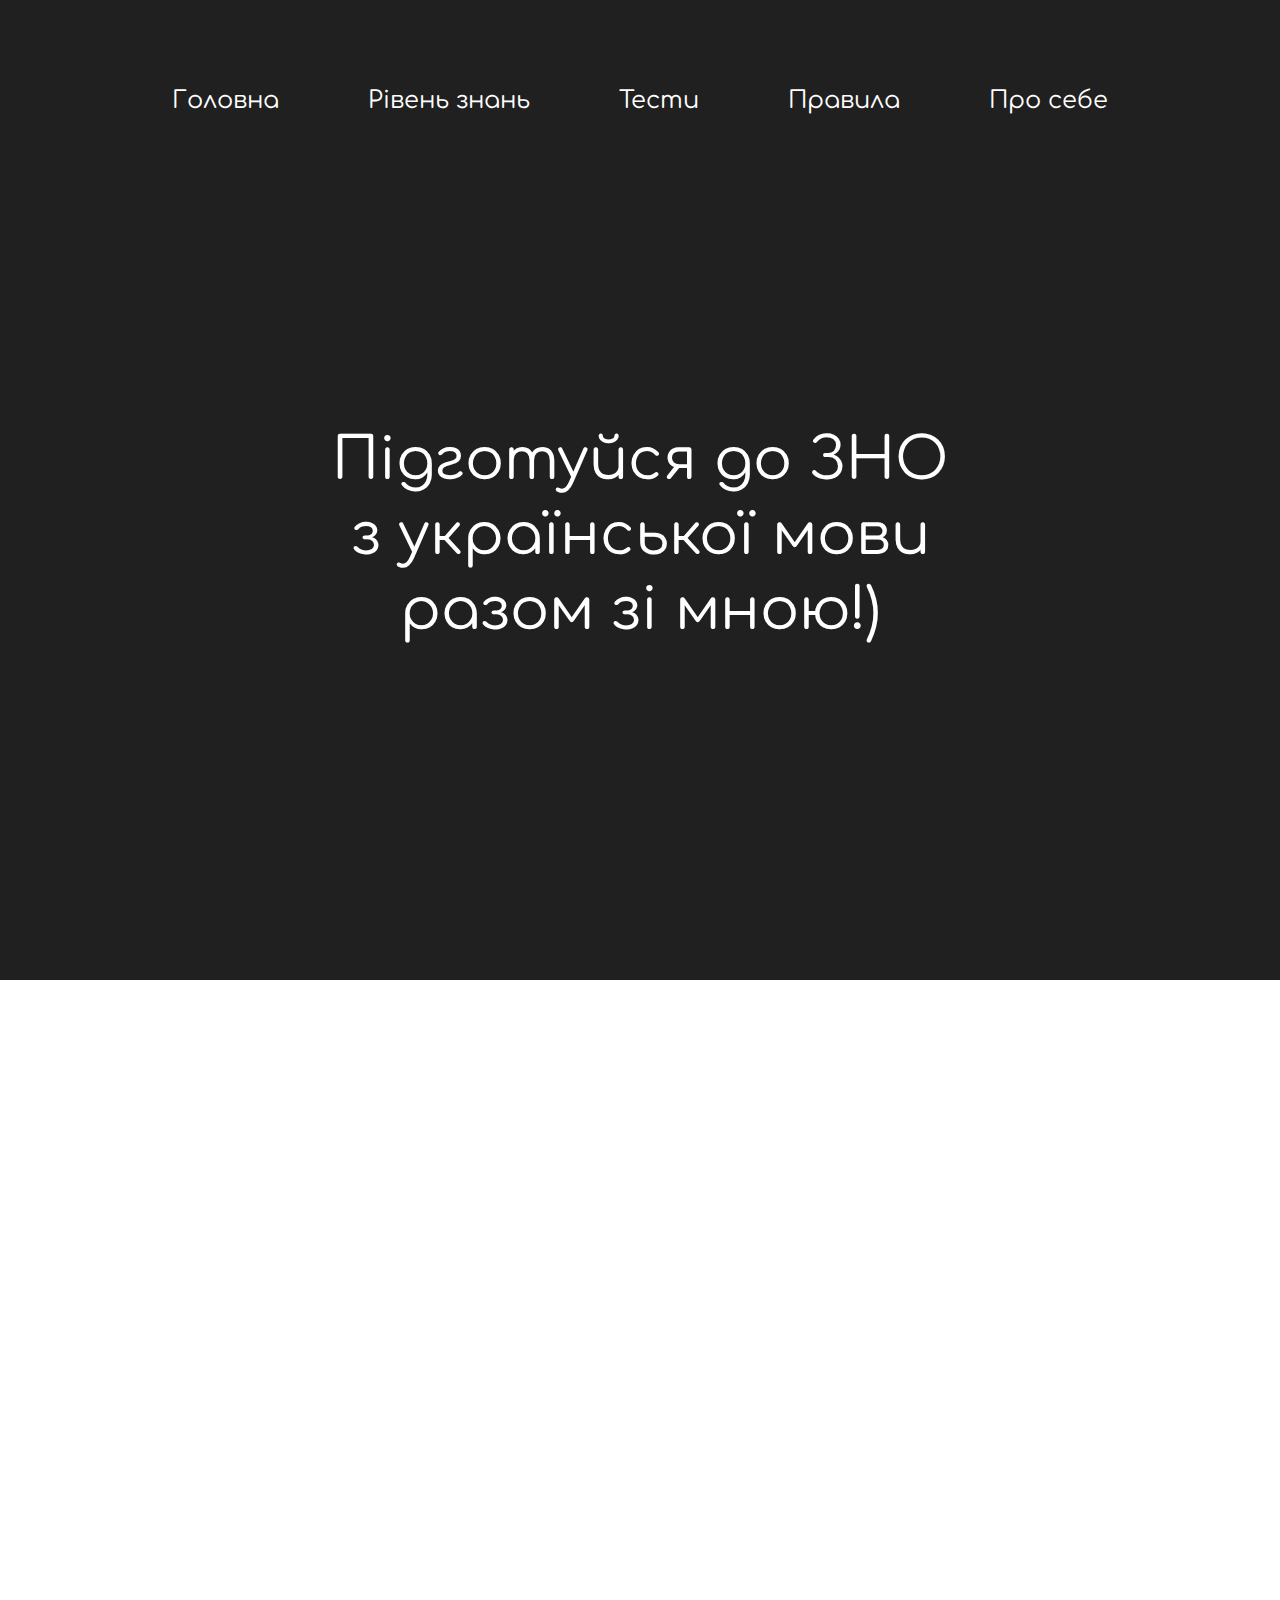
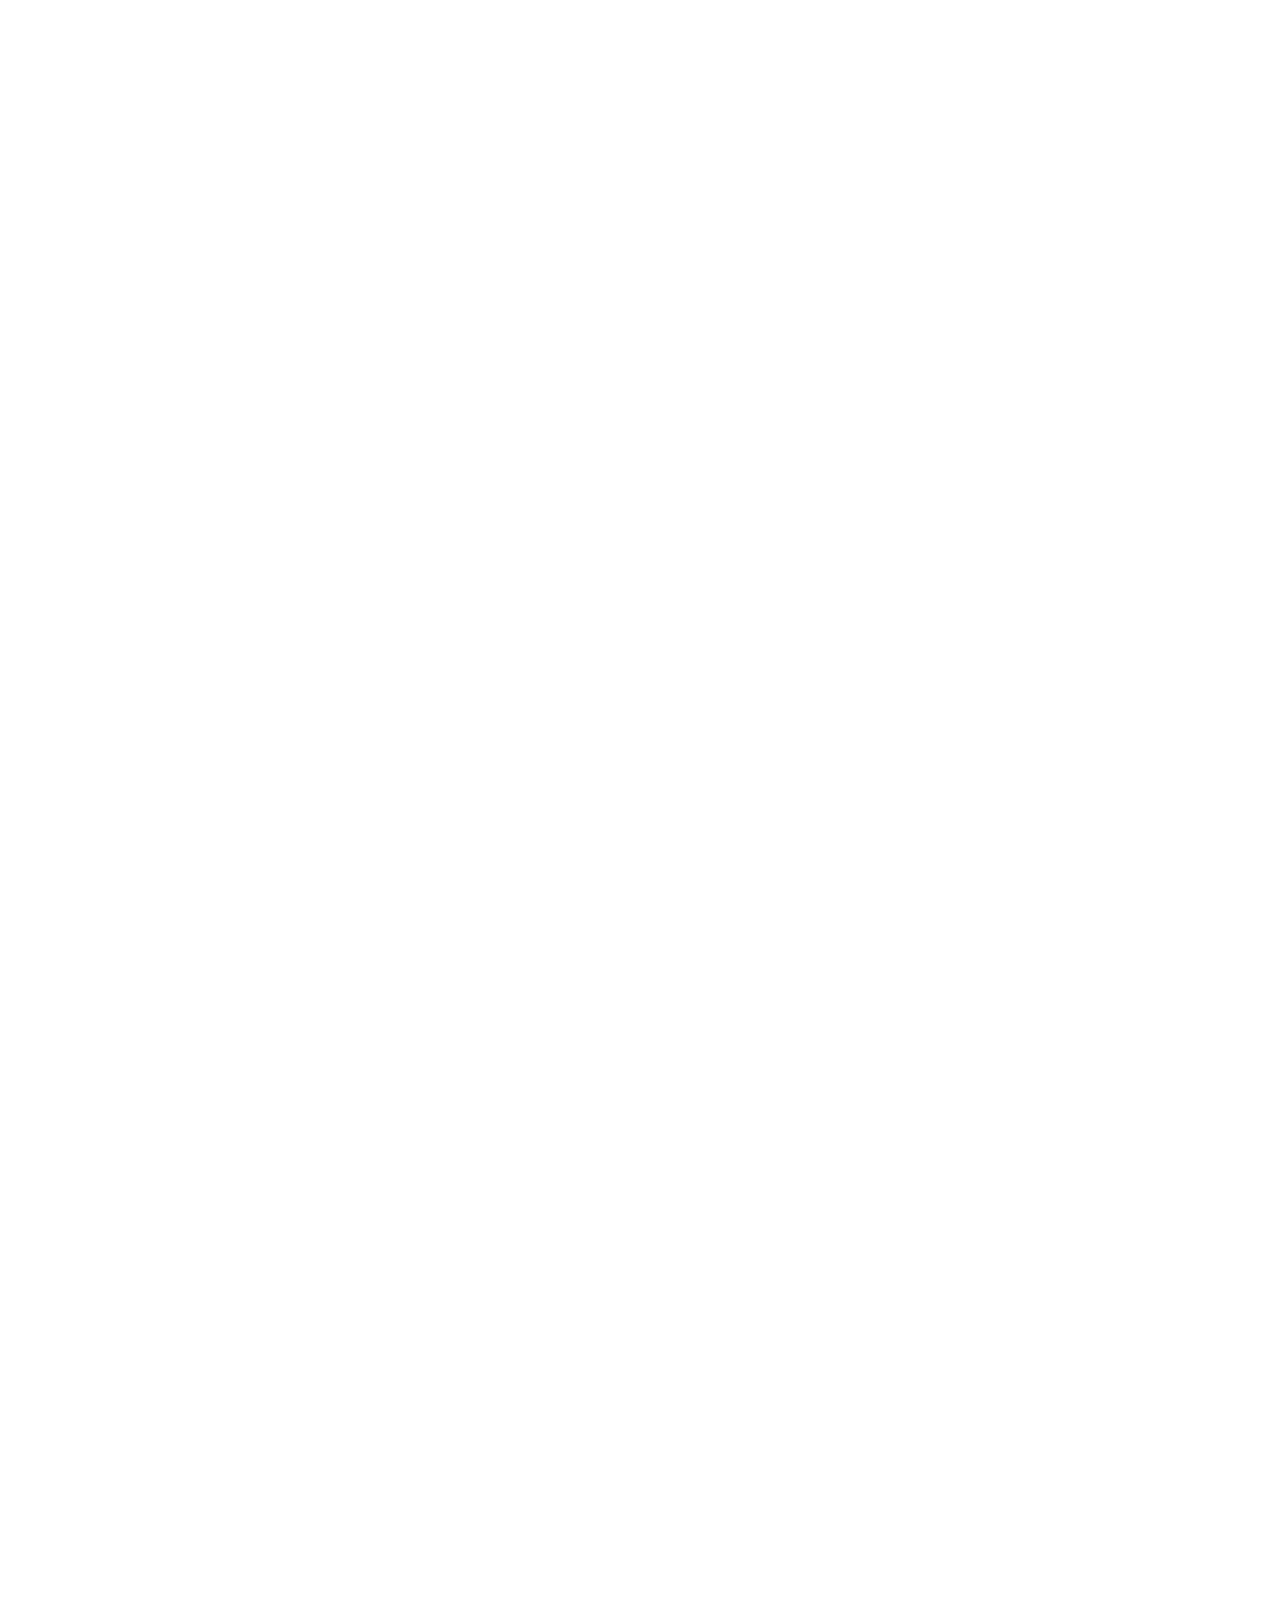
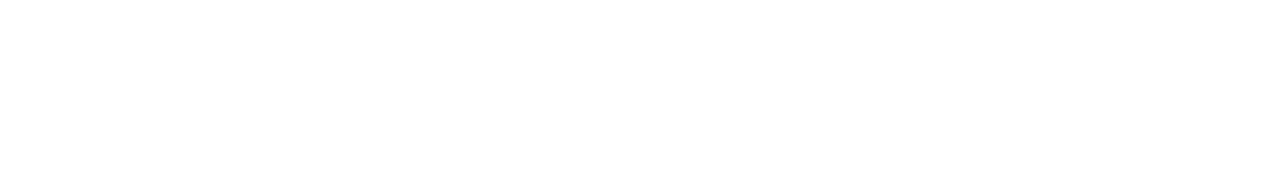
<file: index.html>
<!DOCTYPE html>
<html lang="en">
<head>
    <link href="https://unpkg.com/aos@2.3.1/dist/aos.css" rel="stylesheet">
    <link rel="stylesheet" href="style.css">
    <link rel="stylesheet" href="media.css">
    <meta charset="UTF-8">
    <meta name="viewport" content="width=device-width, initial-scale=1.0">
    <title>Document</title>
</head>
<body>
<div id="body">
<div class="container">
    <input id="toggle" type="checkbox">
    <label class="toggle-container" for="toggle">
    <span class="button button-toggle"></span>
    </label>
    <nav class="nav">
    <a rel="nofollow" rel="noreferrer" class="nav-item" href="mainPage.html">Головна</a>
    <a rel="nofollow" rel="noreferrer" class="nav-item" href="checktest/proverkaZnan.html">Рівень знань</a>
    <a rel="nofollow" rel="noreferrer" class="nav-item" href="tests.html">Тести</a>
    <a rel="nofollow" rel="noreferrer" class="nav-item" href="https://testportal.gov.ua/zbirayemos-na-zno/">Правила</a>
    <a rel="nofollow" rel="noreferrer" class="nav-item" href="#about-section"> Про себе</a>
    </nav>
    <div class="dummy-content">
        <span>Підготуйся до ЗНО </span>
        <span>з української мови</span>
        <span>разом зі мною!)</span>
    </div>
</div>
<div id="wrapper">
    <div id="nav">
        <ul id="nav-list">
            <a href="mainPage.html" class="nav-items">Головна</a>
            <a href="./checktest/proverkaZnan.html" class="nav-items">Рівень знань</a>
            <a href="tests.html" class="nav-items">Тести</a>
            <a href="https://testportal.gov.ua/zbirayemos-na-zno/" class="nav-items">Правила</a>
            <a href="#about-section" class="nav-items">Про себе</a>
        </ul>
    </div>
    <div id="header-title">
        <span>Підготуйся до ЗНО </span>
        <span>з української мови</span>
        <span>разом зі мною!)</span>
    </div>
</div>


    
<div id="about-section" name="about-section" data-aos="fade-right">
     <div id="about-content"> 
        <span id="about-title">Трішки про себе й сайт</span>
        <img src="pictures/NotCrash.jpg" alt="">
        <span id="about-me">⠀⠀⠀⠀Я учень 11 класу Криворізького Покровського ліцея. Я навчаюсь на фізико-математичному факультеті й обожнюю точні науки, а ось з українською мовою в мене великі проблеми 
        (одним словом - я її Зовсім не знаю).<br>⠀⠀⠀⠀Як і всі одинадцятикласники я здаю зовнішнє незалежне оцінювання в 2021 році. І мені дуже важко дається цей предмет: мільйони правил та 
        вийнятків, які ще не завжди працюють (я думаю ви мене розумієте).<br>⠀⠀⠀⠀Подивившись на мою ситуацію з сторони я зрозомів, що єдиний шлях вивчити бодай щось 
        що для того щоб вивчити мову потрібно займатися св тому я 
        вриішив створити сайт, поки я буду його розробляти я й сам вивчу багато правил та віришу немало тестів і також допоможу деяким учням</span>
    </div>  
</div>




<div id="test-promo" data-aos="fade-right">
    <div id="test-promo-content">
        <span>Тести з української мови</span> 
        <div id="level-block">
            <a href="checktest/proverkaZnan.html">Перевір свій рівень підготовки за 15 хвилин</a>
            <a href="tests.html">Проходь тести та вивчай новий матеріал</a>
        </div>
        <img src="pictures/test23x.png" alt="">
    </div>
</div>
<div id="feedback" data-aos="fade-right">
    <div id="feedback-content">
        <form action="">
            <label for="text">Форма зворотнього звязку</label>
            <input type="text" placeholder="Ваш email">
            <input type="text" placeholder="Ваша пропозиція">
            <input type="button" value="Відправити" id="troyan-btn">
        </form>
    </div>
</div>
<div id="footer" data-aos="fade-right">
    <div id=footer-content>
        <div id="social-links">
            <a href="https://www.instagram.com/main.selik/"><img src="pictures/instagram.png" alt=""></a>
            <a href="https://twitter.com/?lang=uk"><img src="pictures/twitter.png" alt=""></a>
            <a href="https://www.tiktok.com/uk-UA"><img src="pictures/tiktok.png" alt=""></a>
            <a href="https://www.youtube.com"><img src="pictures/youtube.png" alt=""></a>
        </div>
        <div id="rights">
            <span>Всі права захищені мною, 2021</span>
        </div>
    </div>    
</div>
</div>
<div id="message-info" class="none">
    <div id="message-info-content">
        <span>Спасибі за ваш відгук <img src="pictures/galochka.png" alt=""> </span>
        <span>НЕ ЗВЕРТАЙТЕ УВАГУ НА ДИЗАЙН</span>
        <button id="window-close">X</button>
    </div>
</div>
<div id="pop-up" class="none">
    <div id="pop-up-con">
        <span>Це моє вспливаюче вікно, для реклами</span>
        <video controls="controls" preload="auto" autoplay="true" loop="true" muted="muted">
            <source autoplay src="scrimmer.mp4" type='video/mp4; codecs="avc1.42E01E, mp4a.40.2"'>
        </video>
        <button id="pop-up-close">X</button>
    </div>
</div>
<script src="mainPage.js"></script>
<script src="https://unpkg.com/aos@2.3.1/dist/aos.js"></script>
<script>
    AOS.init();
  </script>
</body>
</html>
</file>
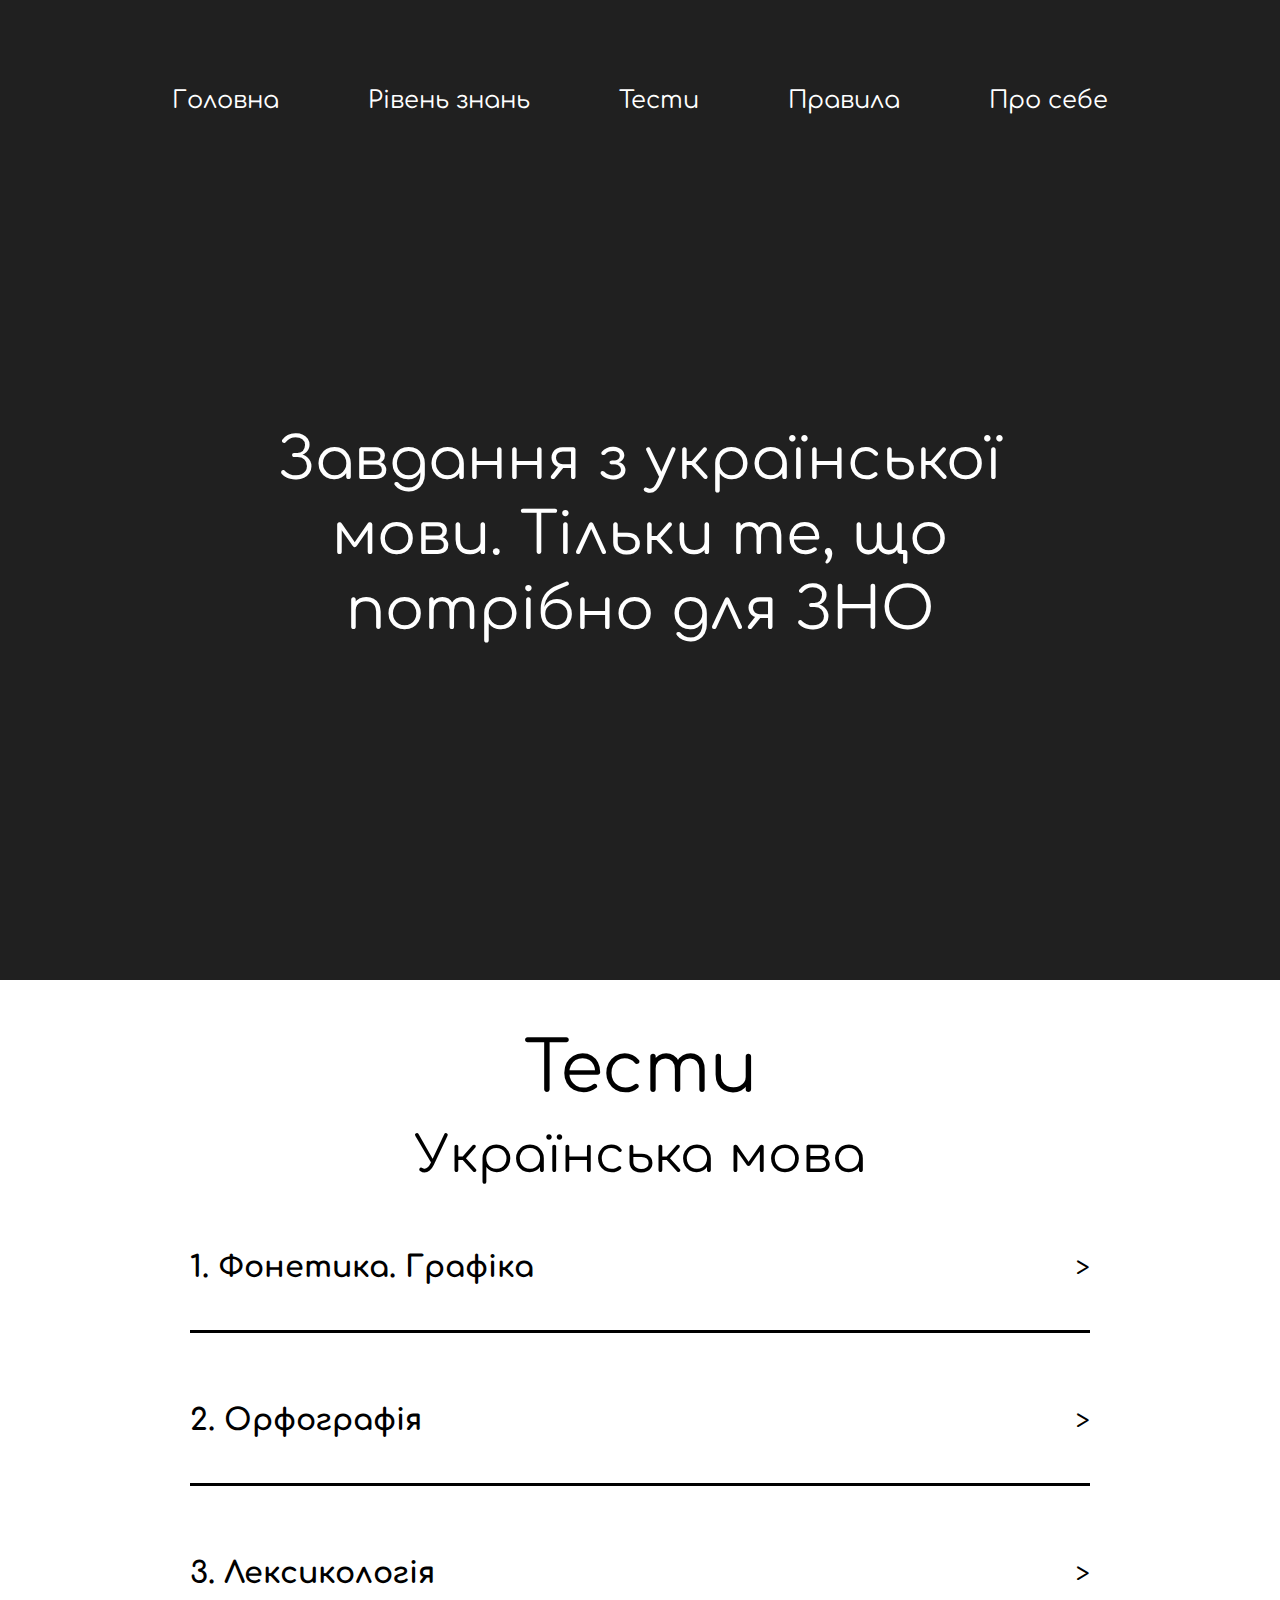
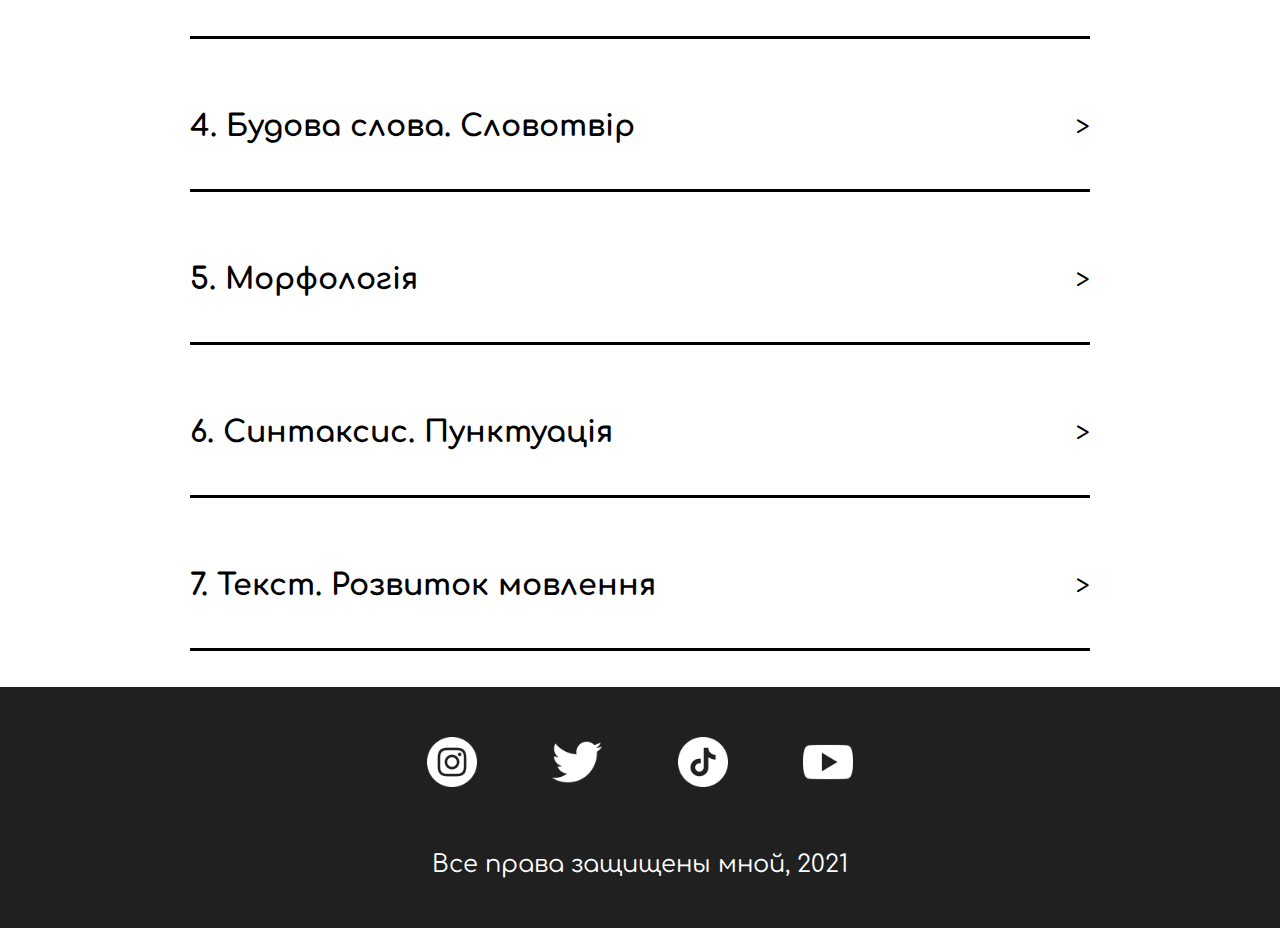
<file: tests.html>
<!DOCTYPE html>
<html lang="en">
<head>
    <link rel="stylesheet" href="test-style.css">
    <link rel="stylesheet" href="style.css">
    <link rel="stylesheet" href="media.css">
    <meta charset="UTF-8">
    <meta name="viewport" content="width=device-width, initial-scale=1.0">
    <title>Document</title>
</head>
<body>
<div class="container">
    <input id="toggle" type="checkbox">
    <label class="toggle-container" for="toggle">
    <span class="button button-toggle"></span>
    </label>

    <nav class="nav">
    <a rel="nofollow" rel="noreferrer" class="nav-item" href="mainPage.html">Головна</a>
    <a rel="nofollow" rel="noreferrer" class="nav-item" href="checktest/proverkaZnan.html">Рівень знань</a>
    <a rel="nofollow" rel="noreferrer" class="nav-item" href="tests.html">Тести</a>
    <a rel="nofollow" rel="noreferrer" class="nav-item" href="https://testportal.gov.ua/zbirayemos-na-zno/">Правила</a>
    <a rel="nofollow" rel="noreferrer" class="nav-item" href="mainPage.html#about-section">Про себе</a>
    </nav>
    <div class="dummy-content">
        <span>Завдання з української </span>
        <span>мови. Тільки те, що</span>
        <span>потрібно для ЗНО</span>
    </div>
</div>
<div id="wrapper">
        <div id="nav">
            <ul id="nav-list">
                <a href="mainPage.html" class="nav-items">Головна</a>
                <a href="checktest/proverkaZnan.html" class="nav-items">Рівень знань</a>
                <a href="tests.html" class="nav-items">Тести</a>
                <a href="https://testportal.gov.ua/zbirayemos-na-zno/" class="nav-items">Правила</a>
                <a href="mainPage.html#about-section"  class="nav-items">Про себе</a>
            </ul>
        </div>
        <div id="header-title">
            <span>Завдання з української</span>
            <span>мови. Тільки те, що</span>
            <span>потрібно для ЗНО</span>
        </div>
</div>
<div id="tests-container1">
    <div id="content1">
        <span>Тести</span>
        <div id="test-struc">
            <span>Українська мова</span>
            <ul id="test-list">
                <li class="test-items">
                    <button> <b>1. Фонетика. Графіка</b>
                        <small class="ikon-btns">></small>
                    </button>
                    <a href="alltests/sklad.html" class="invisible1">
                        <span>Склад. Наголос</span>
                        <div>Почати</div>
                    </a>
                    <a href="alltests/sound.html" class="invisible1">
                        <span>Співвідношення звуків і букв</span>
                        <div>Почати</div>
                    </a>
                </li>
                <li class="test-items">
                    <button> <b>2. Орфографія</b>
                        <small class="ikon-btns">></small>
                    </button>
                    <a href="alltests/pravopisIOE.html" class="invisible2">
                        <span>Правопис літер, що позначають ненаголошені голосні е, и, о</span>
                        <div>Почати</div>
                    </a>
                    <a href="alltests/prefiks.html" class="invisible2">
                        <span>Правопис префіксів</span>
                        <div>Почати</div>
                    </a>
                    <a href="" class="invisible2">
                        <span>Спрощення в групах приголосних</span>
                        <div>Почати</div>
                    </a>
                    <a href="" class="invisible2">
                        <span>Зміни приголосних при творенні слів</span>
                        <div>Почати</div>
                    </a>
                    <a href="" class="invisible2">
                        <span>Апостроф</span>
                        <div>Почати</div>
                    </a>
                    <a href="" class="invisible2">
                        <span>Знак м’якшення </span>
                        <div>Почати</div>
                    </a>
                    <a href="" class="invisible2">
                        <span>Сполучення йо, ьо</span>
                        <div>Почати</div>
                    </a>
                    <a href="" class="invisible2">
                        <span>Подвоєння літер</span>
                        <div>Почати</div>
                    </a>
                    <a href="" class="invisible2">
                        <span>Написання слів іншомовного походження</span>
                        <div>Почати</div>
                    </a>
                    <a href="" class="invisible2">
                        <span>Велика літера та лапки у власних назвах</span>
                        <div>Почати</div>
                    </a>
                    <a href="" class="invisible2">
                        <span>Складні слова</span>
                        <div>Почати</div>
                    </a>
                    <a href="" class="invisible2">
                        <span>Правопис не з різними частинами мови</span>
                        <div>Почати</div>
                    </a>
                    <a href="" class="invisible2">
                        <span>Основні випадки чергування у–в, і–й</span>
                        <div>Почати</div>
                    </a>
                </li>
                <li class="test-items">
                    <button> <b>3. Лексикологія</b>
                        <small class="ikon-btns">></small>
                    </button>
                    <a href="" class="invisible3">
                        <span>Лексичне значення</span>
                        <div>Почати</div>
                    </a>
                    <a href="" class="invisible3">
                        <span>Синоніми. Антоніми. Омоніми</span>
                        <div>Почати</div>
                    </a>
                    <a href="" class="invisible3">
                        <span>Лексика: лексична помилка</span>
                        <div>Почати</div>
                    </a>
                    <a href="" class="invisible3">
                        <span>Фразеологія</span>
                        <div>Почати</div>
                    </a>
                </li>
                <li class="test-items">
                    <button> <b>4. Будова слова. Словотвір</b>
                        <small class="ikon-btns">></small>
                    </button>
                    <a href="" class="invisible4">
                        <span>Будова слова. Словотвір</span>
                        <div>Почати</div>
                    </a>
                </li>
                <li class="test-items">
                    <button> <b>5. Морфологія</b>
                        <small class="ikon-btns">></small>
                    </button>
                    <a href="" class="invisible5">
                        <span>Класифікація частин мови</span>
                        <div>Почати</div>
                    </a>
                    <a href="" class="invisible5">
                        <span>Іменник: рід і число іменників</span>
                        <div>Почати</div>
                    </a>
                    <a href="" class="invisible5">
                        <span>Прикметник</span>
                        <div>Почати</div>
                    </a>
                    <a href="" class="invisible5">
                        <span>Числівник</span>
                        <div>Почати</div>
                    </a>
                </li>
                <li class="test-items">
                    <button> <b>6. Синтаксис. Пунктуація</b>
                        <small class="ikon-btns">></small>
                    </button>
                    <a href="" class="invisible6">
                        <span>Словосполучення</span>
                        <div>Почати</div>
                    </a>
                    <a href="" class="invisible6">
                        <span>Головні члени речення</span>
                        <div>Почати</div>
                    </a>
                    <a href="" class="invisible6">
                        <span>Однорідні члени речення</span>
                        <div>Почати</div>
                    </a>
                    <a href="" class="invisible6">
                        <span>Відокремлена обставина</span>
                        <div>Почати</div>
                    </a>
                </li>
                <li class="test-items">
                    <button> <b>7. Текст. Розвиток мовлення</b>
                        <small class="ikon-btns">></small>
                    </button>
                    <a href="" class="invisible7">
                        <span>Аналіз тексту «Синє яблуко для Ілонки»</span>
                        <div>Почати</div>
                    </a>
                    <a href="" class="invisible7">
                        <span>Аналіз тексту «Маленький шлях»</span>
                        <div>Почати</div>
                    </a>
                </li>
            </ul>             
        </div>
    </div>
</div>
<div id="footer">
    <div id=footer-content>
        <div id="social-links">
            <a href="https://www.instagram.com/main.selik/"><img src="pictures/instagram.png" alt=""></a>
            <a href="https://twitter.com/?lang=uk"><img src="pictures/twitter.png" alt=""></a>
            <a href="https://www.tiktok.com/uk-UA"><img src="pictures/tiktok.png" alt=""></a>
            <a href="https://www.youtube.com"><img src="pictures/youtube.png" alt=""></a>
        </div>
        <div id="rights">
            <span>Все права защищены мной, 2021</span>
        </div>
    </div>    
</div>
<script src="tests.js"></script>
</body>
</html>
</file>
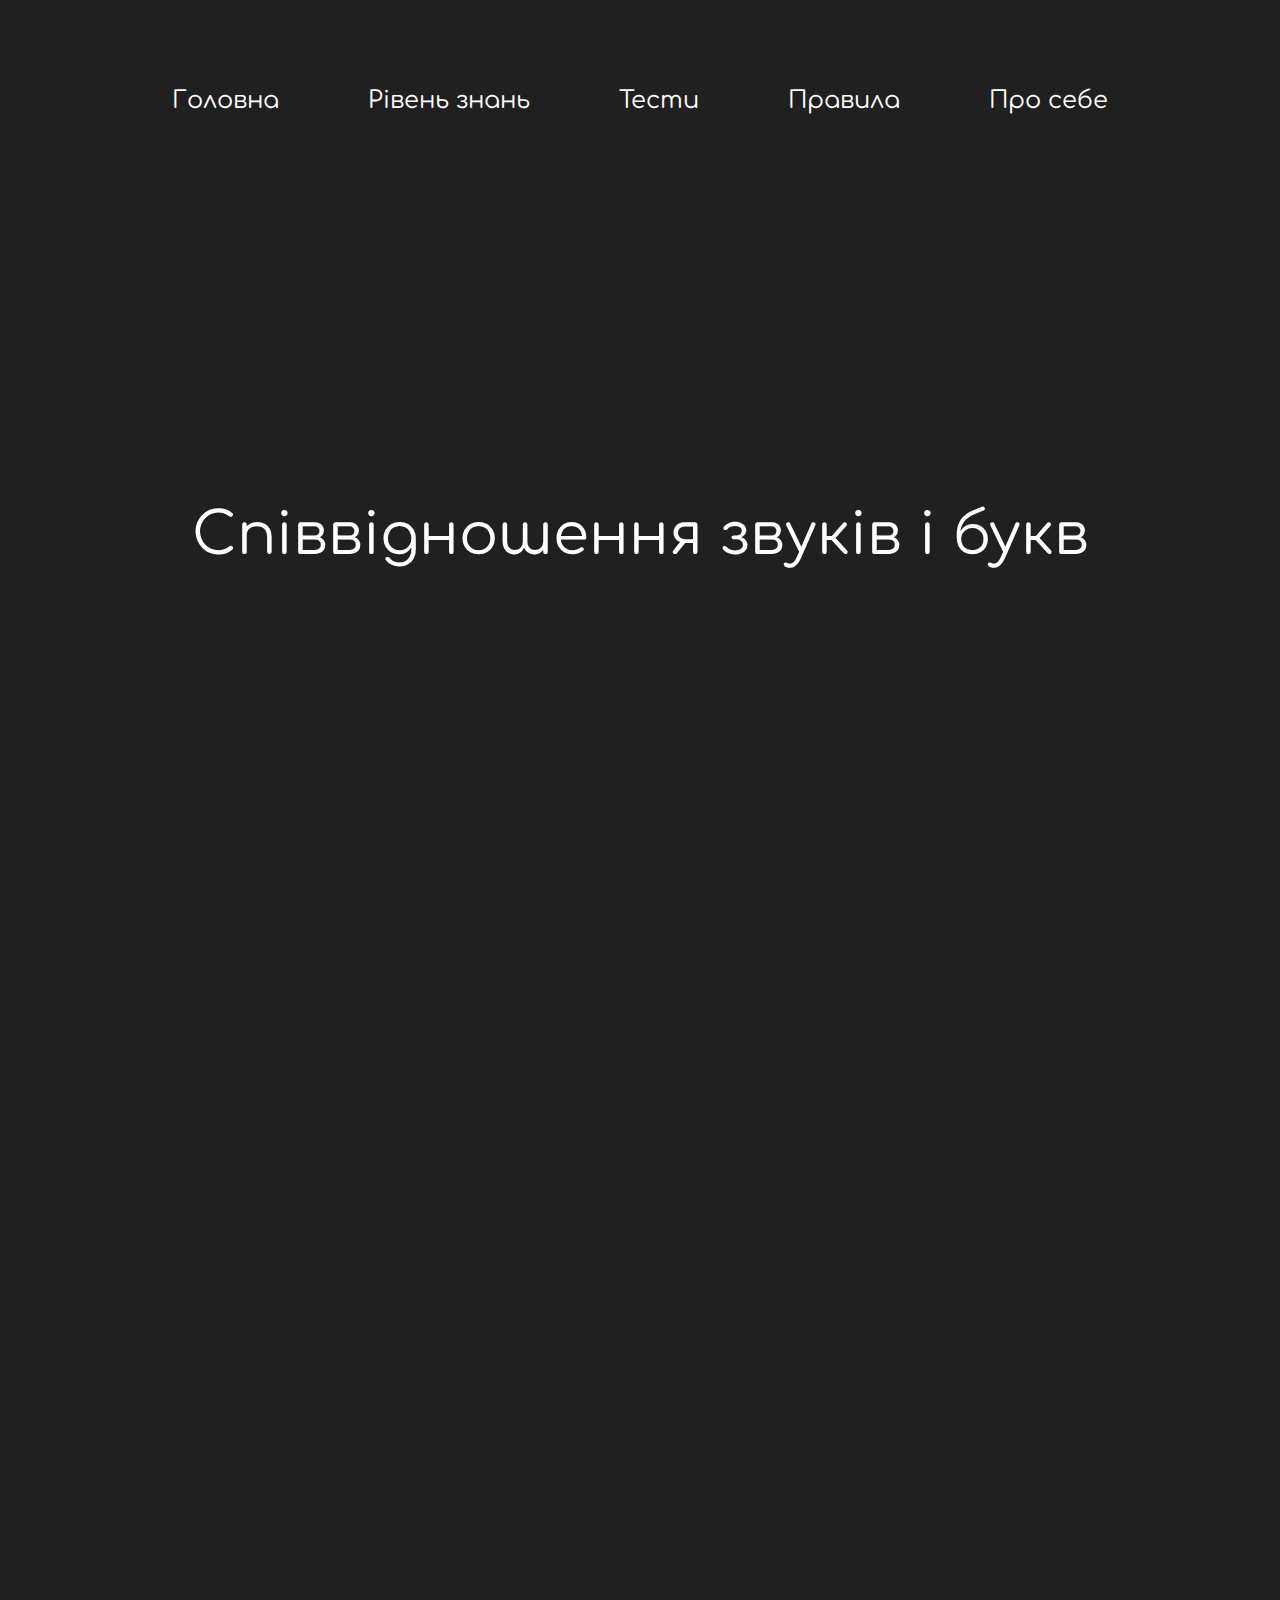
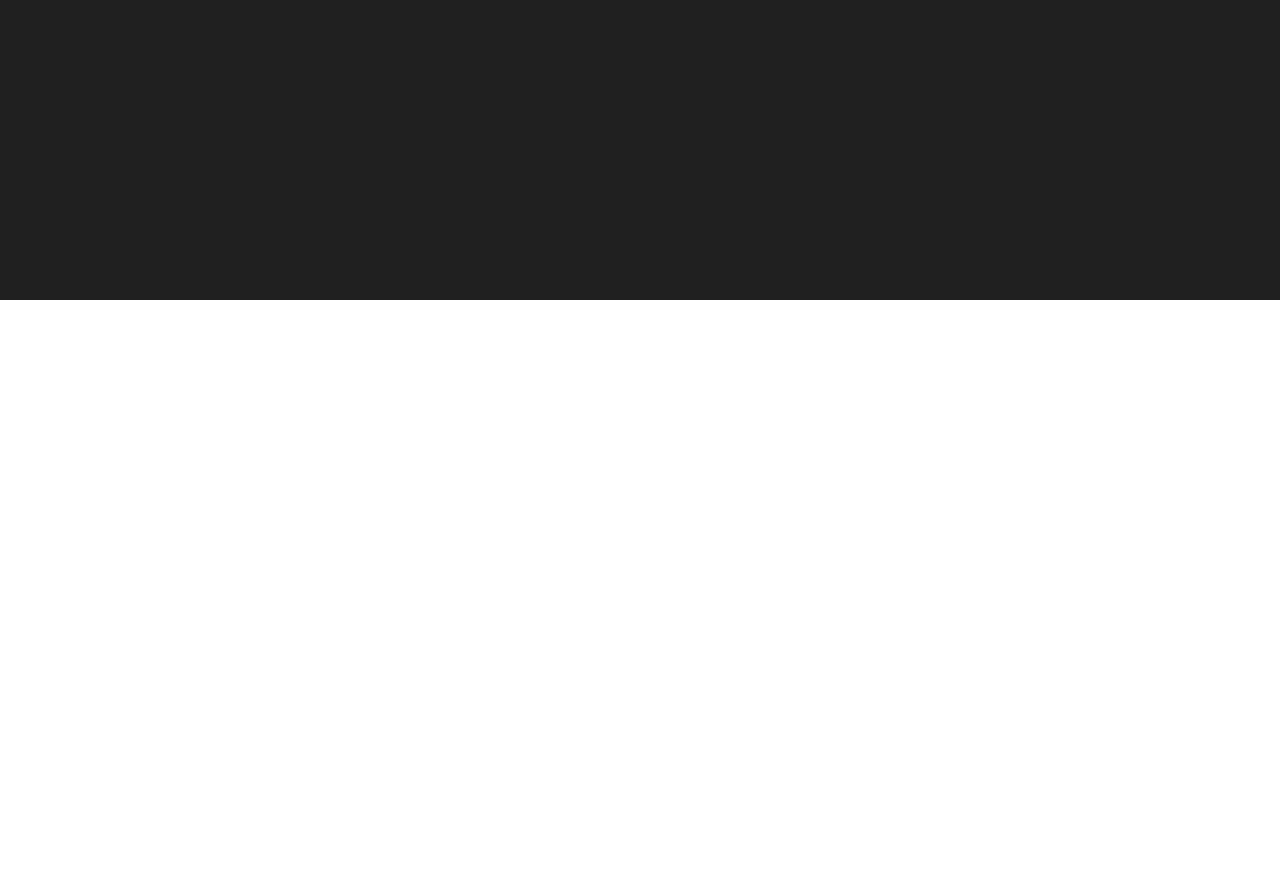
<file: alltests/pravopisIOE.html>
<!DOCTYPE html>
<html lang="en">
<head>
    <link href="https://unpkg.com/aos@2.3.1/dist/aos.css" rel="stylesheet">
    <link rel="stylesheet" href="../style.css">
    <link rel="stylesheet" href="minitests.css">
    <link rel="stylesheet" href="../media.css">
    <meta charset="UTF-8">
    <meta name="viewport" content="width=device-width, initial-scale=1.0">
    <title>sound</title>
</head>
<body>
    <div id="body">    
        <div class="container">
            <input id="toggle" type="checkbox">
            <label class="toggle-container" for="toggle">
            <span class="button button-toggle"></span>
            </label>
            <nav class="nav">
                <a rel="nofollow" rel="noreferrer" class="nav-item" href="mainPage.html">Головна</a>
                <a rel="nofollow" rel="noreferrer" class="nav-item" href="../checktest/proverkaZnan.html">Рівень знань</a>
                <a rel="nofollow" rel="noreferrer" class="nav-item" href="tests.html">Тести</a>
                <a rel="nofollow" rel="noreferrer" class="nav-item" href="https://testportal.gov.ua/zbirayemos-na-zno/">Правила</a>
                <a rel="nofollow" rel="noreferrer" class="nav-item" href="../mainPage.html#about-section">Про себе</a>
            </nav>
            <div class="dummy-content">
                <span>Співвідношення звуків і букв</span>
    
            </div>
        </div>
        <div id="wrapper">
            <div id="nav">
                <ul id="nav-list">
                    <a href="../mainPage.html" class="nav-items">Головна</a>
                    <a href="../checktest/proverkaZnan.html" class="nav-items">Рівень знань</a>
                    <a href="../tests.html" class="nav-items">Тести</a>
                    <a href="https://testportal.gov.ua/zbirayemos-na-zno/" class="nav-items">Правила</a>
                    <a href="../mainPage.html#about-section" class="nav-items">Про себе</a>
                </ul>
            </div>
            <div id="header-title">
                <span>Співвідношення звуків і букв</span>
            </div>
        </div>
        <div id="task-sect">
            <div class="containertop" data-aos="fade-right">
                <div id="task-list">
                    <div id="description">
                        <span><b>Предмет:</b> УКРАЇНСЬКА МОВА</span>
                        <span><b>Тема:</b> Співвідношення звуків і букв</span>
                        <span><b>Кількість завдань:</b>8 </span>
                    </div>
                    <div class="task-chose">
                        <button class="choose-items">1</button>
                        <button class="choose-items">2</button>
                        <button class="choose-items">3</button>
                        <button class="choose-items">4</button>
                        <button class="choose-items">5</button>
                        <button class="choose-items">6</button>
                        <button class="choose-items">7</button>
                        <button class="choose-items">8</button>
                    </div>
                </div>
                <div class="tasks visible" >
                    <div class="sklad0-content">
                        <div class="taskstoanswers">
                            <span>1. Однакова кількість звуків і букв у всіх словах рядках </span>
                            <div class="varity0">
                                <span><b>A</b>⠀заїжджати, щирість, їстоньки</span>
                                <span><b>Б</b>⠀дзвонити, п'ятниць, український </span>
                                <span><b>В</b>⠀йодистий, з'єднування, сьогодення</span>
                                <span><b>Г</b>⠀сприйнятий, щебечуть, джміль</span>
                                <span><b>Д</b>⠀висаджують, зозулястий, перемивають</span>
                            </div>
                        </div>
                        <div class="answers">
                            <span id="answerChoosing">Позначте відповіді:</span>
                            <form class="form-sklad0" action="">
                                <table>
                                    <tbody>
                                        <tr>
                                            <th>А</th>
                                            <th>Б</th>
                                            <th>В</th>
                                            <th>Г</th>
                                            <th>Д</th>
                                        </tr>
                                        <tr>
                                            <th><input type="radio" name="a" value="true" class="radio-style1"></th>
                                            <th><input type="radio" name="a" value="false" class="radio-style1"></th>
                                            <th><input type="radio" name="a" value="false" class="radio-style1"></th>
                                            <th><input type="radio" name="a" value="false" class="radio-style1"></th>
                                            <th><input type="radio" name="a" value="false" class="radio-style1"></th>
                                        </tr>
                                    </tbody>
                                </table>
                            </form>
                        </div>
                    </div>
                    <div class="answer-btns">
                        <button id="readComentar">Читати коментар</button>
                        <button id="checkbtn" >Відповісти</button>
                    </div>
                    <button class="nexttask">Наступне завдання</button>
                    <div class="comentar">
                        <span class="comentar-zag">Коментар</span>
                        <span class="comentar-podzag">Завдання перевіряє вміння визначати звукове значення букв у слові.</span>
                        <span class="comentar-main">Букви я, ю, є позначають два звуки в таких випадках: на початку слова, після голосного, після апострофа та м’якого знака. Буква ї завжди передає два звуки. У решті випадків вони передають м’якість попередніх приголосних і звуки [а], [у], [е].
    
                            М’який знак не передає звук, а лише позначає м’якість попереднього приголосного. Отже, у словах із м’яким знаком звуків завжди менше.
                            
                            Африкати ДЖ та ДЗ також передають один звук.
                            
                            Буква Щ завжди передає два звуки – [шч].
                            
                            Подвоєні приголосні завжди передають один звук.
                            
                            А тепер застосуємо цей матеріал до нашого завдання.
                            
                            У рядку Б у словах якість та український однакова кількість звуків, а у слові кукурудза на один звук менше.
                            
                            У рядку В у словах гайок та об’єднування однакова кількість звуків, а у слові сьогодення на два звуки менше.
                            
                            У рядку Г у словах серйозний, щебечуть однакова кількість звуків, а у слові джміль на два звуки менше.
                            
                            У рядку Д у слові кар’єра – на один звук більше, а у словах рюкзак і перемивають однакова кількість букв і звуків.
                            
                            У рядку А у словах п’ятниця, їстоньки, яблунька однакова кількість букв і звуків.</span>
                        <span class="comentar-answer">Відповідь – А.</span>
                    </div>
                </div>
                <div class="tasks" >
                    <div class="sklad0-content">
                        <div class="taskstoanswers">
                        <span>2. Букви я, ю, є позначають два звуки в кожному слові рядка</span>
                            <div class="varity0">
                                <span><b>A</b>⠀бутоньєрка, святковий, в'юн</span>
                                <span><b>Б</b>⠀екологія, повітря, обов'язок</span>
                                <span><b>В</b>⠀надвечір'я, мрія, браконьєр</span>
                                <span><b>Г</b>⠀весілля, явір, ластів'ятко</span>
                                <span><b>Д</b>⠀пацієнт, люстерко, жульєн</span>
                            </div>
                        </div>
                        <div class="answers">
                            <span id="answerChoosing">Позначте відповіді:</span>
                            <form class="form-sklad0" action="">
                                <table>
                                    <tbody>
                                        <tr>
                                            <th>А</th>
                                            <th>Б</th>
                                            <th>В</th>
                                            <th>Г</th>
                                            <th>Д</th>
                                        </tr>
                                        <tr>
                                            <th><input type="radio" name="a" value="false" class="radio-style2"></th>
                                            <th><input type="radio" name="a" value="false" class="radio-style2"></th>
                                            <th><input type="radio" name="a" value="true" class="radio-style2"></th>
                                            <th><input type="radio" name="a" value="false" class="radio-style2"></th>
                                            <th><input type="radio" name="a" value="false" class="radio-style2"></th>
                                        </tr>
                                    </tbody>
                                </table>
                            </form>
                        </div>
                    </div>
                    <div class="answer-btns">
                        <button id="readComentar">Читати коментар</button>
                        <button id="checkbtn" >Відповісти</button>
                    </div>
                    <button class="nexttask">Наступне завдання</button>
                    <div class="comentar">
                        <span class="comentar-zag">Коментар</span>
                        <span class="comentar-podzag">Завдання перевіряє вміння визначати звукове значення букв у слові.</span>
                        <span class="comentar-main">Букви я, ю, є позначають два звуки в таких випадках:<br>
    
                            на початку слова,<br>
                            після голосного,<br>
                            після апострофа та м’якого знака.<br>
                            У решті випадків вони передають м’якість попередніх приголосних і звуки [а], [у], [е].
                            
                            Отже, у словах святковий, повітря, весілля, люстерко букви я, ю, є, не позначатимуть два звуки.
                            
                            У решті слів ці букви вживаються на позначення двох звуків.</span>
                        <span class="comentar-answer">Відповідь – В.</span>
                    </div>
                </div>
                <div class="tasks" >
                    <div class="sklad0-content">
                        <div class="taskstoanswers">
                        <span>3. Звук [д] є в кожному слові рядка
    
                        </span>
                            <div class="varity0">
                                <span><b>A</b>⠀кладка, футболіст, город</span>
                                <span><b>Б</b>⠀ведмідь, десять, джерело</span>
                                <span><b>В</b>⠀баскетбол, душа, дзвінок</span>
                                <span><b>Г</b>⠀податок, дятел, звідти</span>
                                <span><b>Г</b>⠀дитина, боротьба, день</span>
                            </div>
                        </div>
                        <div class="answers">
                            <span id="answerChoosing">Позначте відповіді:</span>
                            <form class="form-sklad0" action="">
                                <table>
                                    <tbody>
                                        <tr>
                                            <th>А</th>
                                            <th>Б</th>
                                            <th>В</th>
                                            <th>Г</th>
                                            <th>Д</th>
                                        </tr>
                                        <tr>
                                            <th><input type="radio" name="a" value="true" class="radio-style3"></th>
                                            <th><input type="radio" name="a" value="false" class="radio-style3"></th>
                                            <th><input type="radio" name="a" value="false" class="radio-style3"></th>
                                            <th><input type="radio" name="a" value="false" class="radio-style3"></th>
                                            <th><input type="radio" name="a" value="false" class="radio-style3"></th>
                                        </tr>
                                    </tbody>
                                </table>
                            </form>
                        </div>
                    </div>
                    <div class="answer-btns">
                        <button id="readComentar">Читати коментар</button>
                        <button id="checkbtn" >Відповісти</button>
                    </div>
                    <button class="nexttask">Наступне завдання</button>
                    <div class="comentar">
                        <span class="comentar-zag">Коментар</span>
                        <span class="comentar-podzag">Це завдання перевіряє орфоепічні навички.</span>
                        <span class="comentar-main">Звук [т] перед наступним дзвінким приголосним уподібнюється за дзвінкістю й вимовляє
                            ться як [д]. Тож правильною відповіддю є «кладка, футболіст, город», бо вимовляємо «фу[д]боліст».</span>
                        <span class="comentar-answer">Відповідь – А.</span>
                    </div>
                </div>
                <div class="tasks" >
                    <div class="sklad0-content">
                        <div class="taskstoanswers">
                        <span>4.Чергування приголосних за дієвідмінювання відбувається в усіх дієсловах у рядку</span>
                            <div class="varity0">
                                <span><b>A</b>⠀берегти, пекти, летіти</span>
                                <span><b>Б</b>⠀писати, просити, вірити</span>
                                <span><b>В</b>⠀простити, грати, їздити</span>
                                <span><b>Г</b>⠀читати, любити, водити</span>
                                <span><b>Д</b>⠀ловити, бігти, шити</span>
                            </div>
                        </div>
                        <div class="answers">
                            <span id="answerChoosing">Позначте відповіді:</span>
                            <form class="form-sklad0" action="">
                                <table>
                                    <tbody>
                                        <tr>
                                            <th>А</th>
                                            <th>Б</th>
                                            <th>В</th>
                                            <th>Г</th>
                                            <th>Д</th>
                                        </tr>
                                        <tr>
                                            <th><input type="radio" name="a" value="true" class="radio-style4"></th>
                                            <th><input type="radio" name="a" value="false" class="radio-style4"></th>
                                            <th><input type="radio" name="a" value="false" class="radio-style4"></th>
                                            <th><input type="radio" name="a" value="false" class="radio-style4"></th>
                                            <th><input type="radio" name="a" value="false" class="radio-style4"></th>
                                        </tr>
                                    </tbody>
                                </table>
                            </form>
                        </div>
                    </div>
                    <div class="answer-btns">
                        <button id="readComentar">Читати коментар</button>
                        <button id="checkbtn" >Відповісти</button>
                    </div>
                    <button class="nexttask">Наступне завдання</button>
                    <div class="comentar">
                        <span class="comentar-zag">Коментар</span>
                        <span class="comentar-podzag">Завдання перевіряє рівень ваших орфоепічних наЗавдання перевіряє ваше вміння правильно утворювати форми дієслів, ураховуючи чергування приголосних звуків.вичок.</span>
                        <span class="comentar-main">В українській мові при зміні дієслів відбуваються чергування приголосних:<br>
    
                            г – ж: береГти – береЖу, біГти – біЖу;<br>
                            
                            к – ч: пеКти – пеЧу;<br>
                            
                            т – ч: леТіти – леЧу,<br>
                            
                            с – ш: пиСати – пиШу; проСити – проШу;<br>
                            
                            ст – щ: проСТити – проЩу;<br>
                            
                            зд – ждж: їЗДити – їЖДЖу;<br>
                            
                            д – дж: воДити – воДЖу:<br>
                            
                            б – бл: люБити – люБЛю<br>
                            
                            в – вл: лоВити – лоВЛю<br>
                            
                            Чергування не відбувається у словах вірити, грати, читати, шити.</span>
                        <span class="comentar-answer">Відповідь – А.</span>
                    </div>
                </div>
                <div class="tasks" >
                    <div class="sklad0-content">
                        <div class="taskstoanswers">
                        <span> 5. Позначте рядок, у якому в усіх словах при вимові відбувається уподібнення приголосних:</span>
                            <div class="varity0">
                                <span><b>A</b>⠀безшумний, доріжка, (на) стежинці, просьба</span>
                                <span><b>Б</b>⠀дьогтю, кузня, пругкий, казка</span>
                                <span><b>В</b>⠀піднігтьовий, зцідити, боротьба, співачці</span>
                                <span><b>Г</b>⠀сережка, двигтить, стіжки, зчистити</span>
                                <span><b>Д</b>⠀пісня, вокзал, рюкзак, ложка</span>
                            </div>
                        </div>
                        <div class="answers">
                            <span id="answerChoosing">Позначте відповіді:</span>
                            <form class="form-sklad0" action="">
                                <table>
                                    <tbody>
                                        <tr>
                                            <th>А</th>
                                            <th>Б</th>
                                            <th>В</th>
                                            <th>Г</th>
                                            <th>Д</th>
                                        </tr>
                                        <tr>
                                            <th><input type="radio" name="a" value="false" class="radio-style5"></th>
                                            <th><input type="radio" name="a" value="false" class="radio-style5"></th>
                                            <th><input type="radio" name="a" value="true" class="radio-style5"></th>
                                            <th><input type="radio" name="a" value="false" class="radio-style5"></th>
                                            <th><input type="radio" name="a" value="false" class="radio-style5"></th>
                                        </tr>
                                    </tbody>
                                </table>
                            </form>
                        </div>
                    </div>
                    <div class="answer-btns">
                        <button id="readComentar">Читати коментар</button>
                        <button id="checkbtn" >Відповісти</button>
                    </div>
                    <button class="nexttask">Наступне завдання</button>
                    <div class="comentar">
                        <span class="comentar-zag">Коментар</span>
                        <span class="comentar-podzag">Завдання перевіряє рівень ваших орфоепічних навичок.</span>
                        <span class="comentar-main">У подібних завданнях зовнішнього незалежного оцінювання завжди пропонують поширені слова,
                            у яких часто трапляються помилки в наголошуванні. Правильно наголошені слова треба вимовляти так: котрИй, кропивА, прИчіп, тризУб.</span>
                        <span class="comentar-answer">Відповідь – В.</span>
                    </div>
                </div>
                <div class="tasks" >
                    <div class="sklad0-content">
                        <div class="taskstoanswers">
                        <span>6. Виділені літери позначають той самий звук у всіх словах рядка</span>
                            <div class="varity0">
                                <span><b>A</b>⠀доріжка, миєшся, широкий</span>
                                <span><b>Б</b>⠀шістсот, Тбілісі, метелиця</span>
                                <span><b>В</b>⠀свято, осінній, просьба</span>
                                <span><b>Г</b>⠀Великдень, аякже, ґрунт</span>
                                <span><b>Д</b>⠀будинок, бджола, Дніпро</span>
                            </div>
                        </div>
                        <div class="answers">
                            <span id="answerChoosing">Позначте відповіді:</span>
                            <form class="form-sklad0" action="">
                                <table>
                                    <tbody>
                                        <tr>
                                            <th>А</th>
                                            <th>Б</th>
                                            <th>В</th>
                                            <th>Г</th>
                                            <th>Д</th>
                                        </tr>
                                        <tr>
                                            <th><input type="radio" name="a" value="false" class="radio-style6"></th>
                                            <th><input type="radio" name="a" value="false" class="radio-style6"></th>
                                            <th><input type="radio" name="a" value="false" class="radio-style6"></th>
                                            <th><input type="radio" name="a" value="true" class="radio-style6"></th>
                                            <th><input type="radio" name="a" value="false" class="radio-style6"></th>
                                        </tr>
                                    </tbody>
                                </table>
                            </form>
                        </div>
                    </div>
                    <div class="answer-btns">
                        <button id="readComentar">Читати коментар</button>
                        <button id="checkbtn" >Відповісти</button>
                    </div>
                    <button class="nexttask">Наступне завдання</button>
                    <div class="comentar">
                        <span class="comentar-zag">Коментар</span>
                        <span class="comentar-podzag">Це завдання перевіряє ваші знання про зміни звуків у потоці мовлення.</span>
                        <span class="comentar-main">Розглянемо рядок з такими слова: шістсот, Тбілісі, метелиця. Підкре
                            слена літера в цих словах позначає різні звуки, тому що у слові шістсот звук [т] не вимовляється; у слові Тбілісі літера т передає звук [д′], адже глухі приголосні перед дзвінкими вимовляються дзвінко, а ще цей приголосний стає м’яким перед наступним пом’якшеним; у слові метелиця літера т передає звук [т].<br>
    
                            У рядку свято, осінній, просьба підкреслена літера теж позначає різні звуки. У слові свято літера с передає звук [с′], адже цей приголосний стає м’яким перед наступним пом’якшеним. У слові осінній теж літера с передає [с′], адже далі – звук [і]. У слові просьба літера с передає звук [з′], адже глухі приголосні перед дзвінкими вимовляються дзвінко, а також є м’яким, бо далі стоїть знак м’якшення.<br>
                            
                            У словах Великдень і аякже літера к передає звук [ґ], адже глухі приголосні перед дзвінкими вимовляються дзвінко. 
                            Отже, у словах Великдень, аякже, ґрунт підкреслена літера позначає один звук.<br>
                            
                            У рядку будинок, бджола, Дніпро підкреслена літера означає різні звуки: у слові будинок літера д передає звук [д];  у слові бджола є африката дж;  у слові Дніпро літера д передає звук [д′], бо далі – м’який приголосний [н′].<br>
                            
                            У слові доріжка літера ж передає звук [ж], у слові миєшся – [с′:], у слові широкий – [ш].</span>
                        <span class="comentar-answer">Відповідь – Г.</span>
                    </div>
                </div>
                <div class="tasks" >
                    <div class="sklad0-content">
                        <div class="taskstoanswers">
                        <span>7. Прикметники із суфіксом -зьк- можна утворити від усіх іменників у рядку</span>
                            <div class="varity0">
                                <span><b>A</b>⠀Париж, Збараж, грек</span>
                                <span><b>Б</b>⠀киргиз, Норвегія, Кавказ</span>
                                <span><b>В</b>⠀Сиракузи, боягуз, Тибет</span>
                                <span><b>Г</b>⠀Запоріжжя, латиш, Світязь</span>
                            </div>
                        </div>
                        <div class="answers">
                            <span id="answerChoosing">Позначте відповіді:</span>
                            <form class="form-sklad0" action="">
                                <table>
                                    <tbody>
                                        <tr>
                                            <th>А</th>
                                            <th>Б</th>
                                            <th>В</th>
                                            <th>Г</th>
                                        </tr>
                                        <tr>
                                            <th><input type="radio" name="a" value="false" class="radio-style7"></th>
                                            <th><input type="radio" name="a" value="true" class="radio-style7"></th>
                                            <th><input type="radio" name="a" value="false" class="radio-style7"></th>
                                            <th><input type="radio" name="a" value="false" class="radio-style7"></th>
                                        </tr>
                                    </tbody>
                                </table>
                            </form>
                        </div>
                    </div>
                    <div class="answer-btns">
                        <button id="readComentar">Читати коментар</button>
                        <button id="checkbtn" >Відповісти</button>
                    </div>
                    <button class="nexttask">Наступне завдання</button>
                    <div class="comentar">
                        <span class="comentar-zag">Коментар</span>
                        <span class="comentar-podzag">Завдання перевіряє ваше вміння правильно утворювати похідні прикметники, ураховуючи чергування приголосних у суфіксах.</span>
                        <span class="comentar-main">Перед суфіксом -ськ- при словотворенні відбуваються такі зміни:<br>
    
                            к, ч, ц + -ськ- = -цьк-: грецький;<br>
                            
                            г, ж, з + -ськ- = - зьк-: паризький, збаразький, кавказький, сиракузький, норвезький, запорізький, боягузький, світязький, киргизький;<br>
                            
                            х, ш, с + -ськ-= -ськ-: латиський.<br>
                            
                            А в словах, корінь яких закінчується на інший приголосний, чергування не відбувається: тибетський.</span>
                        <span class="comentar-answer">Відповідь – Б.</span>
                    </div>
                </div>
                <div class="tasks" >
                    <div class="sklad0-content">
                        <div class="taskstoanswers">
                        <span>8. Однакова кількість звуків і букв у кожному слові рядка</span>
                            <div class="varity0">
                                <span><b>A</b>⠀заощаджувати, ячання, майоліка</span>
                                <span><b>Б</b>⠀перекладати, зав’язь, роз’ятрити</span>
                                <span><b>В</b>⠀узлісся, зчорніти, восьмитонний</span>
                                <span><b>Г</b>⠀колумбієць, щасливий, дзюдоїст</span>
                                <span><b>Д</b>⠀узбережжя, яблунька, розмаїтість</span>
                            </div>
                        </div>
                        <div class="answers">
                            <span id="answerChoosing">Позначте відповіді:</span>
                            <form class="form-sklad0" action="">
                                <table>
                                    <tbody>
                                        <tr>
                                            <th>А</th>
                                            <th>Б</th>
                                            <th>В</th>
                                            <th>Г</th>
                                            <th>Д</th>
                                        </tr>
                                        <tr>
                                            <th><input type="radio" name="a" value="true" class="radio-style8"></th>
                                            <th><input type="radio" name="a" value="false" class="radio-style8"></th>
                                            <th><input type="radio" name="a" value="false" class="radio-style8"></th>
                                            <th><input type="radio" name="a" value="false" class="radio-style8"></th>
                                            <th><input type="radio" name="a" value="false" class="radio-style8"></th>
                                        </tr>
                                    </tbody>
                                </table>
                            </form>
                        </div>
                    </div>
                    <div class="answer-btns">
                        <button id="readComentar">Читати коментар</button>
                        <button id="checkbtn" >Відповісти</button>
                    </div>
                    <button class="finishtest">Завершити тест</button>
                    <div class="comentar">
                        <span class="comentar-zag">Коментар</span>
                        <span class="comentar-podzag">Завдання перевіряє вміння визначати звукове значення букв у слові.</span>
                        <span class="comentar-main">Букви я, ю, є позначають два звуки в таких випадках: на початку слова, після голосного, після апострофа та м’якого знака. Буква ї завжди передає два звуки. У решті випадків букви я, ю, є передають м’якість попередніх приголосних та звуки [а], [у], [е].<br>
    
                            М’який знак не передає звук, а лише позначає м’якість попереднього приголосного. Отже, у словах із м’яким знаком звуків зажди менше.<br>
                            
                            Буква щ завжди передає два звуки – шч.<br>
                            
                            Африкати дж та дз також передають один звук.<br>
                            
                            Проаналізуймо запропоновані слова:<br>
                            
                            У рядку А однакова кількість звуків і букв у кожному слові рядка: заоЩаДЖувати, ЯчаННЯ, майоліка.<br>
                            
                            У рядку Б у слові роз’Ятрити на один звук більше.<br>
                            
                            У рядку В у слові узліССЯ на один звук менше.<br>
                            
                            У рядку Г у слові Щасливий на один звук більше.<br>
                            
                            У рядку Д у слові узбереЖЖЯ на один звук менше.</span>
                        <span class="comentar-answer">Відповідь – А.</span>
                    </div>
                </div>
                
            </div> 
        </div>
        <div id="helper"></div>
        <div id="feedback" data-aos="fade-right">
            <div id="feedback-content">
                <form action="">
                    <label for="text">Форма зворотнього звязку</label>
                    <input type="text" placeholder="Ваш email">
                    <input type="text" placeholder="Ваша пропозиція">
                    <input type="button" value="Відправити" id="troyan-btn">
                </form>
            </div>
        </div>
        <div id="footer" data-aos="fade-right">
            <div id=footer-content>
                <div id="social-links">
                    <a href="https://www.instagram.com/main.selik/"><img src="../pictures/instagram.png" alt=""></a>
                    <a href="https://twitter.com/?lang=uk"><img src="../pictures/twitter.png" alt=""></a>
                    <a href="https://www.tiktok.com/uk-UA"><img src="../pictures/tiktok.png" alt=""></a>
                    <a href="https://www.youtube.com"><img src="../pictures/youtube.png" alt=""></a>
                </div>
                <div id="rights">
                    <span>Всі права захищені мною, 2021</span>
                </div>
            </div>    
        </div>
        
        
    </div>
    <div id="message-info" class="none">
        <div id="message-info-content">
            <span>Спасибі за ваш відгук <img src="../pictures/galochka.png" alt=""> </span>
            <span>НЕ ЗВЕРТАЙТЕ УВАГУ НА ДИЗАЙН</span>
            <button id="window-close">X</button>
        </div>
    </div>
    <script src="../mainPage.js"></script>   
    <script src="minitests.js"></script>
    <script src="https://unpkg.com/aos@2.3.1/dist/aos.js"></script>
<script>
    AOS.init();
  </script>
    </body>
</html>
</file>
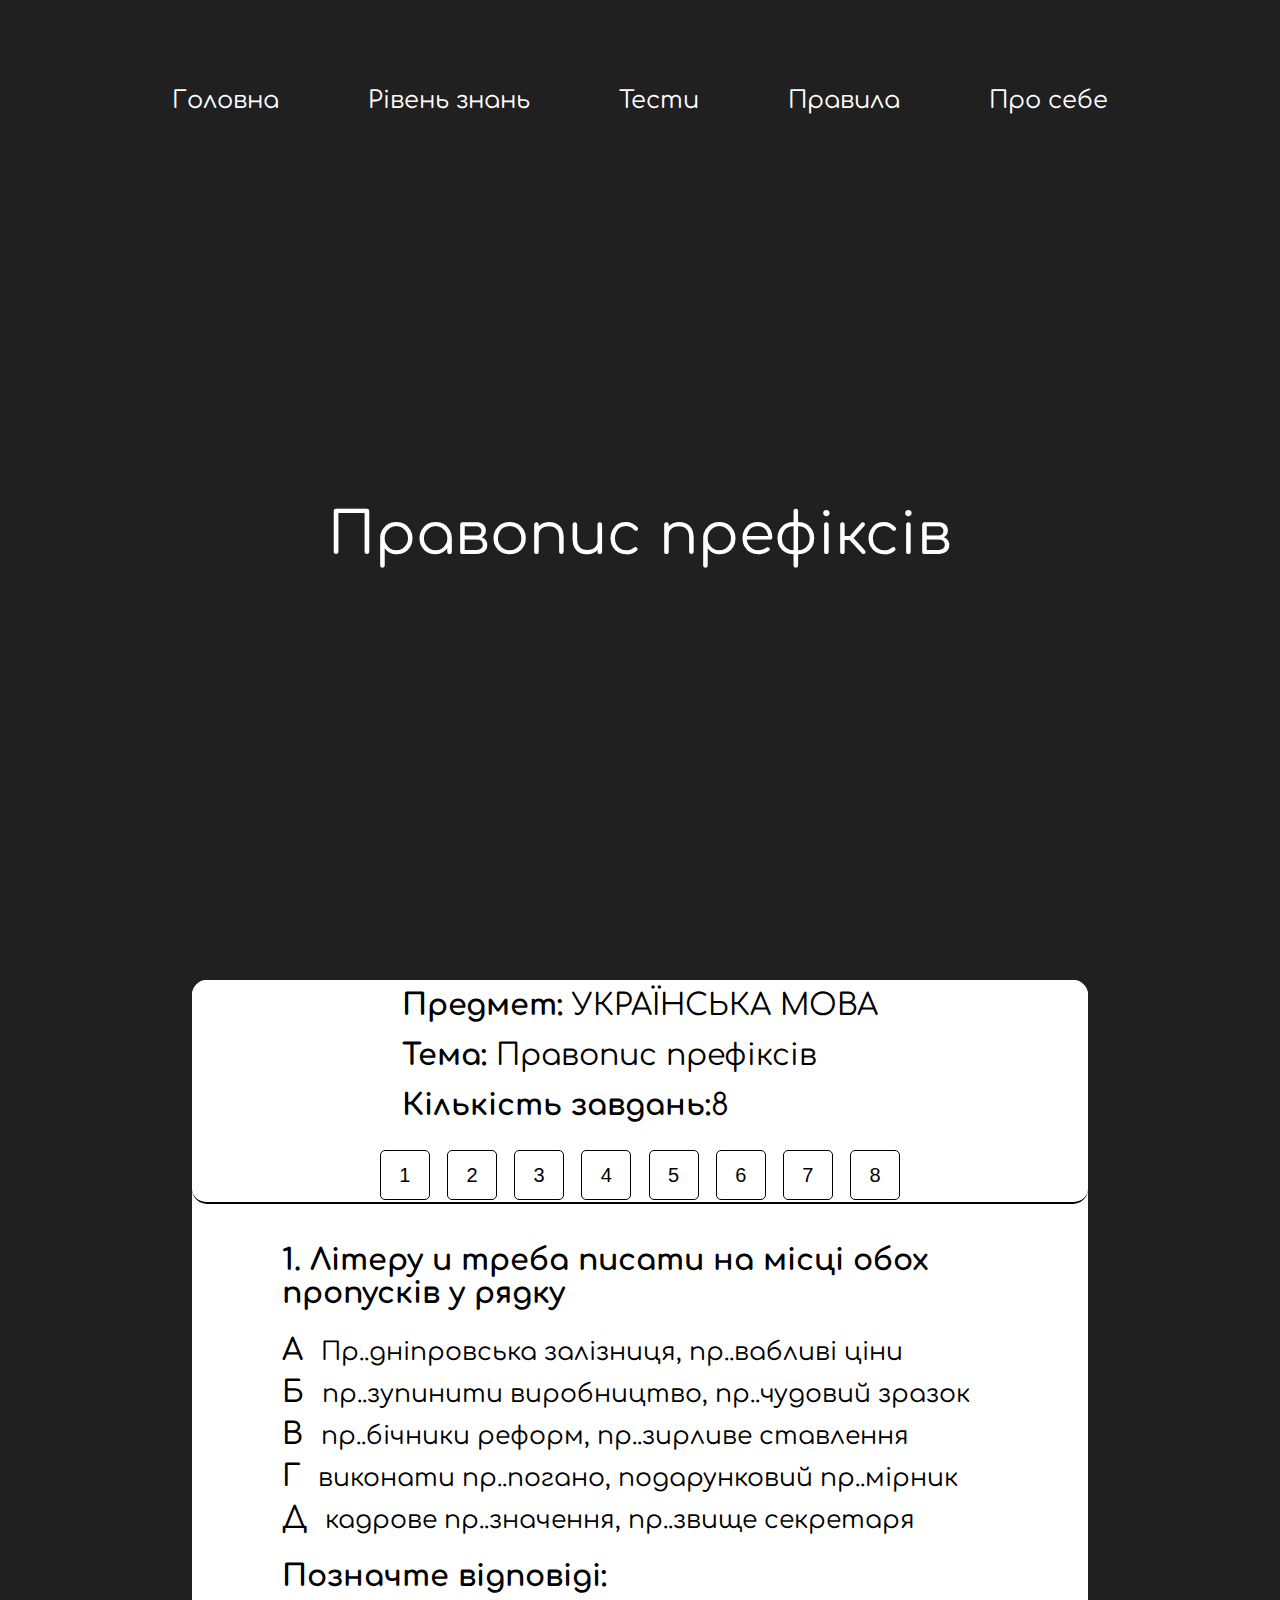
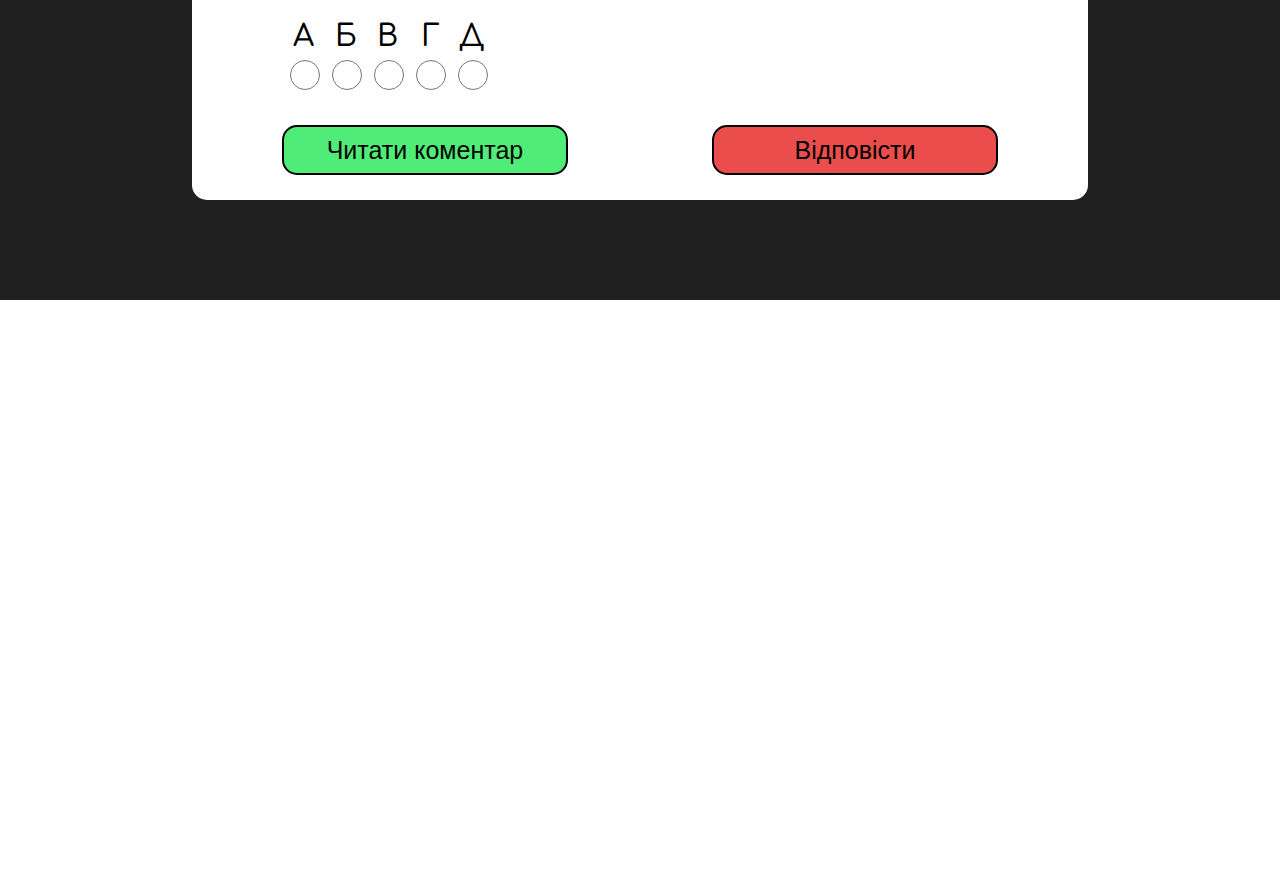
<file: alltests/prefiks.html>
<!DOCTYPE html>
<html lang="en">
<head>
    <link href="https://unpkg.com/aos@2.3.1/dist/aos.css" rel="stylesheet">
    <link rel="stylesheet" href="../style.css">
    <link rel="stylesheet" href="minitests.css">
    <link rel="stylesheet" href="../media.css">
    <meta charset="UTF-8">
    <meta name="viewport" content="width=device-width, initial-scale=1.0">
    <title>sound</title>
</head>
<body>
<div id="body">
    <div class="container" data-aos="fade-right">
        <input id="toggle" type="checkbox">
        <label class="toggle-container" for="toggle">
        <span class="button button-toggle"></span>
        </label>
        <nav class="nav">
            <a rel="nofollow" rel="noreferrer" class="nav-item" href="mainPage.html">Головна</a>
            <a rel="nofollow" rel="noreferrer" class="nav-item" href="../checktest/proverkaZnan.html">Рівень знань</a>
            <a rel="nofollow" rel="noreferrer" class="nav-item" href="tests.html">Тести</a>
            <a rel="nofollow" rel="noreferrer" class="nav-item" href="https://testportal.gov.ua/zbirayemos-na-zno/">Правила</a>
            <a rel="nofollow" rel="noreferrer" class="nav-item" href="../mainPage.html#about-section">Про себе</a>
        </nav>
        <div class="dummy-content">
            <span>Правопис префіксів</span>

        </div>
    </div>
    <div id="wrapper">
        <div id="nav">
            <ul id="nav-list">
                <a href="../mainPage.html" class="nav-items">Головна</a>
                <a href="../checktest/proverkaZnan.html" class="nav-items">Рівень знань</a>
                <a href="../tests.html" class="nav-items">Тести</a>
                <a href="https://testportal.gov.ua/zbirayemos-na-zno/" class="nav-items">Правила</a>
                <a href="../mainPage.html#about-section" class="nav-items">Про себе</a>
            </ul>
        </div>
        <div id="header-title">
            <span>Правопис префіксів</span>
        </div>
    </div>
    <div id="task-sect">
        <div class="containertop">
            <div id="task-list">
                <div id="description">
                    <span><b>Предмет:</b> УКРАЇНСЬКА МОВА</span>
                    <span><b>Тема:</b> Правопис префіксів</span>
                    <span><b>Кількість завдань:</b>8 </span>
                </div>
                <div class="task-chose">
                    <button class="choose-items">1</button>
                    <button class="choose-items">2</button>
                    <button class="choose-items">3</button>
                    <button class="choose-items">4</button>
                    <button class="choose-items">5</button>
                    <button class="choose-items">6</button>
                    <button class="choose-items">7</button>
                    <button class="choose-items">8</button>
                </div>
            </div>
            <div class="tasks visible" >
                <div class="sklad0-content">
                    <div class="taskstoanswers">
                        <span>1. Літеру и треба писати на місці обох пропусків у рядку </span>
                        <div class="varity0">
                            <span><b>A</b>⠀Пр..дніпровська залізниця, пр..вабливі ціни</span>
                            <span><b>Б</b>⠀пр..зупинити виробництво, пр..чудовий зразок</span>
                            <span><b>В</b>⠀пр..бічники реформ, пр..зирливе ставлення</span>
                            <span><b>Г</b>⠀виконати пр..погано, подарунковий пр..мірник</span>
                            <span><b>Д</b>⠀кадрове пр..значення, пр..звище секретаря</span>
                        </div>
                    </div>
                    <div class="answers">
                        <span id="answerChoosing">Позначте відповіді:</span>
                        <form class="form-sklad0" action="">
                            <table>
                                <tbody>
                                    <tr>
                                        <th>А</th>
                                        <th>Б</th>
                                        <th>В</th>
                                        <th>Г</th>
                                        <th>Д</th>
                                    </tr>
                                    <tr>
                                        <th><input type="radio" name="a" value="true" class="radio-style1"></th>
                                        <th><input type="radio" name="a" value="false" class="radio-style1"></th>
                                        <th><input type="radio" name="a" value="false" class="radio-style1"></th>
                                        <th><input type="radio" name="a" value="false" class="radio-style1"></th>
                                        <th><input type="radio" name="a" value="false" class="radio-style1"></th>
                                    </tr>
                                </tbody>
                            </table>
                        </form>
                    </div>
                </div>
                <div class="answer-btns">
                    <button id="readComentar">Читати коментар</button>
                    <button id="checkbtn" >Відповісти</button>
                </div>
                <button class="nexttask">Наступне завдання</button>
                <div class="comentar">
                    <span class="comentar-zag">Коментар</span>
                    <span class="comentar-podzag">Завдання перевіряє ваше вміння правильно писати слова з вивченими орфограмами.</span>
                    <span class="comentar-main">Префікс пре- вживається переважно на позначення перебільшення, найвищої якості. Саме тому у словах пречудовий, презирливе, препогано потрібно писати цей префікс.<br>

                        Префікс при- вживається на позначення приєднання, наближення до чогось або неповноти дії. Саме тому його потрібно вживати у словах привабливі, придніпровська, призупинити, прибічники, примірник, призначення тощо.<br>
                        
                        Префікс прі- традиційно пишемо у словах прірва, прізвище, прізвисько.</span>
                    <span class="comentar-answer">Відповідь – А.</span>
                </div>
            </div>
            <div class="tasks" >
                <div class="sklad0-content">
                    <div class="taskstoanswers">
                    <span>2. Літеру с на місці пропуску потрібно писати в усіх словах рядка</span>
                        <div class="varity0">
                            <span><b>A</b>⠀..терти, ..чепитися, ..кинути</span>
                            <span><b>Б</b>⠀..творити, ..класти, ..хибити</span>
                            <span><b>В</b>⠀..казати, ..цідити, ..хитрувати</span>
                            <span><b>Г</b>⠀..пекти, ..шити, ..формувати</span>
                            <span><b>Д</b>⠀..клеїти, ..простити, ..цілити</span>
                        </div>
                    </div>
                    <div class="answers">
                        <span id="answerChoosing">Позначте відповіді:</span>
                        <form class="form-sklad0" action="">
                            <table>
                                <tbody>
                                    <tr>
                                        <th>А</th>
                                        <th>Б</th>
                                        <th>В</th>
                                        <th>Г</th>
                                        <th>Д</th>
                                    </tr>
                                    <tr>
                                        <th><input type="radio" name="a" value="false" class="radio-style2"></th>
                                        <th><input type="radio" name="a" value="true" class="radio-style2"></th>
                                        <th><input type="radio" name="a" value="false" class="radio-style2"></th>
                                        <th><input type="radio" name="a" value="false" class="radio-style2"></th>
                                        <th><input type="radio" name="a" value="false" class="radio-style2"></th>
                                    </tr>
                                </tbody>
                            </table>
                        </form>
                    </div>
                </div>
                <div class="answer-btns">
                    <button id="readComentar">Читати коментар</button>
                    <button id="checkbtn" >Відповісти</button>
                </div>
                <button class="nexttask">Наступне завдання</button>
                <div class="comentar">
                    <span class="comentar-zag">Коментар</span>
                    <span class="comentar-podzag">Завдання перевіряє ваше вміння розпізнавати вивчені орфограми (префікси) та пояснювати їх за допомогою правил.</span>
                    <span class="comentar-main">В українській мові в префіксах роз-, без-, воз-, через- завжди пишемо з: зчепитися, зцідити, зшити, зцілити.<br>

                        Префікс с- пишемо перед глухими к. п, т, ф, х. Отже, у решті слів завдання потрібно писати саме префікс с- (стерти, скинути, створити, скласти, схибити тощо).</span>
                    <span class="comentar-answer">Відповідь – Б.</span>
                </div>
            </div>
            <div class="tasks" >
                <div class="sklad0-content">
                    <div class="taskstoanswers">
                    <span>3. Префікс з- треба писати в усіх словах рядка

                    </span>
                        <div class="varity0">
                            <span><b>A</b>⠀..ціпити, ..палити, ..чинити</span>
                            <span><b>Б</b>⠀..хопити, ..цідити, ..чистити</span>
                            <span><b>В</b>⠀..сувати, ..пиляти, ..чесати</span>
                            <span><b>Г</b>⠀..садити, ..чепити, ..варити</span>
                        </div>
                    </div>
                    <div class="answers">
                        <span id="answerChoosing">Позначте відповіді:</span>
                        <form class="form-sklad0" action="">
                            <table>
                                <tbody>
                                    <tr>
                                        <th>А</th>
                                        <th>Б</th>
                                        <th>В</th>
                                        <th>Г</th>
                                        
                                    </tr>
                                    <tr>
                                        <th><input type="radio" name="a" value="false" class="radio-style3"></th>
                                        <th><input type="radio" name="a" value="false" class="radio-style3"></th>
                                        <th><input type="radio" name="a" value="false" class="radio-style3"></th>
                                        <th><input type="radio" name="a" value="true" class="radio-style3"></th>
                                    </tr>
                                </tbody>
                            </table>
                        </form>
                    </div>
                </div>
                <div class="answer-btns">
                    <button id="readComentar">Читати коментар</button>
                    <button id="checkbtn" >Відповісти</button>
                </div>
                <button class="nexttask">Наступне завдання</button>
                <div class="comentar">
                    <span class="comentar-zag">Коментар</span>
                    <span class="comentar-podzag">Завдання перевіряє ваше вміння розпізнавати вивчені орфограми (правопис префіксів) та пояснювати їх за допомогою правил.</span>
                    <span class="comentar-main">Префікс с- пишемо перед глухими к, п, т, ф, х. Отже, префікс с- буде у словах спалити, схопити, спиляти. У решті слів потрібно писати префікс з-.</span>
                    <span class="comentar-answer">Відповідь – Г.</span>
                </div>
            </div>
            <div class="tasks" >
                <div class="sklad0-content">
                    <div class="taskstoanswers">
                    <span>4.Літеру и на місці пропуску треба писати в усіх словах рядка</span>
                        <div class="varity0">
                            <span><b>A</b>⠀пр..буток, пр..крашений, пр..своїти</span>
                            <span><b>Б</b>⠀пр..бічник, пр..славний, пр..леглий</span>
                            <span><b>В</b>⠀пр..ховати, пр..звище, пр..гріти</span>
                            <span><b>Г</b>⠀пр..подобний, пр..бій, пр..ваба</span>
                           
                        </div>
                    </div>
                    <div class="answers">
                        <span id="answerChoosing">Позначте відповіді:</span>
                        <form class="form-sklad0" action="">
                            <table>
                                <tbody>
                                    <tr>
                                        <th>А</th>
                                        <th>Б</th>
                                        <th>В</th>
                                        <th>Г</th>
                                        
                                    </tr>
                                    <tr>
                                        <th><input type="radio" name="a" value="true" class="radio-style4"></th>
                                        <th><input type="radio" name="a" value="false" class="radio-style4"></th>
                                        <th><input type="radio" name="a" value="false" class="radio-style4"></th>
                                        <th><input type="radio" name="a" value="false" class="radio-style4"></th>
                                      
                                    </tr>
                                </tbody>
                            </table>
                        </form>
                    </div>
                </div>
                <div class="answer-btns">
                    <button id="readComentar">Читати коментар</button>
                    <button id="checkbtn" >Відповісти</button>
                </div>
                <button class="nexttask">Наступне завдання</button>
                <div class="comentar">
                    <span class="comentar-zag">Коментар</span>
                    <span class="comentar-podzag">Завдання перевіряє ваше вміння правильно писати слова з вивченими орфограмами.</span>
                    <span class="comentar-main">Префікс при- вживають на позначення приєднання, наближення до чогось або неповноти дії. Саме тому при- потрібно вживати у всіх словах рядка А: прибуток, прикрашений, присвоїти, а також у словах прибічник, прилеглий, приховати, пригріти, прибій, приваба тощо.<br>

                        Префікс пре- вживають переважно на позначення найвищої якості. Саме тому в словах преславний, преподобний необхідно писати префікс пре- .<br>
                        
                        Префікс прі- пишемо у слові прізвище.</span>
                    <span class="comentar-answer">Відповідь – А.</span>
                </div>
            </div>
            <div class="tasks" >
                <div class="sklad0-content">
                    <div class="taskstoanswers">
                    <span> 5. Правильно написано всі слова в рядку</span>
                        <div class="varity0">
                            <span><b>A</b>⠀розрівняти, скалічений, безцільний, сповідати, прізвище</span>
                            <span><b>Б</b>⠀зжувати, безцензурний, пригірський, сцілення, зсунути</span>
                            <span><b>В</b>⠀предобрий, стискач, беспечний, сформувати, роз’їхалися</span>
                            <span><b>Г</b>⠀схований, схибити, роскроїти, беззаконня, примружити</span>
                            <span><b>Д</b>⠀безсторонній, розмноження, схопити,премара, безлад</span>
                        </div>
                    </div>
                    <div class="answers">
                        <span id="answerChoosing">Позначте відповіді:</span>
                        <form class="form-sklad0" action="">
                            <table>
                                <tbody>
                                    <tr>
                                        <th>А</th>
                                        <th>Б</th>
                                        <th>В</th>
                                        <th>Г</th>
                                        <th>Д</th>
                                    </tr>
                                    <tr>
                                        <th><input type="radio" name="a" value="true" class="radio-style5"></th>
                                        <th><input type="radio" name="a" value="false" class="radio-style5"></th>
                                        <th><input type="radio" name="a" value="false" class="radio-style5"></th>
                                        <th><input type="radio" name="a" value="false" class="radio-style5"></th>
                                        <th><input type="radio" name="a" value="false" class="radio-style5"></th>
                                    </tr>
                                </tbody>
                            </table>
                        </form>
                    </div>
                </div>
                <div class="answer-btns">
                    <button id="readComentar">Читати коментар</button>
                    <button id="checkbtn" >Відповісти</button>
                </div>
                <button class="nexttask">Наступне завдання</button>
                <div class="comentar">
                    <span class="comentar-zag">Коментар</span>
                    <span class="comentar-podzag">Завдання перевіряє ваше вміння знаходити й виправляти орфографічні помилки на вивчені правила.</span>
                    <span class="comentar-main">Усі слова написано правильно в рядку А. Зверніть увагу, що помилки є в таких словах:<br>

                        Сцілення –  правильно писати зцілення (префікс с пишемо тільки перед к, п, т, ф, х).<br>
                        
                        Безпечний, роскроїти – у префіксах без-, роз- кінцевий дзвінкий приголосний перед глухими не змінюється: безпечний, розкроїти.<br>
                        
                        Слова премара правильно писати так: примара.</span>
                    <span class="comentar-answer">Відповідь – А.</span>
                </div>
            </div>
            <div class="tasks" >
                <div class="sklad0-content">
                    <div class="taskstoanswers">
                    <span>6. Літеру и треба писати на місці обох пропусків у рядку</span>
                        <div class="varity0">
                            <span><b>A</b>⠀Пр..дніпровська залізниця, пр..вабливі ціни</span>
                            <span><b>Б</b>⠀пр..зупинити виробництво, пр..чудовий зразок</span>
                            <span><b>В</b>⠀пр..бічники реформ, пр..зирливе ставлення</span>
                            <span><b>Г</b>⠀виконати пр..погано, подарунковий пр..мірник</span>
                            <span><b>Д</b>⠀кадрове пр..значення, пр..звище секретаря</span>
                        </div>
                    </div>
                    <div class="answers">
                        <span id="answerChoosing">Позначте відповіді:</span>
                        <form class="form-sklad0" action="">
                            <table>
                                <tbody>
                                    <tr>
                                        <th>А</th>
                                        <th>Б</th>
                                        <th>В</th>
                                        <th>Г</th>
                                        <th>Д</th>
                                    </tr>
                                    <tr>
                                        <th><input type="radio" name="a" value="true" class="radio-style6"></th>
                                        <th><input type="radio" name="a" value="false" class="radio-style6"></th>
                                        <th><input type="radio" name="a" value="false" class="radio-style6"></th>
                                        <th><input type="radio" name="a" value="false" class="radio-style6"></th>
                                        <th><input type="radio" name="a" value="false" class="radio-style6"></th>
                                    </tr>
                                </tbody>
                            </table>
                        </form>
                    </div>
                </div>
                <div class="answer-btns">
                    <button id="readComentar">Читати коментар</button>
                    <button id="checkbtn" >Відповісти</button>
                </div>
                <button class="nexttask">Наступне завдання</button>
                <div class="comentar">
                    <span class="comentar-zag">Коментар</span>
                    <span class="comentar-podzag">Завдання перевіряє ваше вміння правильно писати слова з вивченими орфограмами.</span>
                    <span class="comentar-main">Префікс при- вживається на позначення приєднання, наближення до чогось або неповноти дії, а також в іменниках та прикметниках, утворених внаслідок поєднання іменників із прийменниками. Саме тому при- потрібно вживати у словах: Придніпровська, привабливі призупинити, прибічники, примірник, призначення тощо.<br>

                        Префікс пре- вживається переважно на позначення найвищої якості: пречудовий, препогано, а також у словах презирливий, презирство.<br>
                        
                        Префікс прі- пишемо у слові прізвище.</span>
                    <span class="comentar-answer">Відповідь – А.</span>
                </div>
            </div>
            <div class="tasks" >
                <div class="sklad0-content">
                    <div class="taskstoanswers">
                    <span>7. Префікс з- треба писати в обох словах рядка</span>
                        <div class="varity0">
                            <span><b>A</b>⠀[с]плутати, [ш]шивати</span>
                            <span><b>Б</b>⠀[с]касувати, [с]ціпити</span>
                            <span><b>В</b>⠀[с]хотіти, [ж]жалитися</span>
                            <span><b>Г</b>⠀[с]формувати, [ш]шаленіти</span>
                            <span><b>Д</b>⠀[с]сунути, [с]цілювати</span>
                        </div>
                    </div>
                    <div class="answers">
                        <span id="answerChoosing">Позначте відповіді:</span>
                        <form class="form-sklad0" action="">
                            <table>
                                <tbody>
                                    <tr>
                                        <th>А</th>
                                        <th>Б</th>
                                        <th>В</th>
                                        <th>Г</th>
                                        <th>Д</th>
                                    </tr>
                                    <tr>
                                        <th><input type="radio" name="a" value="false" class="radio-style7"></th>
                                        <th><input type="radio" name="a" value="false" class="radio-style7"></th>
                                        <th><input type="radio" name="a" value="false" class="radio-style7"></th>
                                        <th><input type="radio" name="a" value="false" class="radio-style7"></th>
                                        <th><input type="radio" name="a" value="true" class="radio-style7"></th>
                                    </tr>
                                </tbody>
                            </table>
                        </form>
                    </div>
                </div>
                <div class="answer-btns">
                    <button id="readComentar">Читати коментар</button>
                    <button id="checkbtn" >Відповісти</button>
                </div>
                <button class="nexttask">Наступне завдання</button>
                <div class="comentar">
                    <span class="comentar-zag">Коментар</span>
                    <span class="comentar-podzag">Завдання перевіряє ваше вміння розпізнавати вивчені орфограми (префікси) та пояснювати їх за допомогою правил.</span>
                    <span class="comentar-main">Префікс с- пишеться перед глухими к, п, т, ф, х. Отже, потрібно писати саме префікс с- у словах сплутати, скасувати, схотіти, сформувати.<br>

                        У решті слів потрібно писати префікс з-.</span>
                    <span class="comentar-answer">Відповідь – Б.</span>
                </div>
            </div>
            <div class="tasks" >
                <div class="sklad0-content">
                    <div class="taskstoanswers">
                    <span>8. Літеру с на місці пропуску треба писати в усіх словах рядка</span>
                        <div class="varity0">
                            <span><b>A</b>⠀пере..кочити, ..формувати, ..питати</span>
                            <span><b>Б</b>⠀бе..коштовний, ..казати, ..керований</span>
                            <span><b>В</b>⠀..плетений, ..фотографувати, ..шити</span>
                            <span><b>Г</b>⠀не..терпний, ..тягнути, ро..тлумачити</span>
                            <span><b>Д</b>⠀..фальшувати, бе..смертя, ..хвалити</span>
                        </div>
                    </div>
                    <div class="answers">
                        <span id="answerChoosing">Позначте відповіді:</span>
                        <form class="form-sklad0" action="">
                            <table>
                                <tbody>
                                    <tr>
                                        <th>А</th>
                                        <th>Б</th>
                                        <th>В</th>
                                        <th>Г</th>
                                        <th>Д</th>
                                    </tr>
                                    <tr>
                                        <th><input type="radio" name="a" value="true" class="radio-style8"></th>
                                        <th><input type="radio" name="a" value="false" class="radio-style8"></th>
                                        <th><input type="radio" name="a" value="false" class="radio-style8"></th>
                                        <th><input type="radio" name="a" value="false" class="radio-style8"></th>
                                        <th><input type="radio" name="a" value="false" class="radio-style8"></th>
                                    </tr>
                                </tbody>
                            </table>
                        </form>
                    </div>
                </div>
                <div class="answer-btns">
                    <button id="readComentar">Читати коментар</button>
                    <button id="checkbtn" >Відповісти</button>
                </div>
                <button class="finishtest">Завершити тест</button>
                <div class="comentar">
                    <span class="comentar-zag">Коментар</span>
                    <span class="comentar-podzag">Для виконання цього завдання треба пригадати правопис префіксів з-, с-. Зазвичай у шкільній практиці для запам’ятовування літер, перед якими треба писати префікс с-, використовують мнемонічну формулу «Кафе «Птах». Усі приголосні цієї фрази і є тими, перед якими пишемо с-. У решті випадків пишемо з-.</span>
                    <span class="comentar-main">Також пам’ятайте, що префікси роз-, без-, воз-, через- завжди треба писати з літерою з на кінці.<br>

                        Розглянемо запропоновані в завданні слова.<br>
                        
                        Префікс с- треба писати в таких випадках: перескочити, сформувати, спитати, сказати, скерований, сплетений, сфотографувати, нестерпний, стягнути, сфальшувати, схвалити.<br>
                        
                        Префікс з- треба писати у слові зшити.<br>
                        
                        У решті слів треба писати префікси роз-, без- із літерою з: безкоштовний, розтлумачити, безсмертя.</span>
                    <span class="comentar-answer">Відповідь – А.</span>
                </div>
            </div>
            
        </div> 
    </div>
    <div id="helper"></div>
    <div id="feedback" data-aos="fade-right">
        <div id="feedback-content">
            <form action="">
                <label for="text">Форма зворотнього звязку</label>
                <input type="text" placeholder="Ваш email">
                <input type="text" placeholder="Ваша пропозиція">
                <input type="button" value="Відправити" id="troyan-btn">
            </form>
        </div>
    </div>
    <div id="footer" data-aos="fade-right">
        <div id=footer-content>
            <div id="social-links">
                <a href="https://www.instagram.com/main.selik/"><img src="../pictures/instagram.png" alt=""></a>
                <a href="https://twitter.com/?lang=uk"><img src="../pictures/twitter.png" alt=""></a>
                <a href="https://www.tiktok.com/uk-UA"><img src="../pictures/tiktok.png" alt=""></a>
                <a href="https://www.youtube.com"><img src="../pictures/youtube.png" alt=""></a>
            </div>
            <div id="rights">
                <span>Всі права захищені мною, 2021</span>
            </div>
        </div>    
    </div>
    
    
</div>
<div id="message-info" class="none">
    <div id="message-info-content">
        <span>Спасибі за ваш відгук <img src="../pictures/galochka.png" alt=""> </span>
        <span>НЕ ЗВЕРТАЙТЕ УВАГУ НА ДИЗАЙН</span>
        <button id="window-close">X</button>
    </div>
</div>
<script src="../mainPage.js"></script>    
<script src="minitests.js"></script>
<script src="https://unpkg.com/aos@2.3.1/dist/aos.js"></script>
<script>
    AOS.init();
  </script>
</body>
</html>
</file>
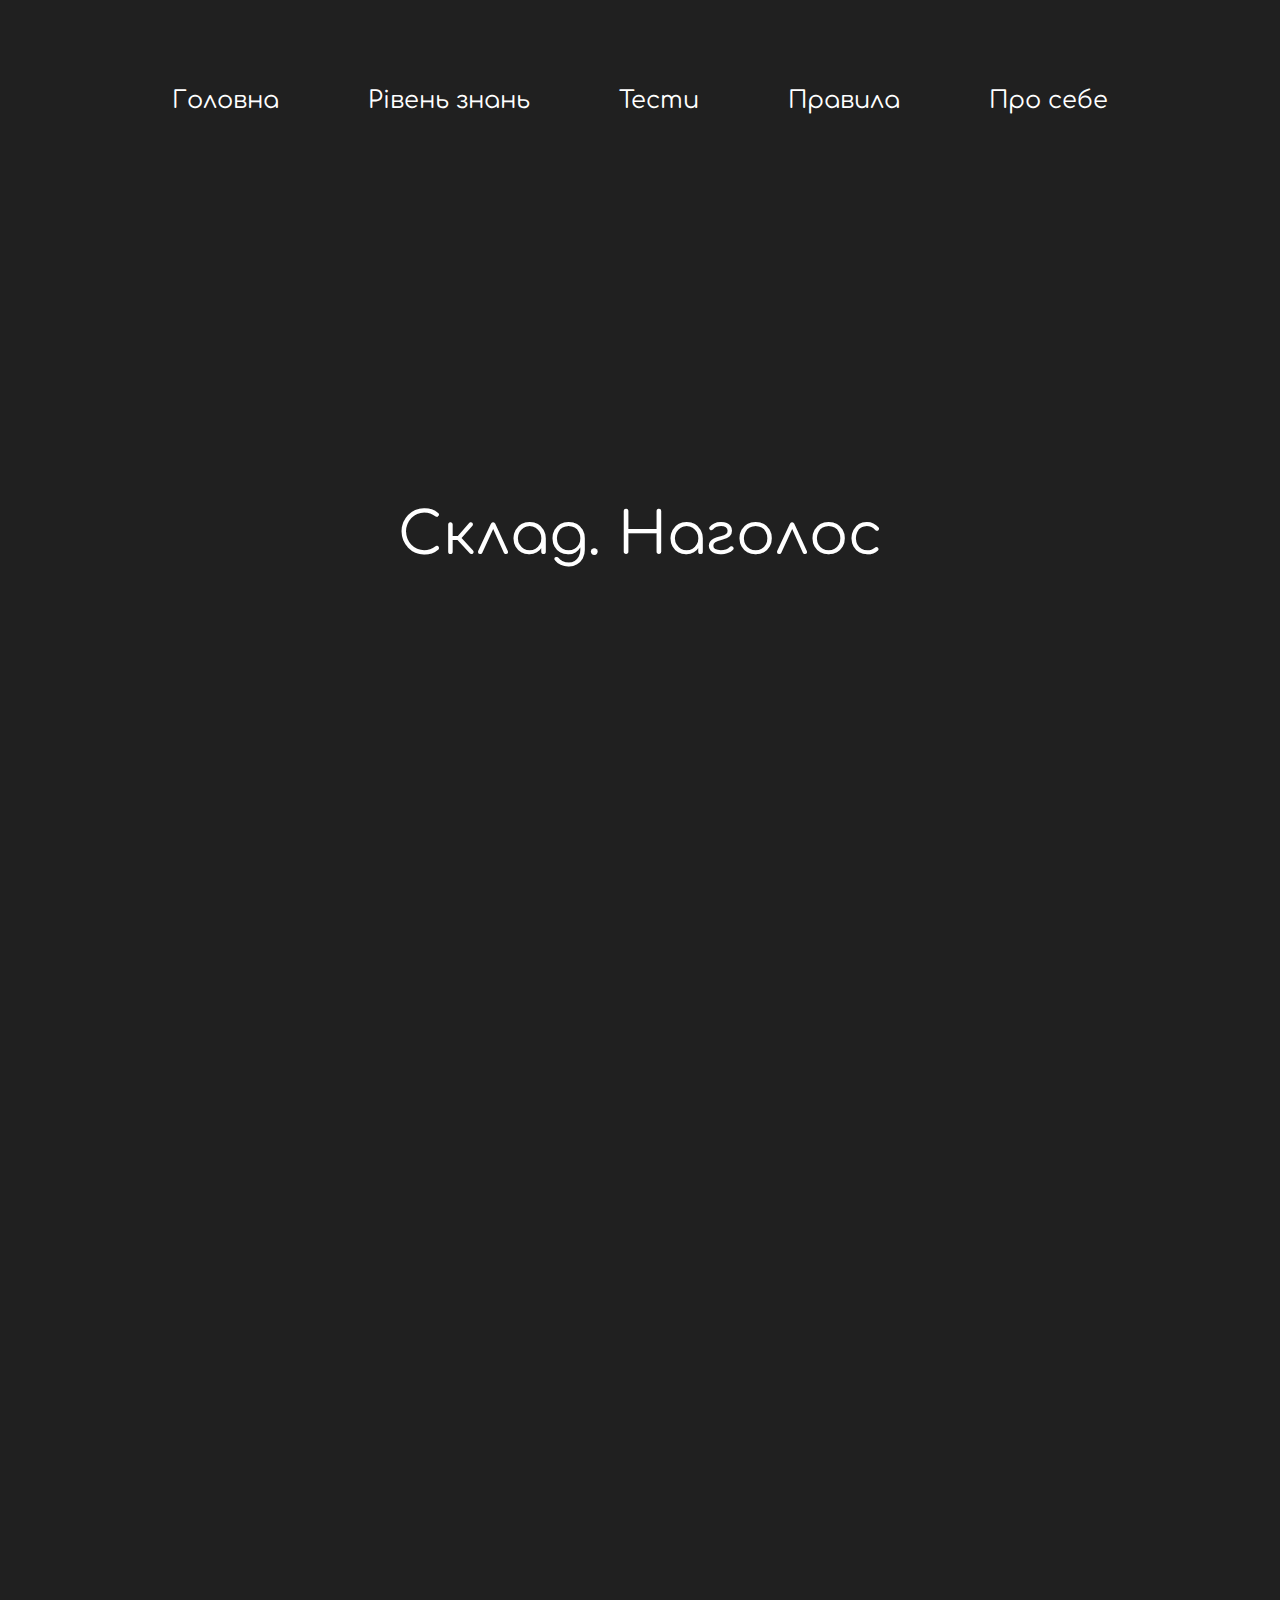
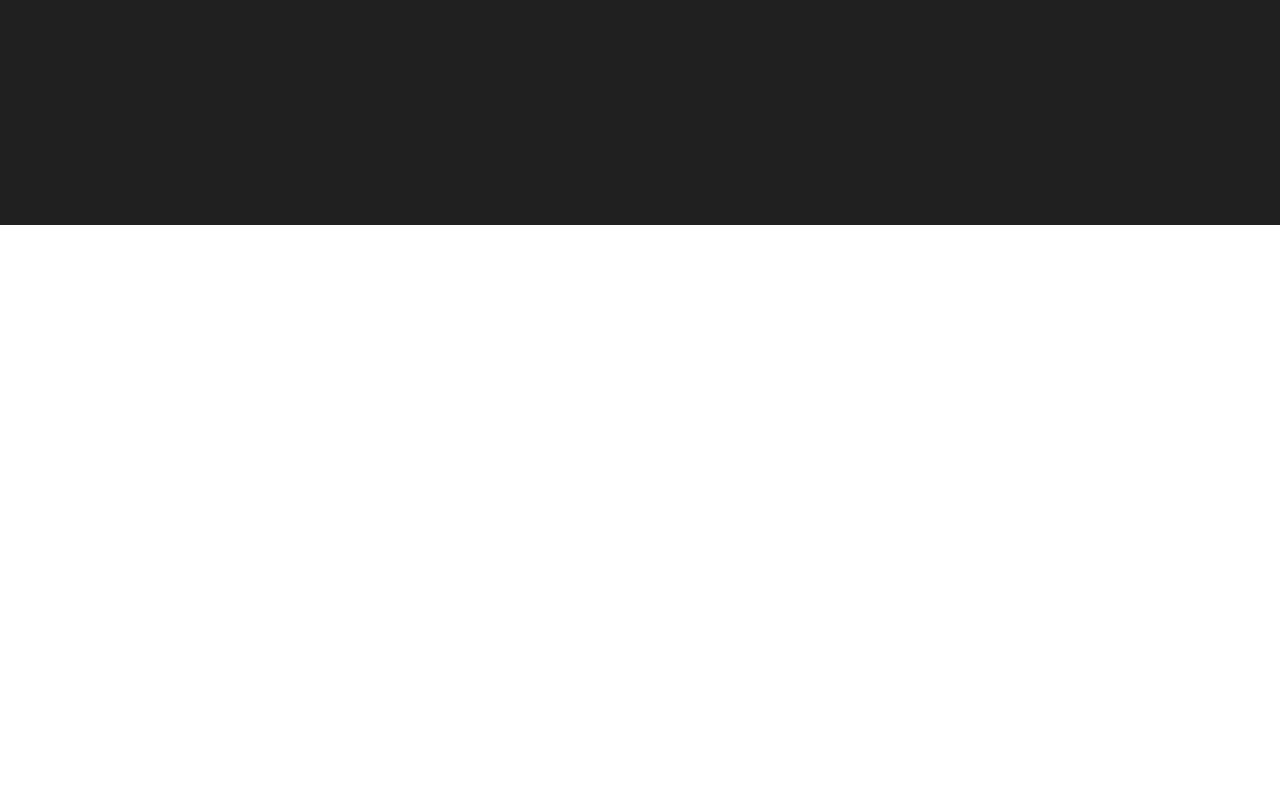
<file: alltests/sklad.html>
<!DOCTYPE html>
<html lang="en">
<head>
    <link href="https://unpkg.com/aos@2.3.1/dist/aos.css" rel="stylesheet">
    <link rel="stylesheet" href="../style.css">
    <link rel="stylesheet" href="minitests.css">
    <link rel="stylesheet" href="../media.css">
    <meta charset="UTF-8">
    <meta name="viewport" content="width=device-width, initial-scale=1.0">
    <title>sklad</title>
</head>
<body>
<div id="body">    
    <div class="container">
        <input id="toggle" type="checkbox">
        <label class="toggle-container" for="toggle">
        <span class="button button-toggle"></span>
        </label>
        <nav class="nav">
            <a rel="nofollow" rel="noreferrer" class="nav-item" href="mainPage.html">Головна</a>
            <a rel="nofollow" rel="noreferrer" class="nav-item" href="../checktest/proverkaZnan.html">Рівень знань</a>
            <a rel="nofollow" rel="noreferrer" class="nav-item" href="tests.html">Тести</a>
            <a rel="nofollow" rel="noreferrer" class="nav-item" href="https://testportal.gov.ua/zbirayemos-na-zno/">Правила</a>
            <a rel="nofollow" rel="noreferrer" class="nav-item" href="../mainPage.html#about-section">Про себе</a>
        </nav>
        <div class="dummy-content">
            <span>Скалд. Наголос</span>

        </div>
    </div>
    <div id="wrapper">
        <div id="nav">
            <ul id="nav-list">
                <a href="../mainPage.html" class="nav-items">Головна</a>
                <a href="../checktest/proverkaZnan.html" class="nav-items">Рівень знань</a>
                <a href="../tests.html" class="nav-items">Тести</a>
                <a href="https://testportal.gov.ua/zbirayemos-na-zno/" class="nav-items">Правила</a>
                <a href="../mainPage.html#about-section" class="nav-items">Про себе</a>
            </ul>
        </div>
        <div id="header-title">
            <span>Склад. Наголос</span>
        </div>
    </div>
    <div id="task-sect" >
        <div class="containertop" data-aos="fade-right">
            <div id="task-list">
                <div id="description">
                    <span><b>Предмет:</b> УКРАЇНСЬКА МОВА</span>
                    <span><b>Тема:</b> Склад. Наголос</span>
                    <span><b>Кількість завдань:</b>8 </span>
                </div>
                <div class="task-chose">
                    <button class="choose-items">1</button>
                    <button class="choose-items">2</button>
                    <button class="choose-items">3</button>
                    <button class="choose-items">4</button>
                    <button class="choose-items">5</button>
                    <button class="choose-items">6</button>
                    <button class="choose-items">7</button>
                    <button class="choose-items">8</button>
                </div>
            </div>
            <div class="tasks visible" >
                <div class="sklad0-content">
                    <div class="taskstoanswers">
                        <span>1. На другий склад падає наголос у слові</span>
                        <div class="varity0">
                            <span><b>A</b>⠀черговий</span>
                            <span><b>Б</b>⠀псевдонім</span>
                            <span><b>В</b>⠀ознака</span>
                            <span><b>Г</b>⠀осока</span>
                        </div>
                    </div>
                    <div class="answers">
                        <span id="answerChoosing">Позначте відповіді:</span>
                        <form class="form-sklad0" action="">
                            <table>
                                <tbody>
                                    <tr>
                                        <th>А</th>
                                        <th>Б</th>
                                        <th>В</th>
                                        <th>Г</th>
                                    </tr>
                                    <tr>
                                        <th><input type="radio" name="a" value="false" class="radio-style1"></th>
                                        <th><input type="radio" name="a" value="false" class="radio-style1"></th>
                                        <th><input type="radio" name="a" value="true" class="radio-style1"></th>
                                        <th><input type="radio" name="a" value="false" class="radio-style1"></th>
                                    </tr>
                                </tbody>
                            </table>
                        </form>
                    </div>
                </div>
                <div class="answer-btns">
                    <button id="readComentar">Читати коментар</button>
                    <button id="checkbtn" >Відповісти</button>
                </div>
                <button class="nexttask">Наступне завдання</button>
                <div class="comentar">
                    <span class="comentar-zag">Коментар</span>
                    <span class="comentar-podzag">Завдання перевіряє рівень ваших орфоепічних навичок.</span>
                    <span class="comentar-main">У подібних завданнях зовнішнього незалежного оцінювання завжди пропонують поширені слова,
                     у яких часто трапляються помилки в наголошуванні. Правильно наголошені слова треба вимовляти так: черговИй, псевдонІм, ознАка, осокА.</span>
                    <span class="comentar-answer">Відповідь – В.</span>
                </div>
            </div>
            <div class="tasks" >
                <div class="sklad0-content">
                    <div class="taskstoanswers">
                    <span>2. На перший склад падає наголос у слові</span>
                        <div class="varity0">
                            <span><b>A</b>⠀близький</span>
                            <span><b>Б</b>⠀вигода</span>
                            <span><b>В</b>⠀вимога</span>
                            <span><b>Г</b>⠀благовіст</span>
                        </div>
                    </div>
                    <div class="answers">
                        <span id="answerChoosing">Позначте відповіді:</span>
                        <form class="form-sklad0" action="">
                            <table>
                                <tbody>
                                    <tr>
                                        <th>А</th>
                                        <th>Б</th>
                                        <th>В</th>
                                        <th>Г</th>
                                    </tr>
                                    <tr>
                                        <th><input type="radio" name="a" value="false" class="radio-style2"></th>
                                        <th><input type="radio" name="a" value="false" class="radio-style2"></th>
                                        <th><input type="radio" name="a" value="false" class="radio-style2"></th>
                                        <th><input type="radio" name="a" value="true" class="radio-style2"></th>
                                    </tr>
                                </tbody>
                            </table>
                        </form>
                    </div>
                </div>
                <div class="answer-btns">
                    <button id="readComentar">Читати коментар</button>
                    <button id="checkbtn" >Відповісти</button>
                </div>
                <button class="nexttask">Наступне завдання</button>
                <div class="comentar">
                    <span class="comentar-zag">Коментар</span>
                    <span class="comentar-podzag">Завдання перевіряє рівень ваших орфоепічних навичок.</span>
                    <span class="comentar-main">У подібних завданнях зовнішнього незалежного оцінювання завжди пропонують поширені слова,
                        у яких часто трапляються помилки в наголошуванні. Правильно наголошені слова треба вимовляти так: близькИй, вигОда, вимОга, блАговіст.</span>
                    <span class="comentar-answer">Відповідь – Г.</span>
                </div>
            </div>
            <div class="tasks" >
                <div class="sklad0-content">
                    <div class="taskstoanswers">
                    <span>3. На другий склад падає наголос у слові</span>
                        <div class="varity0">
                            <span><b>A</b>⠀курятина</span>
                            <span><b>Б</b>⠀разом</span>
                            <span><b>В</b>⠀тисовий</span>
                            <span><b>Г</b>⠀травестія</span>
                        </div>
                    </div>
                    <div class="answers">
                        <span id="answerChoosing">Позначте відповіді:</span>
                        <form class="form-sklad0" action="">
                            <table>
                                <tbody>
                                    <tr>
                                        <th>А</th>
                                        <th>Б</th>
                                        <th>В</th>
                                        <th>Г</th>
                                    </tr>
                                    <tr>
                                        <th><input type="radio" name="a" value="false" class="radio-style3"></th>
                                        <th><input type="radio" name="a" value="false" class="radio-style3"></th>
                                        <th><input type="radio" name="a" value="true" class="radio-style3"></th>
                                        <th><input type="radio" name="a" value="false" class="radio-style3"></th>
                                    </tr>
                                </tbody>
                            </table>
                        </form>
                    </div>
                </div>
                <div class="answer-btns">
                    <button id="readComentar">Читати коментар</button>
                    <button id="checkbtn" >Відповісти</button>
                </div>
                <button class="nexttask">Наступне завдання</button>
                <div class="comentar">
                    <span class="comentar-zag">Коментар</span>
                    <span class="comentar-podzag">Завдання перевіряє рівень ваших орфоепічних навичок.</span>
                    <span class="comentar-main">У подібних завданнях зовнішнього незалежного оцінювання завжди пропонують поширені слова,
                        у яких часто трапляються помилки в наголошуванні. Правильно наголошені слова треба вимовляти так: кУрятина, рАзом, тисОвий, травестІя.</span>
                    <span class="comentar-answer">Відповідь – В.</span>
                </div>
            </div>
            <div class="tasks" >
                <div class="sklad0-content">
                    <div class="taskstoanswers">
                    <span>4. Правильно позначено літеру наголошеного звука в слові</span>
                        <div class="varity0">
                            <span><b>A</b>⠀довезтИ</span>
                            <span><b>Б</b>⠀дОбуток</span>
                            <span><b>В</b>⠀занЕсло</span>
                            <span><b>Г</b>⠀індустрІя</span>
                        </div>
                    </div>
                    <div class="answers">
                        <span id="answerChoosing">Позначте відповіді:</span>
                        <form class="form-sklad0" action="">
                            <table>
                                <tbody>
                                    <tr>
                                        <th>А</th>
                                        <th>Б</th>
                                        <th>В</th>
                                        <th>Г</th>
                                    </tr>
                                    <tr>
                                        <th><input type="radio" name="a" value="true" class="radio-style4"></th>
                                        <th><input type="radio" name="a" value="false" class="radio-style4"></th>
                                        <th><input type="radio" name="a" value="false" class="radio-style4"></th>
                                        <th><input type="radio" name="a" value="false" class="radio-style4"></th>
                                    </tr>
                                </tbody>
                            </table>
                        </form>
                    </div>
                </div>
                <div class="answer-btns">
                    <button id="readComentar">Читати коментар</button>
                    <button id="checkbtn" >Відповісти</button>
                </div>
                <button class="nexttask">Наступне завдання</button>
                <div class="comentar">
                    <span class="comentar-zag">Коментар</span>
                    <span class="comentar-podzag">Завдання перевіряє рівень ваших орфоепічних навичок.</span>
                    <span class="comentar-main">У подібних завданнях зовнішнього незалежного оцінювання завжди пропонують поширені слова,
                        у яких часто трапляються помилки в наголошуванні. Правильно наголошені слова треба вимовляти так: довезтИ, добУток, занеслО, індУстрія.</span>
                    <span class="comentar-answer">Відповідь – А.</span>
                </div>
            </div>
            <div class="tasks" >
                <div class="sklad0-content">
                    <div class="taskstoanswers">
                    <span> 5. На перший склад падає наголос у слові</span>
                        <div class="varity0">
                            <span><b>A</b>⠀котрий</span>
                            <span><b>Б</b>⠀кропива</span>
                            <span><b>В</b>⠀причіп</span>
                            <span><b>Г</b>⠀тризуб</span>
                        </div>
                    </div>
                    <div class="answers">
                        <span id="answerChoosing">Позначте відповіді:</span>
                        <form class="form-sklad0" action="">
                            <table>
                                <tbody>
                                    <tr>
                                        <th>А</th>
                                        <th>Б</th>
                                        <th>В</th>
                                        <th>Г</th>
                                    </tr>
                                    <tr>
                                        <th><input type="radio" name="a" value="false" class="radio-style5"></th>
                                        <th><input type="radio" name="a" value="false" class="radio-style5"></th>
                                        <th><input type="radio" name="a" value="true" class="radio-style5"></th>
                                        <th><input type="radio" name="a" value="false" class="radio-style5"></th>
                                    </tr>
                                </tbody>
                            </table>
                        </form>
                    </div>
                </div>
                <div class="answer-btns">
                    <button id="readComentar">Читати коментар</button>
                    <button id="checkbtn" >Відповісти</button>
                </div>
                <button class="nexttask">Наступне завдання</button>
                <div class="comentar">
                    <span class="comentar-zag">Коментар</span>
                    <span class="comentar-podzag">Завдання перевіряє рівень ваших орфоепічних навичок.</span>
                    <span class="comentar-main">У подібних завданнях зовнішнього незалежного оцінювання завжди пропонують поширені слова,
                        у яких часто трапляються помилки в наголошуванні. Правильно наголошені слова треба вимовляти так: котрИй, кропивА, прИчіп, тризУб.</span>
                    <span class="comentar-answer">Відповідь – В.</span>
                </div>
            </div>
            <div class="tasks" >
                <div class="sklad0-content">
                    <div class="taskstoanswers">
                    <span>6. На другий склад падає наголос у слові</span>
                        <div class="varity0">
                            <span><b>A</b>⠀бешкет</span>
                            <span><b>Б</b>⠀данина</span>
                            <span><b>В</b>⠀грошей</span>
                            <span><b>Г</b>⠀випадок</span>
                        </div>
                    </div>
                    <div class="answers">
                        <span id="answerChoosing">Позначте відповіді:</span>
                        <form class="form-sklad0" action="">
                            <table>
                                <tbody>
                                    <tr>
                                        <th>А</th>
                                        <th>Б</th>
                                        <th>В</th>
                                        <th>Г</th>
                                    </tr>
                                    <tr>
                                        <th><input type="radio" name="a" value="false" class="radio-style6"></th>
                                        <th><input type="radio" name="a" value="true" class="radio-style6"></th>
                                        <th><input type="radio" name="a" value="false" class="radio-style6"></th>
                                        <th><input type="radio" name="a" value="false" class="radio-style6"></th>
                                    </tr>
                                </tbody>
                            </table>
                        </form>
                    </div>
                </div>
                <div class="answer-btns">
                    <button id="readComentar">Читати коментар</button>
                    <button id="checkbtn" >Відповісти</button>
                </div>
                <button class="nexttask">Наступне завдання</button>
                <div class="comentar">
                    <span class="comentar-zag">Коментар</span>
                    <span class="comentar-podzag">Завдання перевіряє рівень ваших орфоепічних навичок.</span>
                    <span class="comentar-main">У подібних завданнях зовнішнього незалежного оцінювання завжди пропонують поширені слова,
                        у яких часто трапляються помилки в наголошуванні. Правильно наголошені слова треба вимовляти так: бЕшкет, данИна, грОшей, вИпадок.</span>
                    <span class="comentar-answer">Відповідь – Б.</span>
                </div>
            </div>
            <div class="tasks" >
                <div class="sklad0-content">
                    <div class="taskstoanswers">
                    <span>7. На третій склад падає наголос у слові</span>
                        <div class="varity0">
                            <span><b>A</b>⠀залишити</span>
                            <span><b>Б</b>⠀бородавка</span>
                            <span><b>В</b>⠀завдання</span>
                            <span><b>Г</b>⠀чорнослив</span>
                        </div>
                    </div>
                    <div class="answers">
                        <span id="answerChoosing">Позначте відповіді:</span>
                        <form class="form-sklad0" action="">
                            <table>
                                <tbody>
                                    <tr>
                                        <th>А</th>
                                        <th>Б</th>
                                        <th>В</th>
                                        <th>Г</th>
                                    </tr>
                                    <tr>
                                        <th><input type="radio" name="a" value="true" class="radio-style7"></th>
                                        <th><input type="radio" name="a" value="false" class="radio-style7"></th>
                                        <th><input type="radio" name="a" value="false" class="radio-style7"></th>
                                        <th><input type="radio" name="a" value="false" class="radio-style7"></th>
                                    </tr>
                                </tbody>
                            </table>
                        </form>
                    </div>
                </div>
                <div class="answer-btns">
                    <button id="readComentar">Читати коментар</button>
                    <button id="checkbtn" >Відповісти</button>
                </div>
                <button class="nexttask">Наступне завдання</button>
                <div class="comentar">
                    <span class="comentar-zag">Коментар</span>
                    <span class="comentar-podzag">Завдання перевіряє рівень ваших орфоепічних навичок.</span>
                    <span class="comentar-main">У подібних завданнях зовнішнього незалежного оцінювання завжди пропонують поширені слова,
                        у яких часто трапляються помилки в наголошуванні. Правильно наголошені слова треба вимовляти так: залишИти, заіржАвіти, завдАння, чорнОслив.</span>
                    <span class="comentar-answer">Відповідь – А.</span>
                </div>
            </div>
            <div class="tasks" >
                <div class="sklad0-content">
                    <div class="taskstoanswers">
                    <span>8. Правильно позначено літеру наголошеного звука в слові</span>
                        <div class="varity0">
                            <span><b>A</b>⠀монОлог</span>
                            <span><b>Б</b>⠀санОчки</span>
                            <span><b>В</b>⠀шовковИй</span>
                            <span><b>Г</b>⠀довІдник</span>
                        </div>
                    </div>
                    <div class="answers">
                        <span id="answerChoosing">Позначте відповіді:</span>
                        <form class="form-sklad0" action="">
                            <table>
                                <tbody>
                                    <tr>
                                        <th>А</th>
                                        <th>Б</th>
                                        <th>В</th>
                                        <th>Г</th>
                                    </tr>
                                    <tr>
                                        <th><input type="radio" name="a" value="false" class="radio-style8"></th>
                                        <th><input type="radio" name="a" value="false" class="radio-style8"></th>
                                        <th><input type="radio" name="a" value="false" class="radio-style8"></th>
                                        <th><input type="radio" name="a" value="true" class="radio-style8"></th>
                                    </tr>
                                </tbody>
                            </table>
                        </form>
                    </div>
                </div>
                <div class="answer-btns">
                    <button id="readComentar">Читати коментар</button>
                    <button id="checkbtn" >Відповісти</button>
                </div>
                <button class="finishtest">Завершити тест</button>
                <div class="comentar">
                    <span class="comentar-zag">Коментар</span>
                    <span class="comentar-podzag">Завдання перевіряє рівень ваших орфоепічних навичок.</span>
                    <span class="comentar-main">У подібних завданнях зовнішнього незалежного оцінювання завжди пропонують поширені слова,
                        у яких часто трапляються помилки в наголошуванні. Правильно наголошені слова треба вимовляти так: монолОг, саночкИ, шовкОвий, довІдник.</span>
                    <span class="comentar-answer">Відповідь – Г.</span>
                </div>
            </div>
            
        </div> 
    </div>
    <div id="helper"></div>
    <div id="feedback" data-aos="fade-right">
        <div id="feedback-content">
            <form action="">
                <label for="text">Форма зворотнього звязку</label>
                <input type="text" placeholder="Ваш email">
                <input type="text" placeholder="Ваша пропозиція">
                <input type="button" value="Відправити" id="troyan-btn">
            </form>
        </div>
    </div>
    <div id="footer" data-aos="fade-right">
        <div id=footer-content>
            <div id="social-links">
                <a href="https://www.instagram.com/main.selik/"><img src="../pictures/instagram.png" alt=""></a>
                <a href="https://twitter.com/?lang=uk"><img src="../pictures/twitter.png" alt=""></a>
                <a href="https://www.tiktok.com/uk-UA"><img src="../pictures/tiktok.png" alt=""></a>
                <a href="https://www.youtube.com"><img src="../pictures/youtube.png" alt=""></a>
            </div>
            <div id="rights">
                <span>Всі права захищені мною, 2021</span>
            </div>
        </div>    
    </div>
    
    
</div>
<div id="message-info" class="none">
    <div id="message-info-content">
        <span>Спасибі за ваш відгук <img src="../pictures/galochka.png" alt=""> </span>
        <span>НЕ ЗВЕРТАЙТЕ УВАГУ НА ДИЗАЙН</span>
        <button id="window-close">X</button>
    </div>
</div>
<script src="../mainPage.js"></script>
<script src="minitests.js"></script>
<script src="https://unpkg.com/aos@2.3.1/dist/aos.js"></script>
<script>
    AOS.init();
  </script>
</body>
</html>
</file>
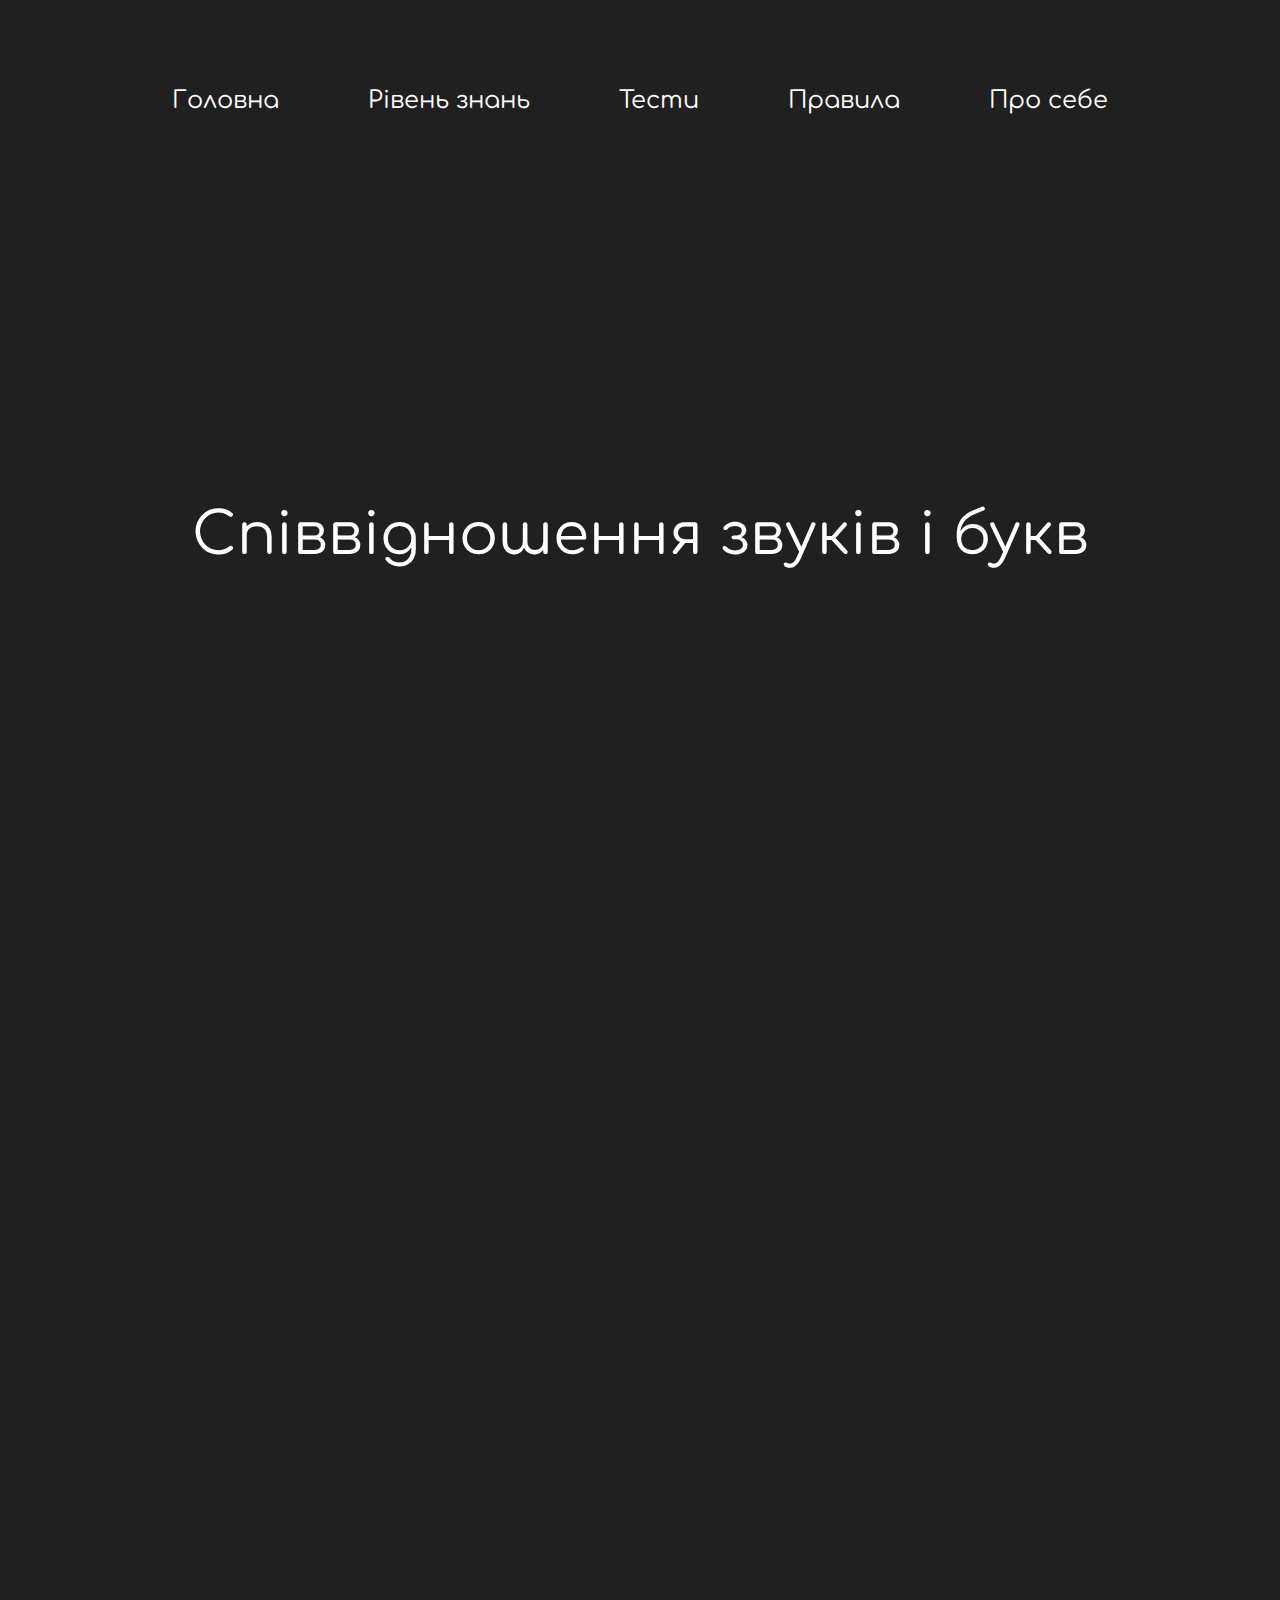
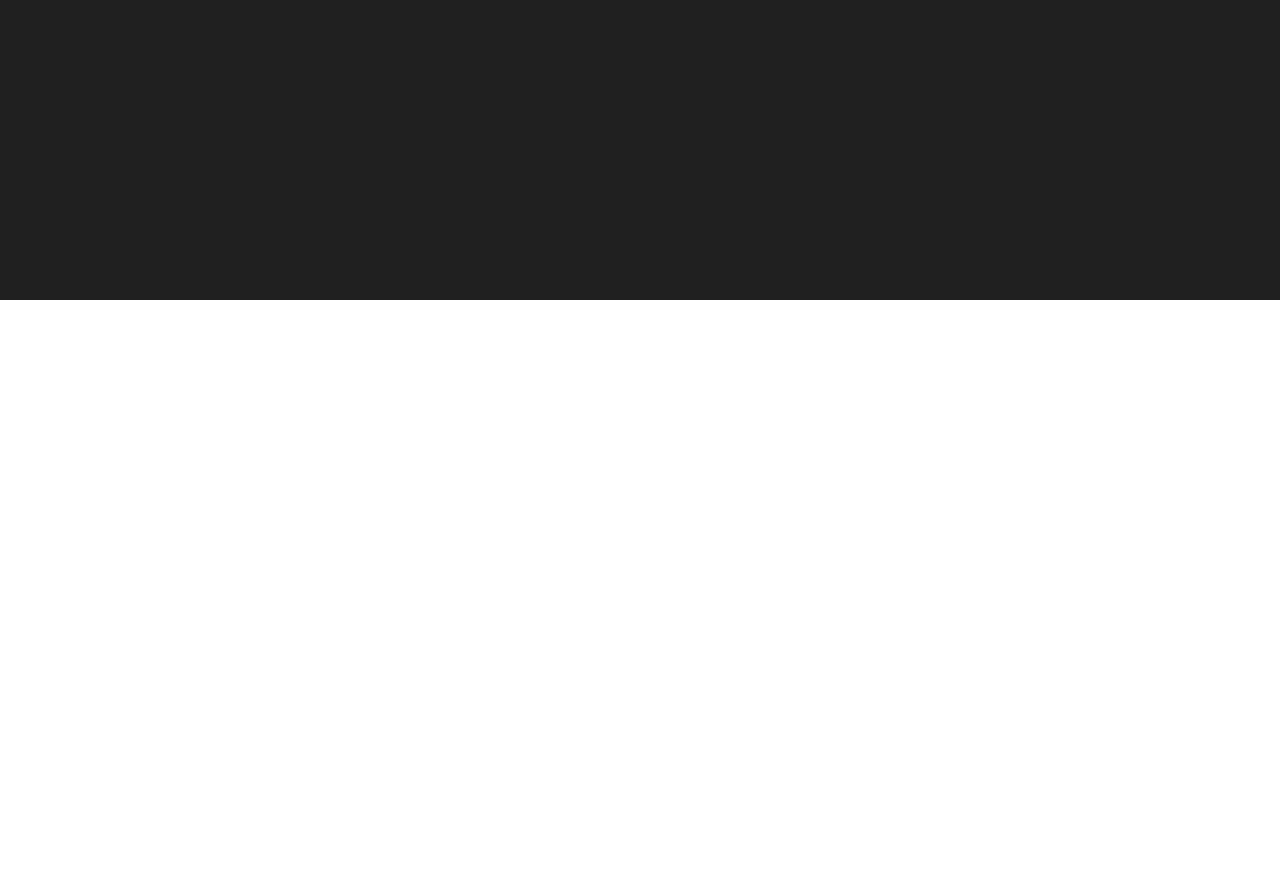
<file: alltests/sound.html>
<!DOCTYPE html>
<html lang="en">
<head>
    <link href="https://unpkg.com/aos@2.3.1/dist/aos.css" rel="stylesheet">
    <link rel="stylesheet" href="../style.css">
    <link rel="stylesheet" href="minitests.css">
    <link rel="stylesheet" href="../media.css">
    <meta charset="UTF-8">
    <meta name="viewport" content="width=device-width, initial-scale=1.0">
    <title>sound</title>
</head>
<body>
<div id="body">    
    <div class="container">
        <input id="toggle" type="checkbox">
        <label class="toggle-container" for="toggle">
        <span class="button button-toggle"></span>
        </label>
        <nav class="nav">
        <a rel="nofollow" rel="noreferrer" class="nav-item" href="mainPage.html">Головна</a>
        <a rel="nofollow" rel="noreferrer" class="nav-item" href="../checktest/proverkaZnan.html">Рівень знань</a>
        <a rel="nofollow" rel="noreferrer" class="nav-item" href="tests.html">Тести</a>
        <a rel="nofollow" rel="noreferrer" class="nav-item" href="https://testportal.gov.ua/zbirayemos-na-zno/">Правила</a>
        <a rel="nofollow" rel="noreferrer" class="nav-item" href="../mainPage.html#about-section">Про себе</a>
        </nav>
        <div class="dummy-content">
            <span>Співвідношення звуків і букв</span>

        </div>
    </div>
    <div id="wrapper">
        <div id="nav">
            <ul id="nav-list">
                <a href="../mainPage.html" class="nav-items">Головна</a>
                <a href="../checktest/proverkaZnan.html" class="nav-items">Рівень знань</a>
                <a href="../tests.html" class="nav-items">Тести</a>
                <a href="https://testportal.gov.ua/zbirayemos-na-zno/" class="nav-items">Правила</a>
                <a href="../mainPage.html#about-section" class="nav-items">Про себе</a>
            </ul>
        </div>
        <div id="header-title">
            <span>Співвідношення звуків і букв</span>
        </div>
    </div>
    <div id="task-sect">
        <div class="containertop" data-aos="fade-right">
            <div id="task-list">
                <div id="description">
                    <span><b>Предмет:</b> УКРАЇНСЬКА МОВА</span>
                    <span><b>Тема:</b> Співвідношення звуків і букв</span>
                    <span><b>Кількість завдань:</b>8 </span>
                </div>
                <div class="task-chose">
                    <button class="choose-items">1</button>
                    <button class="choose-items">2</button>
                    <button class="choose-items">3</button>
                    <button class="choose-items">4</button>
                    <button class="choose-items">5</button>
                    <button class="choose-items">6</button>
                    <button class="choose-items">7</button>
                    <button class="choose-items">8</button>
                </div>
            </div>
            <div class="tasks visible" >
                <div class="sklad0-content">
                    <div class="taskstoanswers">
                        <span>1. Однакова кількість звуків і букв у всіх словах рядках </span>
                        <div class="varity0">
                            <span><b>A</b>⠀заїжджати, щирість, їстоньки</span>
                            <span><b>Б</b>⠀дзвонити, п'ятниць, український </span>
                            <span><b>В</b>⠀йодистий, з'єднування, сьогодення</span>
                            <span><b>Г</b>⠀сприйнятий, щебечуть, джміль</span>
                            <span><b>Д</b>⠀висаджують, зозулястий, перемивають</span>
                        </div>
                    </div>
                    <div class="answers">
                        <span id="answerChoosing">Позначте відповіді:</span>
                        <form class="form-sklad0" action="">
                            <table>
                                <tbody>
                                    <tr>
                                        <th>А</th>
                                        <th>Б</th>
                                        <th>В</th>
                                        <th>Г</th>
                                        <th>Д</th>
                                    </tr>
                                    <tr>
                                        <th><input type="radio" name="a" value="true" class="radio-style1"></th>
                                        <th><input type="radio" name="a" value="false" class="radio-style1"></th>
                                        <th><input type="radio" name="a" value="false" class="radio-style1"></th>
                                        <th><input type="radio" name="a" value="false" class="radio-style1"></th>
                                        <th><input type="radio" name="a" value="false" class="radio-style1"></th>
                                    </tr>
                                </tbody>
                            </table>
                        </form>
                    </div>
                </div>
                <div class="answer-btns">
                    <button id="readComentar">Читати коментар</button>
                    <button id="checkbtn" >Відповісти</button>
                </div>
                <button class="nexttask">Наступне завдання</button>
                <div class="comentar">
                    <span class="comentar-zag">Коментар</span>
                    <span class="comentar-podzag">Завдання перевіряє вміння визначати звукове значення букв у слові.</span>
                    <span class="comentar-main">Букви я, ю, є позначають два звуки в таких випадках: на початку слова, після голосного, після апострофа та м’якого знака. Буква ї завжди передає два звуки. У решті випадків вони передають м’якість попередніх приголосних і звуки [а], [у], [е].

                        М’який знак не передає звук, а лише позначає м’якість попереднього приголосного. Отже, у словах із м’яким знаком звуків завжди менше.
                        
                        Африкати ДЖ та ДЗ також передають один звук.
                        
                        Буква Щ завжди передає два звуки – [шч].
                        
                        Подвоєні приголосні завжди передають один звук.
                        
                        А тепер застосуємо цей матеріал до нашого завдання.
                        
                        У рядку Б у словах якість та український однакова кількість звуків, а у слові кукурудза на один звук менше.
                        
                        У рядку В у словах гайок та об’єднування однакова кількість звуків, а у слові сьогодення на два звуки менше.
                        
                        У рядку Г у словах серйозний, щебечуть однакова кількість звуків, а у слові джміль на два звуки менше.
                        
                        У рядку Д у слові кар’єра – на один звук більше, а у словах рюкзак і перемивають однакова кількість букв і звуків.
                        
                        У рядку А у словах п’ятниця, їстоньки, яблунька однакова кількість букв і звуків.</span>
                    <span class="comentar-answer">Відповідь – А.</span>
                </div>
            </div>
            <div class="tasks" >
                <div class="sklad0-content">
                    <div class="taskstoanswers">
                    <span>2. Букви я, ю, є позначають два звуки в кожному слові рядка</span>
                        <div class="varity0">
                            <span><b>A</b>⠀бутоньєрка, святковий, в'юн</span>
                            <span><b>Б</b>⠀екологія, повітря, обов'язок</span>
                            <span><b>В</b>⠀надвечір'я, мрія, браконьєр</span>
                            <span><b>Г</b>⠀весілля, явір, ластів'ятко</span>
                            <span><b>Д</b>⠀пацієнт, люстерко, жульєн</span>
                        </div>
                    </div>
                    <div class="answers">
                        <span id="answerChoosing">Позначте відповіді:</span>
                        <form class="form-sklad0" action="">
                            <table>
                                <tbody>
                                    <tr>
                                        <th>А</th>
                                        <th>Б</th>
                                        <th>В</th>
                                        <th>Г</th>
                                        <th>Д</th>
                                    </tr>
                                    <tr>
                                        <th><input type="radio" name="a" value="false" class="radio-style2"></th>
                                        <th><input type="radio" name="a" value="false" class="radio-style2"></th>
                                        <th><input type="radio" name="a" value="true" class="radio-style2"></th>
                                        <th><input type="radio" name="a" value="false" class="radio-style2"></th>
                                        <th><input type="radio" name="a" value="false" class="radio-style2"></th>
                                    </tr>
                                </tbody>
                            </table>
                        </form>
                    </div>
                </div>
                <div class="answer-btns">
                    <button id="readComentar">Читати коментар</button>
                    <button id="checkbtn" >Відповісти</button>
                </div>
                <button class="nexttask">Наступне завдання</button>
                <div class="comentar">
                    <span class="comentar-zag">Коментар</span>
                    <span class="comentar-podzag">Завдання перевіряє вміння визначати звукове значення букв у слові.</span>
                    <span class="comentar-main">Букви я, ю, є позначають два звуки в таких випадках:<br>

                        на початку слова,<br>
                        після голосного,<br>
                        після апострофа та м’якого знака.<br>
                        У решті випадків вони передають м’якість попередніх приголосних і звуки [а], [у], [е].
                        
                        Отже, у словах святковий, повітря, весілля, люстерко букви я, ю, є, не позначатимуть два звуки.
                        
                        У решті слів ці букви вживаються на позначення двох звуків.</span>
                    <span class="comentar-answer">Відповідь – В.</span>
                </div>
            </div>
            <div class="tasks" >
                <div class="sklad0-content">
                    <div class="taskstoanswers">
                    <span>3. Звук [д] є в кожному слові рядка

                    </span>
                        <div class="varity0">
                            <span><b>A</b>⠀кладка, футболіст, город</span>
                            <span><b>Б</b>⠀ведмідь, десять, джерело</span>
                            <span><b>В</b>⠀баскетбол, душа, дзвінок</span>
                            <span><b>Г</b>⠀податок, дятел, звідти</span>
                            <span><b>Г</b>⠀дитина, боротьба, день</span>
                        </div>
                    </div>
                    <div class="answers">
                        <span id="answerChoosing">Позначте відповіді:</span>
                        <form class="form-sklad0" action="">
                            <table>
                                <tbody>
                                    <tr>
                                        <th>А</th>
                                        <th>Б</th>
                                        <th>В</th>
                                        <th>Г</th>
                                        <th>Д</th>
                                    </tr>
                                    <tr>
                                        <th><input type="radio" name="a" value="true" class="radio-style3"></th>
                                        <th><input type="radio" name="a" value="false" class="radio-style3"></th>
                                        <th><input type="radio" name="a" value="false" class="radio-style3"></th>
                                        <th><input type="radio" name="a" value="false" class="radio-style3"></th>
                                        <th><input type="radio" name="a" value="false" class="radio-style3"></th>
                                    </tr>
                                </tbody>
                            </table>
                        </form>
                    </div>
                </div>
                <div class="answer-btns">
                    <button id="readComentar">Читати коментар</button>
                    <button id="checkbtn" >Відповісти</button>
                </div>
                <button class="nexttask">Наступне завдання</button>
                <div class="comentar">
                    <span class="comentar-zag">Коментар</span>
                    <span class="comentar-podzag">Це завдання перевіряє орфоепічні навички.</span>
                    <span class="comentar-main">Звук [т] перед наступним дзвінким приголосним уподібнюється за дзвінкістю й вимовляє
                        ться як [д]. Тож правильною відповіддю є «кладка, футболіст, город», бо вимовляємо «фу[д]боліст».</span>
                    <span class="comentar-answer">Відповідь – А.</span>
                </div>
            </div>
            <div class="tasks" >
                <div class="sklad0-content">
                    <div class="taskstoanswers">
                    <span>4.Чергування приголосних за дієвідмінювання відбувається в усіх дієсловах у рядку</span>
                        <div class="varity0">
                            <span><b>A</b>⠀берегти, пекти, летіти</span>
                            <span><b>Б</b>⠀писати, просити, вірити</span>
                            <span><b>В</b>⠀простити, грати, їздити</span>
                            <span><b>Г</b>⠀читати, любити, водити</span>
                            <span><b>Д</b>⠀ловити, бігти, шити</span>
                        </div>
                    </div>
                    <div class="answers">
                        <span id="answerChoosing">Позначте відповіді:</span>
                        <form class="form-sklad0" action="">
                            <table>
                                <tbody>
                                    <tr>
                                        <th>А</th>
                                        <th>Б</th>
                                        <th>В</th>
                                        <th>Г</th>
                                        <th>Д</th>
                                    </tr>
                                    <tr>
                                        <th><input type="radio" name="a" value="true" class="radio-style4"></th>
                                        <th><input type="radio" name="a" value="false" class="radio-style4"></th>
                                        <th><input type="radio" name="a" value="false" class="radio-style4"></th>
                                        <th><input type="radio" name="a" value="false" class="radio-style4"></th>
                                        <th><input type="radio" name="a" value="false" class="radio-style4"></th>
                                    </tr>
                                </tbody>
                            </table>
                        </form>
                    </div>
                </div>
                <div class="answer-btns">
                    <button id="readComentar">Читати коментар</button>
                    <button id="checkbtn" >Відповісти</button>
                </div>
                <button class="nexttask">Наступне завдання</button>
                <div class="comentar">
                    <span class="comentar-zag">Коментар</span>
                    <span class="comentar-podzag">Завдання перевіряє рівень ваших орфоепічних наЗавдання перевіряє ваше вміння правильно утворювати форми дієслів, ураховуючи чергування приголосних звуків.вичок.</span>
                    <span class="comentar-main">В українській мові при зміні дієслів відбуваються чергування приголосних:<br>

                        г – ж: береГти – береЖу, біГти – біЖу;<br>
                        
                        к – ч: пеКти – пеЧу;<br>
                        
                        т – ч: леТіти – леЧу,<br>
                        
                        с – ш: пиСати – пиШу; проСити – проШу;<br>
                        
                        ст – щ: проСТити – проЩу;<br>
                        
                        зд – ждж: їЗДити – їЖДЖу;<br>
                        
                        д – дж: воДити – воДЖу:<br>
                        
                        б – бл: люБити – люБЛю<br>
                        
                        в – вл: лоВити – лоВЛю<br>
                        
                        Чергування не відбувається у словах вірити, грати, читати, шити.</span>
                    <span class="comentar-answer">Відповідь – А.</span>
                </div>
            </div>
            <div class="tasks" >
                <div class="sklad0-content">
                    <div class="taskstoanswers">
                    <span> 5. Позначте рядок, у якому в усіх словах при вимові відбувається уподібнення приголосних:</span>
                        <div class="varity0">
                            <span><b>A</b>⠀безшумний, доріжка, (на) стежинці, просьба</span>
                            <span><b>Б</b>⠀дьогтю, кузня, пругкий, казка</span>
                            <span><b>В</b>⠀піднігтьовий, зцідити, боротьба, співачці</span>
                            <span><b>Г</b>⠀сережка, двигтить, стіжки, зчистити</span>
                            <span><b>Д</b>⠀пісня, вокзал, рюкзак, ложка</span>
                        </div>
                    </div>
                    <div class="answers">
                        <span id="answerChoosing">Позначте відповіді:</span>
                        <form class="form-sklad0" action="">
                            <table>
                                <tbody>
                                    <tr>
                                        <th>А</th>
                                        <th>Б</th>
                                        <th>В</th>
                                        <th>Г</th>
                                        <th>Д</th>
                                    </tr>
                                    <tr>
                                        <th><input type="radio" name="a" value="false" class="radio-style5"></th>
                                        <th><input type="radio" name="a" value="false" class="radio-style5"></th>
                                        <th><input type="radio" name="a" value="true" class="radio-style5"></th>
                                        <th><input type="radio" name="a" value="false" class="radio-style5"></th>
                                        <th><input type="radio" name="a" value="false" class="radio-style5"></th>
                                    </tr>
                                </tbody>
                            </table>
                        </form>
                    </div>
                </div>
                <div class="answer-btns">
                    <button id="readComentar">Читати коментар</button>
                    <button id="checkbtn" >Відповісти</button>
                </div>
                <button class="nexttask">Наступне завдання</button>
                <div class="comentar">
                    <span class="comentar-zag">Коментар</span>
                    <span class="comentar-podzag">Завдання перевіряє рівень ваших орфоепічних навичок.</span>
                    <span class="comentar-main">У подібних завданнях зовнішнього незалежного оцінювання завжди пропонують поширені слова,
                        у яких часто трапляються помилки в наголошуванні. Правильно наголошені слова треба вимовляти так: котрИй, кропивА, прИчіп, тризУб.</span>
                    <span class="comentar-answer">Відповідь – В.</span>
                </div>
            </div>
            <div class="tasks" >
                <div class="sklad0-content">
                    <div class="taskstoanswers">
                    <span>6. Виділені літери позначають той самий звук у всіх словах рядка</span>
                        <div class="varity0">
                            <span><b>A</b>⠀доріжка, миєшся, широкий</span>
                            <span><b>Б</b>⠀шістсот, Тбілісі, метелиця</span>
                            <span><b>В</b>⠀свято, осінній, просьба</span>
                            <span><b>Г</b>⠀Великдень, аякже, ґрунт</span>
                            <span><b>Д</b>⠀будинок, бджола, Дніпро</span>
                        </div>
                    </div>
                    <div class="answers">
                        <span id="answerChoosing">Позначте відповіді:</span>
                        <form class="form-sklad0" action="">
                            <table>
                                <tbody>
                                    <tr>
                                        <th>А</th>
                                        <th>Б</th>
                                        <th>В</th>
                                        <th>Г</th>
                                        <th>Д</th>
                                    </tr>
                                    <tr>
                                        <th><input type="radio" name="a" value="false" class="radio-style6"></th>
                                        <th><input type="radio" name="a" value="false" class="radio-style6"></th>
                                        <th><input type="radio" name="a" value="false" class="radio-style6"></th>
                                        <th><input type="radio" name="a" value="true" class="radio-style6"></th>
                                        <th><input type="radio" name="a" value="false" class="radio-style6"></th>
                                    </tr>
                                </tbody>
                            </table>
                        </form>
                    </div>
                </div>
                <div class="answer-btns">
                    <button id="readComentar">Читати коментар</button>
                    <button id="checkbtn" >Відповісти</button>
                </div>
                <button class="nexttask">Наступне завдання</button>
                <div class="comentar">
                    <span class="comentar-zag">Коментар</span>
                    <span class="comentar-podzag">Це завдання перевіряє ваші знання про зміни звуків у потоці мовлення.</span>
                    <span class="comentar-main">Розглянемо рядок з такими слова: шістсот, Тбілісі, метелиця. Підкре
                        слена літера в цих словах позначає різні звуки, тому що у слові шістсот звук [т] не вимовляється; у слові Тбілісі літера т передає звук [д′], адже глухі приголосні перед дзвінкими вимовляються дзвінко, а ще цей приголосний стає м’яким перед наступним пом’якшеним; у слові метелиця літера т передає звук [т].<br>

                        У рядку свято, осінній, просьба підкреслена літера теж позначає різні звуки. У слові свято літера с передає звук [с′], адже цей приголосний стає м’яким перед наступним пом’якшеним. У слові осінній теж літера с передає [с′], адже далі – звук [і]. У слові просьба літера с передає звук [з′], адже глухі приголосні перед дзвінкими вимовляються дзвінко, а також є м’яким, бо далі стоїть знак м’якшення.<br>
                        
                        У словах Великдень і аякже літера к передає звук [ґ], адже глухі приголосні перед дзвінкими вимовляються дзвінко. 
                        Отже, у словах Великдень, аякже, ґрунт підкреслена літера позначає один звук.<br>
                        
                        У рядку будинок, бджола, Дніпро підкреслена літера означає різні звуки: у слові будинок літера д передає звук [д];  у слові бджола є африката дж;  у слові Дніпро літера д передає звук [д′], бо далі – м’який приголосний [н′].<br>
                        
                        У слові доріжка літера ж передає звук [ж], у слові миєшся – [с′:], у слові широкий – [ш].</span>
                    <span class="comentar-answer">Відповідь – Г.</span>
                </div>
            </div>
            <div class="tasks" >
                <div class="sklad0-content">
                    <div class="taskstoanswers">
                    <span>7. Прикметники із суфіксом -зьк- можна утворити від усіх іменників у рядку</span>
                        <div class="varity0">
                            <span><b>A</b>⠀Париж, Збараж, грек</span>
                            <span><b>Б</b>⠀киргиз, Норвегія, Кавказ</span>
                            <span><b>В</b>⠀Сиракузи, боягуз, Тибет</span>
                            <span><b>Г</b>⠀Запоріжжя, латиш, Світязь</span>
                        </div>
                    </div>
                    <div class="answers">
                        <span id="answerChoosing">Позначте відповіді:</span>
                        <form class="form-sklad0" action="">
                            <table>
                                <tbody>
                                    <tr>
                                        <th>А</th>
                                        <th>Б</th>
                                        <th>В</th>
                                        <th>Г</th>
                                    </tr>
                                    <tr>
                                        <th><input type="radio" name="a" value="false" class="radio-style7"></th>
                                        <th><input type="radio" name="a" value="true" class="radio-style7"></th>
                                        <th><input type="radio" name="a" value="false" class="radio-style7"></th>
                                        <th><input type="radio" name="a" value="false" class="radio-style7"></th>
                                    </tr>
                                </tbody>
                            </table>
                        </form>
                    </div>
                </div>
                <div class="answer-btns">
                    <button id="readComentar">Читати коментар</button>
                    <button id="checkbtn" >Відповісти</button>
                </div>
                <button class="nexttask">Наступне завдання</button>
                <div class="comentar">
                    <span class="comentar-zag">Коментар</span>
                    <span class="comentar-podzag">Завдання перевіряє ваше вміння правильно утворювати похідні прикметники, ураховуючи чергування приголосних у суфіксах.</span>
                    <span class="comentar-main">Перед суфіксом -ськ- при словотворенні відбуваються такі зміни:<br>

                        к, ч, ц + -ськ- = -цьк-: грецький;<br>
                        
                        г, ж, з + -ськ- = - зьк-: паризький, збаразький, кавказький, сиракузький, норвезький, запорізький, боягузький, світязький, киргизький;<br>
                        
                        х, ш, с + -ськ-= -ськ-: латиський.<br>
                        
                        А в словах, корінь яких закінчується на інший приголосний, чергування не відбувається: тибетський.</span>
                    <span class="comentar-answer">Відповідь – Б.</span>
                </div>
            </div>
            <div class="tasks" >
                <div class="sklad0-content">
                    <div class="taskstoanswers">
                    <span>8. Однакова кількість звуків і букв у кожному слові рядка</span>
                        <div class="varity0">
                            <span><b>A</b>⠀заощаджувати, ячання, майоліка</span>
                            <span><b>Б</b>⠀перекладати, зав’язь, роз’ятрити</span>
                            <span><b>В</b>⠀узлісся, зчорніти, восьмитонний</span>
                            <span><b>Г</b>⠀колумбієць, щасливий, дзюдоїст</span>
                            <span><b>Д</b>⠀узбережжя, яблунька, розмаїтість</span>
                        </div>
                    </div>
                    <div class="answers">
                        <span id="answerChoosing">Позначте відповіді:</span>
                        <form class="form-sklad0" action="">
                            <table>
                                <tbody>
                                    <tr>
                                        <th>А</th>
                                        <th>Б</th>
                                        <th>В</th>
                                        <th>Г</th>
                                        <th>Д</th>
                                    </tr>
                                    <tr>
                                        <th><input type="radio" name="a" value="true" class="radio-style8"></th>
                                        <th><input type="radio" name="a" value="false" class="radio-style8"></th>
                                        <th><input type="radio" name="a" value="false" class="radio-style8"></th>
                                        <th><input type="radio" name="a" value="false" class="radio-style8"></th>
                                        <th><input type="radio" name="a" value="false" class="radio-style8"></th>
                                    </tr>
                                </tbody>
                            </table>
                        </form>
                    </div>
                </div>
                <div class="answer-btns">
                    <button id="readComentar">Читати коментар</button>
                    <button id="checkbtn" >Відповісти</button>
                </div>
                <button class="finishtest">Завершити тест</button>
                <div class="comentar">
                    <span class="comentar-zag">Коментар</span>
                    <span class="comentar-podzag">Завдання перевіряє вміння визначати звукове значення букв у слові.</span>
                    <span class="comentar-main">Букви я, ю, є позначають два звуки в таких випадках: на початку слова, після голосного, після апострофа та м’якого знака. Буква ї завжди передає два звуки. У решті випадків букви я, ю, є передають м’якість попередніх приголосних та звуки [а], [у], [е].<br>

                        М’який знак не передає звук, а лише позначає м’якість попереднього приголосного. Отже, у словах із м’яким знаком звуків зажди менше.<br>
                        
                        Буква щ завжди передає два звуки – шч.<br>
                        
                        Африкати дж та дз також передають один звук.<br>
                        
                        Проаналізуймо запропоновані слова:<br>
                        
                        У рядку А однакова кількість звуків і букв у кожному слові рядка: заоЩаДЖувати, ЯчаННЯ, майоліка.<br>
                        
                        У рядку Б у слові роз’Ятрити на один звук більше.<br>
                        
                        У рядку В у слові узліССЯ на один звук менше.<br>
                        
                        У рядку Г у слові Щасливий на один звук більше.<br>
                        
                        У рядку Д у слові узбереЖЖЯ на один звук менше.</span>
                    <span class="comentar-answer">Відповідь – А.</span>
                </div>
            </div>
            
        </div> 
    </div>
    <div id="helper"></div>
    <div id="feedback" data-aos="fade-right">
        <div id="feedback-content">
            <form action="">
                <label for="text">Форма зворотнього звязку</label>
                <input type="text" placeholder="Ваш email">
                <input type="text" placeholder="Ваша пропозиція">
                <input type="button" value="Відправити" id="troyan-btn">
            </form>
        </div>
    </div>
    <div id="footer" data-aos="fade-right">
        <div id=footer-content>
            <div id="social-links">
                <a href="https://www.instagram.com/main.selik/"><img src="../pictures/instagram.png" alt=""></a>
                <a href="https://twitter.com/?lang=uk"><img src="../pictures/twitter.png" alt=""></a>
                <a href="https://www.tiktok.com/uk-UA"><img src="../pictures/tiktok.png" alt=""></a>
                <a href="https://www.youtube.com"><img src="../pictures/youtube.png" alt=""></a>
            </div>
            <div id="rights">
                <span>Всі права захищені мною, 2021</span>
            </div>
        </div>    
    </div>
    
    
</div>
<div id="message-info" class="none">
    <div id="message-info-content">
        <span>Спасибі за ваш відгук <img src="../pictures/galochka.png" alt=""> </span>
        <span>НЕ ЗВЕРТАЙТЕ УВАГУ НА ДИЗАЙН</span>
        <button id="window-close">X</button>
    </div>
</div>
<script src="../mainPage.js"></script>   
<script src="minitests.js"></script>
<script src="https://unpkg.com/aos@2.3.1/dist/aos.js"></script>
<script>
    AOS.init();
  </script>
</body>
</html>
</file>
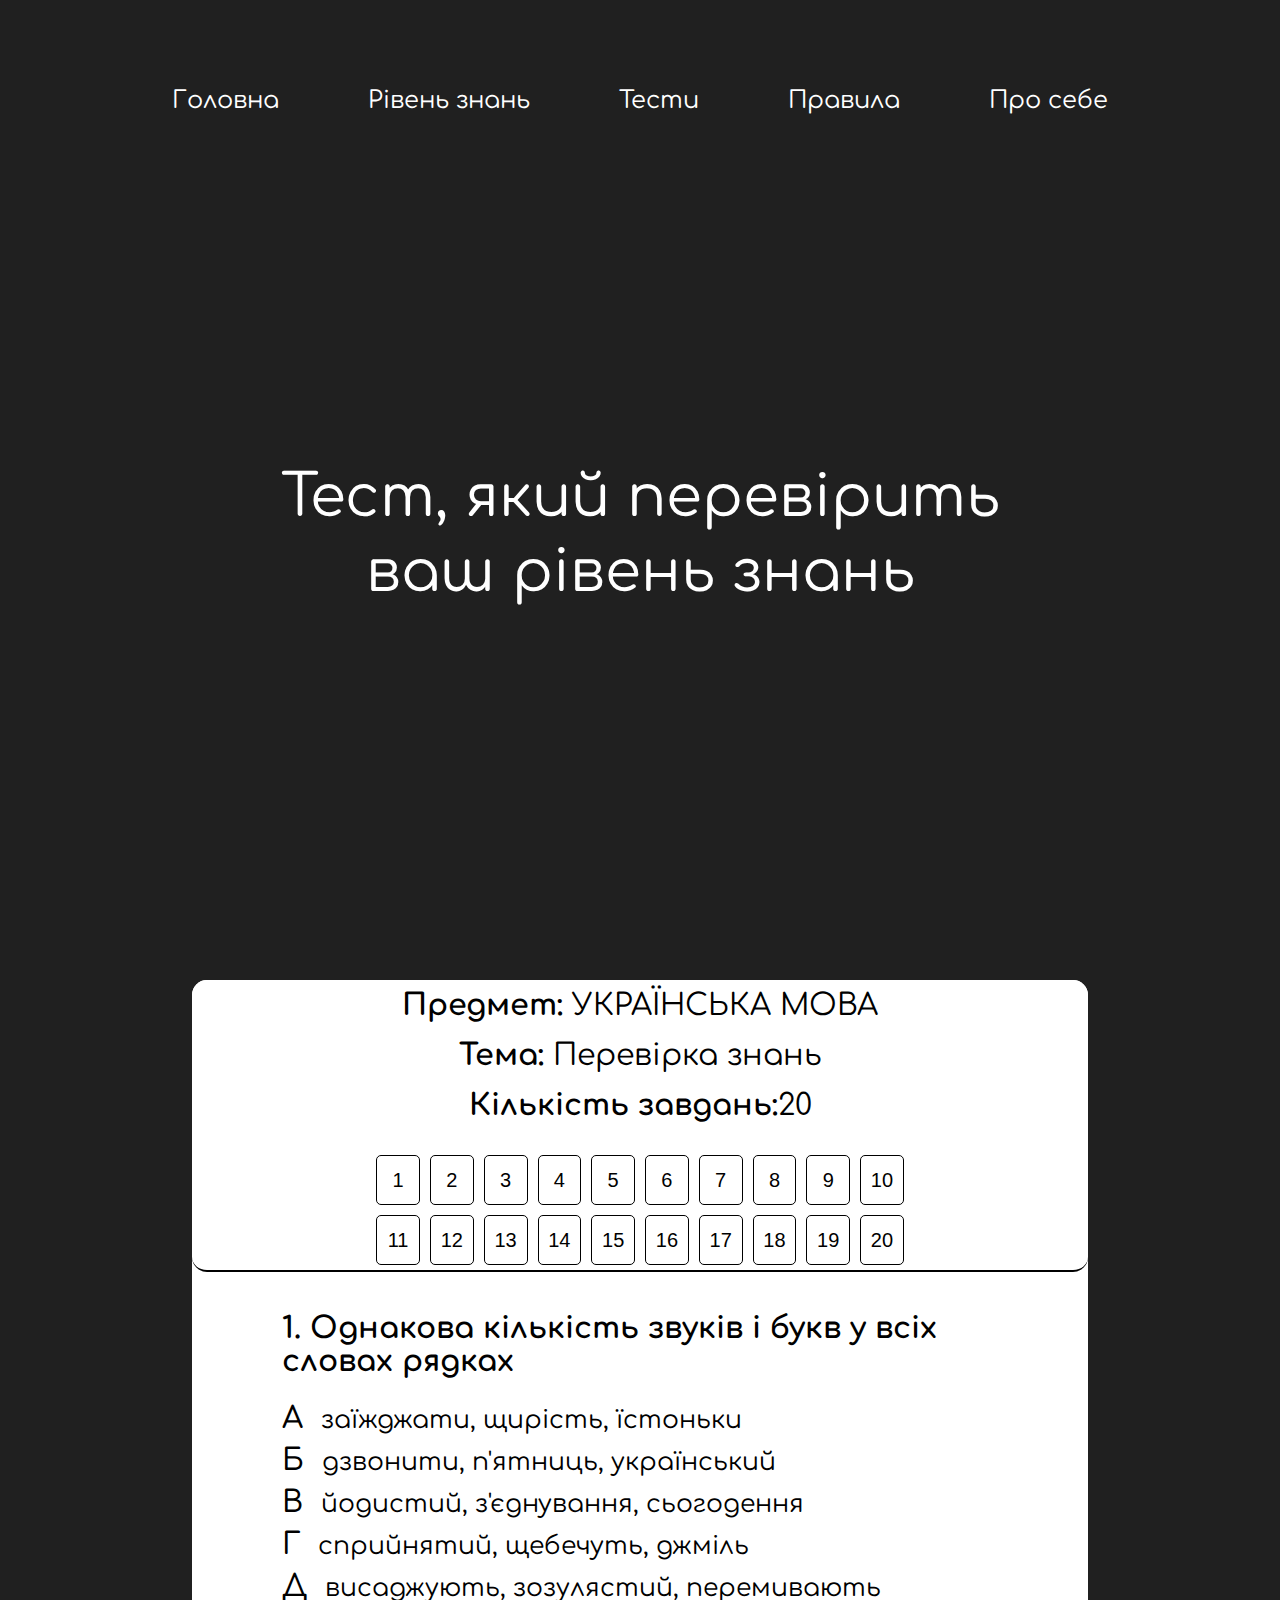
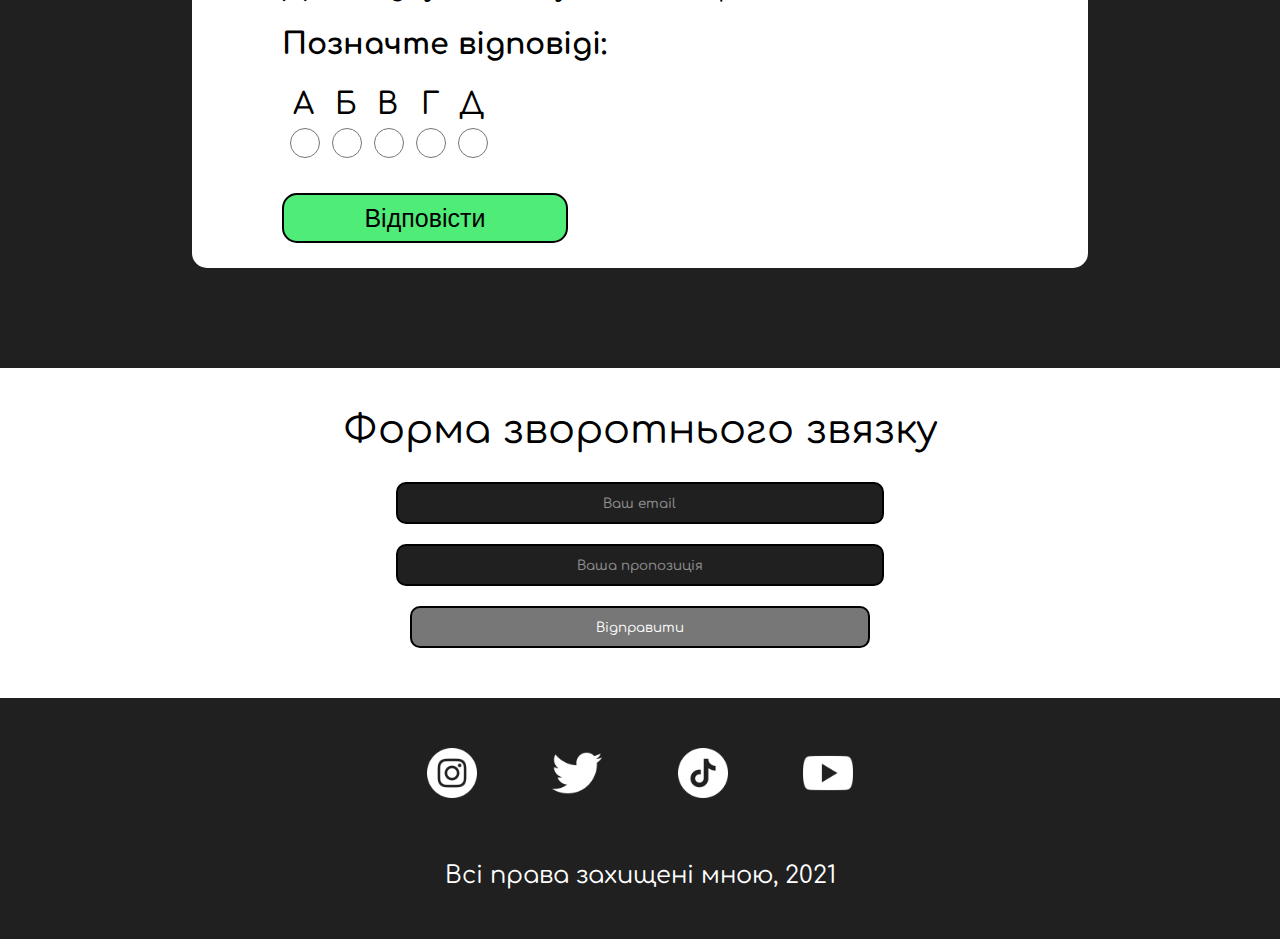
<file: checktest/proverkaZnan.html>
<!DOCTYPE html>
<html lang="en">
<head>
    <link href="https://unpkg.com/aos@2.3.1/dist/aos.css" rel="stylesheet">
    <link rel="stylesheet" href="../style.css">
    <link rel="stylesheet" href="proverkaZnan.css">
    <link rel="stylesheet" href="../media.css">
    <meta charset="UTF-8">
    <meta name="viewport" content="width=device-width, initial-scale=1.0">
    <title>proverka</title>
</head>
<body>
<div id="body">    
    <div class="container">
        <input id="toggle" type="checkbox">
        <label class="toggle-container" for="toggle">
        <span class="button button-toggle"></span>
        </label>
        <nav class="nav">
        <a rel="nofollow" rel="noreferrer" class="nav-item" href="mainPage.html">Головна</a>
        <a rel="nofollow" rel="noreferrer" class="nav-item" href="proverkaZnan.html">Рівень знань</a>
        <a rel="nofollow" rel="noreferrer" class="nav-item" href="tests.html">Тести</a>
        <a rel="nofollow" rel="noreferrer" class="nav-item" href="https://testportal.gov.ua/zbirayemos-na-zno/">Правила</a>
        <a rel="nofollow" rel="noreferrer" class="nav-item" href="../mainPage.html#about-section">Про себе</a>
        </nav>
        <div class="dummy-content">
            <span>Співвідношення звуків і букв</span>

        </div>
    </div>
    <div id="wrapper">
        <div id="nav">
            <ul id="nav-list">
                <a href="../mainPage.html" class="nav-items">Головна</a>
                <a href="proverkaZnan.html" class="nav-items">Рівень знань</a>
                <a href="../tests.html" class="nav-items">Тести</a>
                <a href="https://testportal.gov.ua/zbirayemos-na-zno/" class="nav-items">Правила</a>
                <a href="../mainPage.html#about-section" class="nav-items">Про себе</a>
            </ul>
        </div>
        <div id="header-title">
            <span>Тест, який перевірить</span>
            <span>ваш рівень знань</span>
        </div>
    </div> 
    <div id="task-sect">
        <div class="containertop">
            <div id="container-results">
                <div class="none">
                <span class="congrats">Вітаю </span>
                <span class="marks">Твій результат</span>
                <div class="task-chose">
                    <div>
                        <button class="finish-items">1</button>
                        <button class="finish-items">2</button>
                        <button class="finish-items">3</button>
                        <button class="finish-items">4</button>
                        <button class="finish-items">5</button>
                        <button class="finish-items">6</button>
                        <button class="finish-items">7</button>
                    </div>
                    <div>
                        <button class="finish-items">8</button>
                        <button class="finish-items">9</button>
                        <button class="finish-items">10</button>
                        <button class="finish-items">11</button>
                        <button class="finish-items">12</button>
                        <button class="finish-items">13</button>
                        <button class="finish-items">14</button>
                    </div>
                    <div>
                        <button class="finish-items">15</button>
                        <button class="finish-items">16</button>
                        <button class="finish-items">17</button>
                        <button class="finish-items">18</button>
                        <button class="finish-items">19</button>
                        <button class="finish-items">20</button>
                    </div>
                </div>
                    <a class="back" href="">Повернутися на сторінку с завданнями</a>
                </div>
            </div>
            <div class="task-list">
                <div id="description">
                    <span><b>Предмет:</b> УКРАЇНСЬКА МОВА</span>
                    <span><b>Тема:</b> Перевірка знань</span>
                    <span><b>Кількість завдань:</b>20</span>
                </div>
                <div class="task-chose">
                    <div>
                        <button class="choose-items">1</button>
                        <button class="choose-items">2</button>
                        <button class="choose-items">3</button>
                        <button class="choose-items">4</button>
                        <button class="choose-items">5</button>
                        <button class="choose-items">6</button>
                        <button class="choose-items">7</button>
                        <button class="choose-items">8</button>
                        <button class="choose-items">9</button>
                        <button class="choose-items">10</button>
                    </div>
                    <div>
                        <button class="choose-items">11</button>
                        <button class="choose-items">12</button>
                        <button class="choose-items">13</button>
                        <button class="choose-items">14</button>
                        <button class="choose-items">15</button>
                        <button class="choose-items">16</button>
                        <button class="choose-items">17</button>
                        <button class="choose-items">18</button>
                        <button class="choose-items">19</button>
                        <button class="choose-items">20</button>
                    </div>
                </div>
            </div>
            <div class="tasks visible" >
                <div class="sklad0-content">
                    <div class="taskstoanswers">
                        <span>1. Однакова кількість звуків і букв у всіх словах рядках </span>
                        <div class="varity0">
                            <span><b>A</b>⠀заїжджати, щирість, їстоньки</span>
                            <span><b>Б</b>⠀дзвонити, п'ятниць, український </span>
                            <span><b>В</b>⠀йодистий, з'єднування, сьогодення</span>
                            <span><b>Г</b>⠀сприйнятий, щебечуть, джміль</span>
                            <span><b>Д</b>⠀висаджують, зозулястий, перемивають</span>
                        </div>
                    </div>
                    <div class="answers">
                        <span id="answerChoosing">Позначте відповіді:</span>
                        <form class="form-sklad0" action="">
                            <table>
                                <tbody>
                                    <tr>
                                        <th>А</th>
                                        <th>Б</th>
                                        <th>В</th>
                                        <th>Г</th>
                                        <th>Д</th>
                                    </tr>
                                    <tr>
                                        <th><input type="radio" name="a" value="true" class="radio-style1"></th>
                                        <th><input type="radio" name="a" value="false" class="radio-style1"></th>
                                        <th><input type="radio" name="a" value="false" class="radio-style1"></th>
                                        <th><input type="radio" name="a" value="false" class="radio-style1"></th>
                                        <th><input type="radio" name="a" value="false" class="radio-style1"></th>
                                    </tr>
                                </tbody>
                            </table>
                        </form>
                    </div>
                </div>
                <div class="answer-btns">
                    <button id="checkbtn" >Відповісти</button>
                </div>
                <button class="nexttask">Наступне завдання</button>
            </div>
            <div class="tasks" >
                <div class="sklad0-content">
                    <div class="taskstoanswers">
                    <span>2. Букви я, ю, є позначають два звуки в кожному слові рядка</span>
                        <div class="varity0">
                            <span><b>A</b>⠀бутоньєрка, святковий, в'юн</span>
                            <span><b>Б</b>⠀екологія, повітря, обов'язок</span>
                            <span><b>В</b>⠀надвечір'я, мрія, браконьєр</span>
                            <span><b>Г</b>⠀весілля, явір, ластів'ятко</span>
                            <span><b>Д</b>⠀пацієнт, люстерко, жульєн</span>
                        </div>
                    </div>
                    <div class="answers">
                        <span id="answerChoosing">Позначте відповіді:</span>
                        <form class="form-sklad0" action="">
                            <table>
                                <tbody>
                                    <tr>
                                        <th>А</th>
                                        <th>Б</th>
                                        <th>В</th>
                                        <th>Г</th>
                                        <th>Д</th>
                                    </tr>
                                    <tr>
                                        <th><input type="radio" name="a" value="false" class="radio-style2"></th>
                                        <th><input type="radio" name="a" value="false" class="radio-style2"></th>
                                        <th><input type="radio" name="a" value="true" class="radio-style2"></th>
                                        <th><input type="radio" name="a" value="false" class="radio-style2"></th>
                                        <th><input type="radio" name="a" value="false" class="radio-style2"></th>
                                    </tr>
                                </tbody>
                            </table>
                        </form>
                    </div>
                </div>
                <div class="answer-btns">
                    <button id="checkbtn" >Відповісти</button>
                </div>
                <button class="nexttask">Наступне завдання</button>
            </div>
            <div class="tasks" >
                <div class="sklad0-content">
                    <div class="taskstoanswers">
                    <span>3. Звук [д] є в кожному слові рядка

                    </span>
                        <div class="varity0">
                            <span><b>A</b>⠀кладка, футболіст, город</span>
                            <span><b>Б</b>⠀ведмідь, десять, джерело</span>
                            <span><b>В</b>⠀баскетбол, душа, дзвінок</span>
                            <span><b>Г</b>⠀податок, дятел, звідти</span>
                            <span><b>Г</b>⠀дитина, боротьба, день</span>
                        </div>
                    </div>
                    <div class="answers">
                        <span id="answerChoosing">Позначте відповіді:</span>
                        <form class="form-sklad0" action="">
                            <table>
                                <tbody>
                                    <tr>
                                        <th>А</th>
                                        <th>Б</th>
                                        <th>В</th>
                                        <th>Г</th>
                                        <th>Д</th>
                                    </tr>
                                    <tr>
                                        <th><input type="radio" name="a" value="true" class="radio-style3"></th>
                                        <th><input type="radio" name="a" value="false" class="radio-style3"></th>
                                        <th><input type="radio" name="a" value="false" class="radio-style3"></th>
                                        <th><input type="radio" name="a" value="false" class="radio-style3"></th>
                                        <th><input type="radio" name="a" value="false" class="radio-style3"></th>
                                    </tr>
                                </tbody>
                            </table>
                        </form>
                    </div>
                </div>
                <div class="answer-btns">
                    <button id="checkbtn" >Відповісти</button>
                </div>
                <button class="nexttask">Наступне завдання</button>
            </div>
            <div class="tasks" >
                <div class="sklad0-content">
                    <div class="taskstoanswers">
                    <span>4.Чергування приголосних за дієвідмінювання відбувається в усіх дієсловах у рядку</span>
                        <div class="varity0">
                            <span><b>A</b>⠀берегти, пекти, летіти</span>
                            <span><b>Б</b>⠀писати, просити, вірити</span>
                            <span><b>В</b>⠀простити, грати, їздити</span>
                            <span><b>Г</b>⠀читати, любити, водити</span>
                            <span><b>Д</b>⠀ловити, бігти, шити</span>
                        </div>
                    </div>
                    <div class="answers">
                        <span id="answerChoosing">Позначте відповіді:</span>
                        <form class="form-sklad0" action="">
                            <table>
                                <tbody>
                                    <tr>
                                        <th>А</th>
                                        <th>Б</th>
                                        <th>В</th>
                                        <th>Г</th>
                                        <th>Д</th>
                                    </tr>
                                    <tr>
                                        <th><input type="radio" name="a" value="true" class="radio-style4"></th>
                                        <th><input type="radio" name="a" value="false" class="radio-style4"></th>
                                        <th><input type="radio" name="a" value="false" class="radio-style4"></th>
                                        <th><input type="radio" name="a" value="false" class="radio-style4"></th>
                                        <th><input type="radio" name="a" value="false" class="radio-style4"></th>
                                    </tr>
                                </tbody>
                            </table>
                        </form>
                    </div>
                </div>
                <div class="answer-btns">
                    <button id="checkbtn" >Відповісти</button>
                </div>
                <button class="nexttask">Наступне завдання</button>
            </div>
            <div class="tasks" >
                <div class="sklad0-content">
                    <div class="taskstoanswers">
                    <span> 5. Позначте рядок, у якому в усіх словах при вимові відбувається уподібнення приголосних:</span>
                        <div class="varity0">
                            <span><b>A</b>⠀безшумний, доріжка, (на) стежинці, просьба</span>
                            <span><b>Б</b>⠀дьогтю, кузня, пругкий, казка</span>
                            <span><b>В</b>⠀піднігтьовий, зцідити, боротьба, співачці</span>
                            <span><b>Г</b>⠀сережка, двигтить, стіжки, зчистити</span>
                            <span><b>Д</b>⠀пісня, вокзал, рюкзак, ложка</span>
                        </div>
                    </div>
                    <div class="answers">
                        <span id="answerChoosing">Позначте відповіді:</span>
                        <form class="form-sklad0" action="">
                            <table>
                                <tbody>
                                    <tr>
                                        <th>А</th>
                                        <th>Б</th>
                                        <th>В</th>
                                        <th>Г</th>
                                        <th>Д</th>
                                    </tr>
                                    <tr>
                                        <th><input type="radio" name="a" value="false" class="radio-style5"></th>
                                        <th><input type="radio" name="a" value="false" class="radio-style5"></th>
                                        <th><input type="radio" name="a" value="true" class="radio-style5"></th>
                                        <th><input type="radio" name="a" value="false" class="radio-style5"></th>
                                        <th><input type="radio" name="a" value="false" class="radio-style5"></th>
                                    </tr>
                                </tbody>
                            </table>
                        </form>
                    </div>
                </div>
                <div class="answer-btns">
                    <button id="checkbtn" >Відповісти</button>
                </div>
                <button class="nexttask">Наступне завдання</button>
            </div>
            <div class="tasks" >
                <div class="sklad0-content">
                    <div class="taskstoanswers">
                    <span>6. Виділені літери позначають той самий звук у всіх словах рядка</span>
                        <div class="varity0">
                            <span><b>A</b>⠀доріжка, миєшся, широкий</span>
                            <span><b>Б</b>⠀шістсот, Тбілісі, метелиця</span>
                            <span><b>В</b>⠀свято, осінній, просьба</span>
                            <span><b>Г</b>⠀Великдень, аякже, ґрунт</span>
                            <span><b>Д</b>⠀будинок, бджола, Дніпро</span>
                        </div>
                    </div>
                    <div class="answers">
                        <span id="answerChoosing">Позначте відповіді:</span>
                        <form class="form-sklad0" action="">
                            <table>
                                <tbody>
                                    <tr>
                                        <th>А</th>
                                        <th>Б</th>
                                        <th>В</th>
                                        <th>Г</th>
                                        <th>Д</th>
                                    </tr>
                                    <tr>
                                        <th><input type="radio" name="a" value="false" class="radio-style6"></th>
                                        <th><input type="radio" name="a" value="false" class="radio-style6"></th>
                                        <th><input type="radio" name="a" value="false" class="radio-style6"></th>
                                        <th><input type="radio" name="a" value="true" class="radio-style6"></th>
                                        <th><input type="radio" name="a" value="false" class="radio-style6"></th>
                                    </tr>
                                </tbody>
                            </table>
                        </form>
                    </div>
                </div>
                <div class="answer-btns">
                    <button id="checkbtn" >Відповісти</button>
                </div>
                <button class="nexttask">Наступне завдання</button>
            </div>
            <div class="tasks" >
                <div class="sklad0-content">
                    <div class="taskstoanswers">
                    <span>7. Прикметники із суфіксом -зьк- можна утворити від усіх іменників у рядку</span>
                        <div class="varity0">
                            <span><b>A</b>⠀Париж, Збараж, грек</span>
                            <span><b>Б</b>⠀киргиз, Норвегія, Кавказ</span>
                            <span><b>В</b>⠀Сиракузи, боягуз, Тибет</span>
                            <span><b>Г</b>⠀Запоріжжя, латиш, Світязь</span>
                        </div>
                    </div>
                    <div class="answers">
                        <span id="answerChoosing">Позначте відповіді:</span>
                        <form class="form-sklad0" action="">
                            <table>
                                <tbody>
                                    <tr>
                                        <th>А</th>
                                        <th>Б</th>
                                        <th>В</th>
                                        <th>Г</th>
                                    </tr>
                                    <tr>
                                        <th><input type="radio" name="a" value="false" class="radio-style7"></th>
                                        <th><input type="radio" name="a" value="true" class="radio-style7"></th>
                                        <th><input type="radio" name="a" value="false" class="radio-style7"></th>
                                        <th><input type="radio" name="a" value="false" class="radio-style7"></th>
                                    </tr>
                                </tbody>
                            </table>
                        </form>
                    </div>
                </div>
                <div class="answer-btns">
                    <button id="checkbtn" >Відповісти</button>
                </div>
                <button class="nexttask">Наступне завдання</button>
            </div>
            <div class="tasks" >
                <div class="sklad0-content">
                    <div class="taskstoanswers">
                    <span>8. Однакова кількість звуків і букв у кожному слові рядка</span>
                        <div class="varity0">
                            <span><b>A</b>⠀заощаджувати, ячання, майоліка</span>
                            <span><b>Б</b>⠀перекладати, зав’язь, роз’ятрити</span>
                            <span><b>В</b>⠀узлісся, зчорніти, восьмитонний</span>
                            <span><b>Г</b>⠀колумбієць, щасливий, дзюдоїст</span>
                            <span><b>Д</b>⠀узбережжя, яблунька, розмаїтість</span>
                        </div>
                    </div>
                    <div class="answers">
                        <span id="answerChoosing">Позначте відповіді:</span>
                        <form class="form-sklad0" action="">
                            <table>
                                <tbody>
                                    <tr>
                                        <th>А</th>
                                        <th>Б</th>
                                        <th>В</th>
                                        <th>Г</th>
                                        <th>Д</th>
                                    </tr>
                                    <tr>
                                        <th><input type="radio" name="a" value="true" class="radio-style8"></th>
                                        <th><input type="radio" name="a" value="false" class="radio-style8"></th>
                                        <th><input type="radio" name="a" value="false" class="radio-style8"></th>
                                        <th><input type="radio" name="a" value="false" class="radio-style8"></th>
                                        <th><input type="radio" name="a" value="false" class="radio-style8"></th>
                                    </tr>
                                </tbody>
                            </table>
                        </form>
                    </div>
                </div>
                <div class="answer-btns">
                    <button id="checkbtn" >Відповісти</button>
                </div>
                <button class="nexttask">Наступне завдання</button>
            </div>
            <div class="tasks" >
                <div class="sklad0-content">
                    <div class="taskstoanswers">
                    <span> 9. Позначте рядок, у якому в усіх словах при вимові відбувається уподібнення приголосних:</span>
                        <div class="varity0">
                            <span><b>A</b>⠀безшумний, доріжка, (на) стежинці, просьба</span>
                            <span><b>Б</b>⠀дьогтю, кузня, пругкий, казка</span>
                            <span><b>В</b>⠀піднігтьовий, зцідити, боротьба, співачці</span>
                            <span><b>Г</b>⠀сережка, двигтить, стіжки, зчистити</span>
                            <span><b>Д</b>⠀пісня, вокзал, рюкзак, ложка</span>
                        </div>
                    </div>
                    <div class="answers">
                        <span id="answerChoosing">Позначте відповіді:</span>
                        <form class="form-sklad0" action="">
                            <table>
                                <tbody>
                                    <tr>
                                        <th>А</th>
                                        <th>Б</th>
                                        <th>В</th>
                                        <th>Г</th>
                                        <th>Д</th>
                                    </tr>
                                    <tr>
                                        <th><input type="radio" name="a" value="false" class="radio-style9"></th>
                                        <th><input type="radio" name="a" value="false" class="radio-style9"></th>
                                        <th><input type="radio" name="a" value="true" class="radio-style9"></th>
                                        <th><input type="radio" name="a" value="false" class="radio-style9"></th>
                                        <th><input type="radio" name="a" value="false" class="radio-style9"></th>
                                    </tr>
                                </tbody>
                            </table>
                        </form>
                    </div>
                </div>
                <div class="answer-btns">
                    <button id="checkbtn" >Відповісти</button>
                </div>
                <button class="nexttask">Наступне завдання</button>
            </div>
            <div class="tasks" >
                <div class="sklad0-content">
                    <div class="taskstoanswers">
                    <span> 10. Позначте рядок, у якому в усіх словах при вимові відбувається уподібнення приголосних:</span>
                        <div class="varity0">
                            <span><b>A</b>⠀безшумний, доріжка, (на) стежинці, просьба</span>
                            <span><b>Б</b>⠀дьогтю, кузня, пругкий, казка</span>
                            <span><b>В</b>⠀піднігтьовий, зцідити, боротьба, співачці</span>
                            <span><b>Г</b>⠀сережка, двигтить, стіжки, зчистити</span>
                            <span><b>Д</b>⠀пісня, вокзал, рюкзак, ложка</span>
                        </div>
                    </div>
                    <div class="answers">
                        <span id="answerChoosing">Позначте відповіді:</span>
                        <form class="form-sklad0" action="">
                            <table>
                                <tbody>
                                    <tr>
                                        <th>А</th>
                                        <th>Б</th>
                                        <th>В</th>
                                        <th>Г</th>
                                        <th>Д</th>
                                    </tr>
                                    <tr>
                                        <th><input type="radio" name="a" value="false" class="radio-style10"></th>
                                        <th><input type="radio" name="a" value="false" class="radio-style10"></th>
                                        <th><input type="radio" name="a" value="true" class="radio-style10"></th>
                                        <th><input type="radio" name="a" value="false" class="radio-style10"></th>
                                        <th><input type="radio" name="a" value="false" class="radio-style10"></th>
                                    </tr>
                                </tbody>
                            </table>
                        </form>
                    </div>
                </div>
                <div class="answer-btns">
                    <button id="checkbtn" >Відповісти</button>
                </div>
                <button class="nexttask">Наступне завдання</button>
            </div>
            <div class="tasks" >
                <div class="sklad0-content">
                    <div class="taskstoanswers">
                    <span> 11. Позначте рядок, у якому в усіх словах при вимові відбувається уподібнення приголосних:</span>
                        <div class="varity0">
                            <span><b>A</b>⠀безшумний, доріжка, (на) стежинці, просьба</span>
                            <span><b>Б</b>⠀дьогтю, кузня, пругкий, казка</span>
                            <span><b>В</b>⠀піднігтьовий, зцідити, боротьба, співачці</span>
                            <span><b>Г</b>⠀сережка, двигтить, стіжки, зчистити</span>
                            <span><b>Д</b>⠀пісня, вокзал, рюкзак, ложка</span>
                        </div>
                    </div>
                    <div class="answers">
                        <span id="answerChoosing">Позначте відповіді:</span>
                        <form class="form-sklad0" action="">
                            <table>
                                <tbody>
                                    <tr>
                                        <th>А</th>
                                        <th>Б</th>
                                        <th>В</th>
                                        <th>Г</th>
                                        <th>Д</th>
                                    </tr>
                                    <tr>
                                        <th><input type="radio" name="a" value="false" class="radio-style11"></th>
                                        <th><input type="radio" name="a" value="false" class="radio-style11"></th>
                                        <th><input type="radio" name="a" value="true" class="radio-style11"></th>
                                        <th><input type="radio" name="a" value="false" class="radio-style11"></th>
                                        <th><input type="radio" name="a" value="false" class="radio-style11"></th>
                                    </tr>
                                </tbody>
                            </table>
                        </form>
                    </div>
                </div>
                <div class="answer-btns">
                    <button id="checkbtn" >Відповісти</button>
                </div>
                <button class="nexttask">Наступне завдання</button>
            </div>
            <div class="tasks" >
                <div class="sklad0-content">
                    <div class="taskstoanswers">
                    <span> 12. Позначте рядок, у якому в усіх словах при вимові відбувається уподібнення приголосних:</span>
                        <div class="varity0">
                            <span><b>A</b>⠀безшумний, доріжка, (на) стежинці, просьба</span>
                            <span><b>Б</b>⠀дьогтю, кузня, пругкий, казка</span>
                            <span><b>В</b>⠀піднігтьовий, зцідити, боротьба, співачці</span>
                            <span><b>Г</b>⠀сережка, двигтить, стіжки, зчистити</span>
                            <span><b>Д</b>⠀пісня, вокзал, рюкзак, ложка</span>
                        </div>
                    </div>
                    <div class="answers">
                        <span id="answerChoosing">Позначте відповіді:</span>
                        <form class="form-sklad0" action="">
                            <table>
                                <tbody>
                                    <tr>
                                        <th>А</th>
                                        <th>Б</th>
                                        <th>В</th>
                                        <th>Г</th>
                                        <th>Д</th>
                                    </tr>
                                    <tr>
                                        <th><input type="radio" name="a" value="false" class="radio-style12"></th>
                                        <th><input type="radio" name="a" value="false" class="radio-style12"></th>
                                        <th><input type="radio" name="a" value="true" class="radio-style12"></th>
                                        <th><input type="radio" name="a" value="false" class="radio-style12"></th>
                                        <th><input type="radio" name="a" value="false" class="radio-style12"></th>
                                    </tr>
                                </tbody>
                            </table>
                        </form>
                    </div>
                </div>
                <div class="answer-btns">
                    <button id="checkbtn" >Відповісти</button>
                </div>
                <button class="nexttask">Наступне завдання</button>
            </div>
            <div class="tasks" >
                <div class="sklad0-content">
                    <div class="taskstoanswers">
                    <span> 13. Позначте рядок, у якому в усіх словах при вимові відбувається уподібнення приголосних:</span>
                        <div class="varity0">
                            <span><b>A</b>⠀безшумний, доріжка, (на) стежинці, просьба</span>
                            <span><b>Б</b>⠀дьогтю, кузня, пругкий, казка</span>
                            <span><b>В</b>⠀піднігтьовий, зцідити, боротьба, співачці</span>
                            <span><b>Г</b>⠀сережка, двигтить, стіжки, зчистити</span>
                            <span><b>Д</b>⠀пісня, вокзал, рюкзак, ложка</span>
                        </div>
                    </div>
                    <div class="answers">
                        <span id="answerChoosing">Позначте відповіді:</span>
                        <form class="form-sklad0" action="">
                            <table>
                                <tbody>
                                    <tr>
                                        <th>А</th>
                                        <th>Б</th>
                                        <th>В</th>
                                        <th>Г</th>
                                        <th>Д</th>
                                    </tr>
                                    <tr>
                                        <th><input type="radio" name="a" value="false" class="radio-style13"></th>
                                        <th><input type="radio" name="a" value="false" class="radio-style13"></th>
                                        <th><input type="radio" name="a" value="true" class="radio-style13"></th>
                                        <th><input type="radio" name="a" value="false" class="radio-style13"></th>
                                        <th><input type="radio" name="a" value="false" class="radio-style13"></th>
                                    </tr>
                                </tbody>
                            </table>
                        </form>
                    </div>
                </div>
                <div class="answer-btns">
                    <button id="checkbtn" >Відповісти</button>
                </div>
                <button class="nexttask">Наступне завдання</button>
            </div>
            <div class="tasks" >
                <div class="sklad0-content">
                    <div class="taskstoanswers">
                    <span> 14. Позначте рядок, у якому в усіх словах при вимові відбувається уподібнення приголосних:</span>
                        <div class="varity0">
                            <span><b>A</b>⠀безшумний, доріжка, (на) стежинці, просьба</span>
                            <span><b>Б</b>⠀дьогтю, кузня, пругкий, казка</span>
                            <span><b>В</b>⠀піднігтьовий, зцідити, боротьба, співачці</span>
                            <span><b>Г</b>⠀сережка, двигтить, стіжки, зчистити</span>
                            <span><b>Д</b>⠀пісня, вокзал, рюкзак, ложка</span>
                        </div>
                    </div>
                    <div class="answers">
                        <span id="answerChoosing">Позначте відповіді:</span>
                        <form class="form-sklad0" action="">
                            <table>
                                <tbody>
                                    <tr>
                                        <th>А</th>
                                        <th>Б</th>
                                        <th>В</th>
                                        <th>Г</th>
                                        <th>Д</th>
                                    </tr>
                                    <tr>
                                        <th><input type="radio" name="a" value="false" class="radio-style14"></th>
                                        <th><input type="radio" name="a" value="false" class="radio-style14"></th>
                                        <th><input type="radio" name="a" value="true" class="radio-style14"></th>
                                        <th><input type="radio" name="a" value="false" class="radio-style14"></th>
                                        <th><input type="radio" name="a" value="false" class="radio-style14"></th>
                                    </tr>
                                </tbody>
                            </table>
                        </form>
                    </div>
                </div>
                <div class="answer-btns">
                    <button id="checkbtn" >Відповісти</button>
                </div>
                <button class="nexttask">Наступне завдання</button>
            </div>
            <div class="tasks" >
                <div class="sklad0-content">
                    <div class="taskstoanswers">
                    <span> 15. Позначте рядок, у якому в усіх словах при вимові відбувається уподібнення приголосних:</span>
                        <div class="varity0">
                            <span><b>A</b>⠀безшумний, доріжка, (на) стежинці, просьба</span>
                            <span><b>Б</b>⠀дьогтю, кузня, пругкий, казка</span>
                            <span><b>В</b>⠀піднігтьовий, зцідити, боротьба, співачці</span>
                            <span><b>Г</b>⠀сережка, двигтить, стіжки, зчистити</span>
                            <span><b>Д</b>⠀пісня, вокзал, рюкзак, ложка</span>
                        </div>
                    </div>
                    <div class="answers">
                        <span id="answerChoosing">Позначте відповіді:</span>
                        <form class="form-sklad0" action="">
                            <table>
                                <tbody>
                                    <tr>
                                        <th>А</th>
                                        <th>Б</th>
                                        <th>В</th>
                                        <th>Г</th>
                                        <th>Д</th>
                                    </tr>
                                    <tr>
                                        <th><input type="radio" name="a" value="false" class="radio-style15"></th>
                                        <th><input type="radio" name="a" value="false" class="radio-style15"></th>
                                        <th><input type="radio" name="a" value="true" class="radio-style15"></th>
                                        <th><input type="radio" name="a" value="false" class="radio-style15"></th>
                                        <th><input type="radio" name="a" value="false" class="radio-style15"></th>
                                    </tr>
                                </tbody>
                            </table>
                        </form>
                    </div>
                </div>
                <div class="answer-btns">
                    <button id="checkbtn" >Відповісти</button>
                </div>
                <button class="nexttask">Наступне завдання</button>
            </div>
            <div class="tasks" >
                <div class="sklad0-content">
                    <div class="taskstoanswers">
                    <span> 16. Позначте рядок, у якому в усіх словах при вимові відбувається уподібнення приголосних:</span>
                        <div class="varity0">
                            <span><b>A</b>⠀безшумний, доріжка, (на) стежинці, просьба</span>
                            <span><b>Б</b>⠀дьогтю, кузня, пругкий, казка</span>
                            <span><b>В</b>⠀піднігтьовий, зцідити, боротьба, співачці</span>
                            <span><b>Г</b>⠀сережка, двигтить, стіжки, зчистити</span>
                            <span><b>Д</b>⠀пісня, вокзал, рюкзак, ложка</span>
                        </div>
                    </div>
                    <div class="answers">
                        <span id="answerChoosing">Позначте відповіді:</span>
                        <form class="form-sklad0" action="">
                            <table>
                                <tbody>
                                    <tr>
                                        <th>А</th>
                                        <th>Б</th>
                                        <th>В</th>
                                        <th>Г</th>
                                        <th>Д</th>
                                    </tr>
                                    <tr>
                                        <th><input type="radio" name="a" value="false" class="radio-style16"></th>
                                        <th><input type="radio" name="a" value="false" class="radio-style16"></th>
                                        <th><input type="radio" name="a" value="true" class="radio-style16"></th>
                                        <th><input type="radio" name="a" value="false" class="radio-style16"></th>
                                        <th><input type="radio" name="a" value="false" class="radio-style16"></th>
                                    </tr>
                                </tbody>
                            </table>
                        </form>
                    </div>
                </div>
                <div class="answer-btns">
                    <button id="checkbtn" >Відповісти</button>
                </div>
                <button class="nexttask">Наступне завдання</button>
            </div>
            <div class="tasks" >
                <div class="sklad0-content">
                    <div class="taskstoanswers">
                    <span> 17. Позначте рядок, у якому в усіх словах при вимові відбувається уподібнення приголосних:</span>
                        <div class="varity0">
                            <span><b>A</b>⠀безшумний, доріжка, (на) стежинці, просьба</span>
                            <span><b>Б</b>⠀дьогтю, кузня, пругкий, казка</span>
                            <span><b>В</b>⠀піднігтьовий, зцідити, боротьба, співачці</span>
                            <span><b>Г</b>⠀сережка, двигтить, стіжки, зчистити</span>
                            <span><b>Д</b>⠀пісня, вокзал, рюкзак, ложка</span>
                        </div>
                    </div>
                    <div class="answers">
                        <span id="answerChoosing">Позначте відповіді:</span>
                        <form class="form-sklad0" action="">
                            <table>
                                <tbody>
                                    <tr>
                                        <th>А</th>
                                        <th>Б</th>
                                        <th>В</th>
                                        <th>Г</th>
                                        <th>Д</th>
                                    </tr>
                                    <tr>
                                        <th><input type="radio" name="a" value="false" class="radio-style17"></th>
                                        <th><input type="radio" name="a" value="false" class="radio-style17"></th>
                                        <th><input type="radio" name="a" value="true" class="radio-style17"></th>
                                        <th><input type="radio" name="a" value="false" class="radio-style17"></th>
                                        <th><input type="radio" name="a" value="false" class="radio-style17"></th>
                                    </tr>
                                </tbody>
                            </table>
                        </form>
                    </div>
                </div>
                <div class="answer-btns">
                    <button id="checkbtn" >Відповісти</button>
                </div>
                <button class="nexttask">Наступне завдання</button>
            </div>
            <div class="tasks" >
                <div class="sklad0-content">
                    <div class="taskstoanswers">
                    <span> 18. Позначте рядок, у якому в усіх словах при вимові відбувається уподібнення приголосних:</span>
                        <div class="varity0">
                            <span><b>A</b>⠀безшумний, доріжка, (на) стежинці, просьба</span>
                            <span><b>Б</b>⠀дьогтю, кузня, пругкий, казка</span>
                            <span><b>В</b>⠀піднігтьовий, зцідити, боротьба, співачці</span>
                            <span><b>Г</b>⠀сережка, двигтить, стіжки, зчистити</span>
                            <span><b>Д</b>⠀пісня, вокзал, рюкзак, ложка</span>
                        </div>
                    </div>
                    <div class="answers">
                        <span id="answerChoosing">Позначте відповіді:</span>
                        <form class="form-sklad0" action="">
                            <table>
                                <tbody>
                                    <tr>
                                        <th>А</th>
                                        <th>Б</th>
                                        <th>В</th>
                                        <th>Г</th>
                                        <th>Д</th>
                                    </tr>
                                    <tr>
                                        <th><input type="radio" name="a" value="false" class="radio-style18"></th>
                                        <th><input type="radio" name="a" value="false" class="radio-style18"></th>
                                        <th><input type="radio" name="a" value="true" class="radio-style18"></th>
                                        <th><input type="radio" name="a" value="false" class="radio-style18"></th>
                                        <th><input type="radio" name="a" value="false" class="radio-style18"></th>
                                    </tr>
                                </tbody>
                            </table>
                        </form>
                    </div>
                </div>
                <div class="answer-btns">
                    <button id="checkbtn" >Відповісти</button>
                </div>
                <button class="nexttask">Наступне завдання</button>
            </div>
            <div class="tasks" >
                <div class="sklad0-content">
                    <div class="taskstoanswers">
                    <span> 19. Позначте рядок, у якому в усіх словах при вимові відбувається уподібнення приголосних:</span>
                        <div class="varity0">
                            <span><b>A</b>⠀безшумний, доріжка, (на) стежинці, просьба</span>
                            <span><b>Б</b>⠀дьогтю, кузня, пругкий, казка</span>
                            <span><b>В</b>⠀піднігтьовий, зцідити, боротьба, співачці</span>
                            <span><b>Г</b>⠀сережка, двигтить, стіжки, зчистити</span>
                            <span><b>Д</b>⠀пісня, вокзал, рюкзак, ложка</span>
                        </div>
                    </div>
                    <div class="answers">
                        <span id="answerChoosing">Позначте відповіді:</span>
                        <form class="form-sklad0" action="">
                            <table>
                                <tbody>
                                    <tr>
                                        <th>А</th>
                                        <th>Б</th>
                                        <th>В</th>
                                        <th>Г</th>
                                        <th>Д</th>
                                    </tr>
                                    <tr>
                                        <th><input type="radio" name="a" value="false" class="radio-style19"></th>
                                        <th><input type="radio" name="a" value="false" class="radio-style19"></th>
                                        <th><input type="radio" name="a" value="true" class="radio-style19"></th>
                                        <th><input type="radio" name="a" value="false" class="radio-style19"></th>
                                        <th><input type="radio" name="a" value="false" class="radio-style19"></th>
                                    </tr>
                                </tbody>
                            </table>
                        </form>
                    </div>
                </div>
                <div class="answer-btns">
                    <button id="checkbtn" >Відповісти</button>
                </div>
                <button class="nexttask">Наступне завдання</button>
            </div>
            <div class="tasks" >
                <div class="sklad0-content">
                    <div class="taskstoanswers">
                    <span> 20. Позначте рядок, у якому в усіх словах при вимові відбувається уподібнення приголосних:</span>
                        <div class="varity0">
                            <span><b>A</b>⠀безшумний, доріжка, (на) стежинці, просьба</span>
                            <span><b>Б</b>⠀дьогтю, кузня, пругкий, казка</span>
                            <span><b>В</b>⠀піднігтьовий, зцідити, боротьба, співачці</span>
                            <span><b>Г</b>⠀сережка, двигтить, стіжки, зчистити</span>
                            <span><b>Д</b>⠀пісня, вокзал, рюкзак, ложка</span>
                        </div>
                    </div>
                    <div class="answers">
                        <span id="answerChoosing">Позначте відповіді:</span>
                        <form class="form-sklad0" action="">
                            <table>
                                <tbody>
                                    <tr>
                                        <th>А</th>
                                        <th>Б</th>
                                        <th>В</th>
                                        <th>Г</th>
                                        <th>Д</th>
                                    </tr>
                                    <tr>
                                        <th><input type="radio" name="a" value="false" class="radio-style20"></th>
                                        <th><input type="radio" name="a" value="false" class="radio-style20"></th>
                                        <th><input type="radio" name="a" value="true" class="radio-style20"></th>
                                        <th><input type="radio" name="a" value="false" class="radio-style20"></th>
                                        <th><input type="radio" name="a" value="false" class="radio-style20"></th>
                                    </tr>
                                </tbody>
                            </table>
                        </form>
                    </div>
                </div>
                <div class="answer-btns">
                    <button id="checkbtn" >Завершити тест</button>
                </div>
                <button class="nexttask">Завершити тест</button>
            </div>
        </div>
       
    </div> 

</div>     
    <div id="helper"></div>
    <div id="feedback">
        <div id="feedback-content">
            <form action="">
                <label for="text">Форма зворотнього звязку</label>
                <input type="text" placeholder="Ваш email">
                <input type="text" placeholder="Ваша пропозиція">
                <input type="button" value="Відправити" id="troyan-btn">
            </form>
        </div>
    </div>
    <div id="footer">
        <div id=footer-content>
            <div id="social-links">
                <a href="https://www.instagram.com/main.selik/"><img src="../pictures/instagram.png" alt=""></a>
                <a href="https://twitter.com/?lang=uk"><img src="../pictures/twitter.png" alt=""></a>
                <a href="https://www.tiktok.com/uk-UA"><img src="../pictures/tiktok.png" alt=""></a>
                <a href="https://www.youtube.com"><img src="../pictures/youtube.png" alt=""></a>
            </div>
            <div id="rights">
                <span>Всі права захищені мною, 2021</span>
            </div>
        </div>    
    </div>
</div>
<div id="message-info" class="none">
    <div id="message-info-content">
        <span>Спасибі за ваш відгук <img src="../pictures/galochka.png" alt=""> </span>
        <span>НЕ ЗВЕРТАЙТЕ УВАГУ НА ДИЗАЙН</span>
        <button id="window-close">X</button>
    </div>
</div>
<script src="../mainPage.js"></script>   
<script src="Znan.js"></script>
<script src="https://unpkg.com/aos@2.3.1/dist/aos.js"></script>
<script>
    AOS.init();
  </script>
</body>
</html>
</file>
<file: style.css>
@import url('https://fonts.googleapis.com/css2?family=Comfortaa:wght@500&display=swap');
body{
    margin: 0px;
    padding: 0px;
}
.container{
    display: none;
}
#wrapper{
    margin: 0px;
    padding: 0px;
    width: 100%;
    height: 980px;
    font-family: 'Comfortaa', cursive;
    display: flex;
    flex-direction: column;
    justify-content: center;
    color: white;
    align-items: center;
    background-color: #202020;
    background-size: 100% 980px;
    background-repeat: no-repeat;
}
#nav{
    width: 80%;
    height: 100px;
    margin: 0px;
}
#nav-list{
    padding: 0px;
    margin: 0px;
    width: 100%;
    height: 100px;
    display: flex;
    align-items: center;
    flex-direction: row;
    justify-content: space-around;
}
.nav-items {
    color: white;
    padding: 0px;
    text-decoration: none;
    font-size: 24px;
    font-family: 'Comfortaa', cursive;
}
#header-title{

    height: 780px;
    width: 80%;
    display: flex;
    flex-direction: column;
    align-items: center;
    justify-content: center;
    margin: 0px;
    padding: 0px;
}
#header-title > span{
    margin-bottom: 10px;
    font-size: 70px;
    font-family: 'Comfortaa', cursive;
}
#about-section{
    width: 100%;
    height: 100%;
    display: flex;
    align-items: center;
    justify-content: center;
    margin: 0px;
    padding: 0px;
    font-family: 'Comfortaa', cursive;
}
#about-content{
    width: 100%;
    height: 100%;
    display: flex;
    flex-direction: column;
    align-items: center;
    justify-content: space-around;
    margin: 0px;
    padding-top: 50px;
}

#about-title{
    font-size: 70px;
    margin-bottom: 40px;
}
#about-content > img{
    border-radius: 10px;
    height: 400px;
    width: 500px;
    border: 5px solid black;
    margin-bottom: 50px;
} 
#about-me{
    max-width: 1280px;
    font-size: 25px;
    line-height: 1.5;
    font-family: 'Comfortaa', cursive;
    margin-bottom: 50px;

}
#test-promo{
    margin: 0px;
    padding: 0px;
    width: 100%;
    height: 100%;
    font-family: 'Comfortaa', cursive;
    display: flex;
    color: white;
    justify-content: center;
    align-items: center;
    background-color: #202020;
}
#test-promo-content{
    height: 100%;
    width: 100%;
    text-align: center;
    display: flex;
    flex-direction: column;
    align-items: center;
    justify-content: space-evenly;
    margin: 0px;
    padding: 40px;
}
#test-promo-content > span{
    font-size: 70px;
    margin-bottom: 60px;
}
#test-promo-content > img{
    border-radius: 10px;
    height: 400px;
    max-width: 800px;
    margin-bottom: 30px;
}
#level-block{
    margin-bottom: 60px;
    width: 80%;
    display: flex;
    flex-direction: row;
    justify-content: space-around;
    align-items: center;

}
#level-block > a{
    margin-left: 15px;
    margin-right: 15px;
    background-color: rgb(114, 114, 114);
    border: 2px solid white;
    border-radius: 11px;
    text-decoration: none;
    height: 100%;
    padding: 5px;
    max-width: 500px;
    color: white;
    font-size: 22px;
    font-family: 'Comfortaa', cursive;
}
#feedback{
    padding: 0px;
    width: 100%;
    height: 100%;
    display: flex;
    justify-content: center;
    background-color: white;
}
#feedback-content{
    font-family: 'Comfortaa', cursive;
    width: 90%;
    height: 100%;
    display: flex;
    flex-direction: column;
    align-items: center;
    justify-content: center;
    padding: 40px;
}
#feedback-content > form{
    width: 100%;
    height: 100%;
    display: flex;
    flex-direction: column;
    align-items: center;
    justify-content: center;
}
#feedback-content > form > input{
    text-align: center;
    margin: 10px;
    width: 40%;
    height: 100%;
    padding: 1%;
    border: 2px solid black;
    border-radius: 10px;
    background-color: #202020;
    color: white;
    font-family: 'Comfortaa', cursive;
}
#feedback-content > form > label{
    font-size: 40px;
    margin-bottom: 20px;
}
#feedback-content > form > input:last-child{
    background-color: #777777;
}
#feedback-content > form > input:focus{
    border: 2px solid gray;
    border-radius: 10px;
    outline: none;
}
::placeholder { 
    color:white;
    opacity: 0.5; 
    font-family: 'Comfortaa', cursive;
  }
#footer{
    width: 100%;
    height: 100%;
    display: flex;
    justify-content: center;
    background-color: #202020;
}
#footer-content{
    width: 90%;
    height: 100%;
    display: flex;
    flex-direction: column;
    justify-content: center;
    align-items: center;
    padding: 50px;
}
#social-links{
    width: 50%;
    height: 50%;
    display: flex;
    justify-content: space-evenly;
    margin-bottom: 60px;
}
#social-links > a >  img{
    width: 50px;
    height: 50px;
}
#rights{
    color: white;
    font-size: 24px;
    font-family: 'Comfortaa', cursive;
    text-align: center;
}
.message-info{
    display: flex;
    justify-content: center;
    align-items: center;
    position: fixed;
    width: 100%;
    height: 100%;
    top: 0%;
    left: 0%;
}
.opacity{
    opacity: 0.5;

}
#message-info-content{
    font-family: 'Comfortaa', cursive;
    color: white;
    display: flex;
    flex-direction: column;
    align-items: center;
    justify-content: space-evenly;
    width: 60%;
    height: 60%;
    background-color: #202020;
    border-radius: 50px;
    border: 10px solid black;
}
#message-info-content > span > img{
    height: 40px;
    width: 40px;
}
.none{
    display: none;
}
#message-info-content > span{
    text-align: center;
    font-size: 40px;
    line-height: 1.4;
}
#window-close{
    background-color: red;
    width: 100px;
    height: 50px;
    outline: none;
    border: 3px solid black;
    border-radius: 10px;
    font-weight: 1000;
}

.pop-up{
    display: flex;
    justify-content: center;
    align-items: center;
    position: fixed;
    width: 100%;
    height: 100%;
    top: 0%;
    left: 0%;
}
#pop-up-con{
    font-family: 'Comfortaa', cursive;
    color: white;
    display: flex;
    flex-direction: column;
    align-items: center;
    justify-content: space-evenly;
    width: 60%;
    height: 60%;
    background-color: #202020;
    border-radius: 50px;
    border: 10px solid black;
}
#pop-up-con > span{
    text-align: center;
    font-size: 30px;
    line-height: 1.4;
    margin: 5px;
}
#pop-up-con > video {
    height: 70%;
    width: 100%;
}
#pop-up-close{
    background-color: red;
    width: 100px;
    height: 50px;
    outline: none;
    border: 3px solid black;
    border-radius: 10px;
    font-weight: 1000;
}
#pop-up-close:hover{
    cursor: pointer;
}
</file>
<file: media.css>
@media screen and (max-width: 1400px){
  .test-items > button{
  width: 900px;
}
.test-items{
  width: 900px;
}

#test-list{
  width: 900px
}
#header-title > span{
  font-size: 58px;
  text-align: center;
}
}
@media screen and (max-width: 1050px){
  .test-items > button{
  width: 700px;
}
.test-items{
  width: 700px;
}

#test-list{
  width: 700px
}
}
@media screen and (max-width: 780px){
  .check-mark{
    height: 20px;
    width: 20px;
    padding-top: 5px;
}
  .test-items > button{
  width: 480px;
}
.test-items{
  width: 480px;
}

#test-list{
  width: 480px
}
#feedback-content > form > label{
  font-size: 25px;
  margin-bottom: 20px;
}
::placeholder { 
  font-size: 10px;
}
#feedback-content > form > input{
  margin: 10px;
  width: 80%;
  height: 100%;
  padding: 2%;
}
}
@media screen and (max-width: 600px){
  .test-items > button{
  width: 400px;
}
#pop-up-con > span{
  font-size: 20px;
}
#content1 > span{
  font-size: 26px;
}
.test-items{
  width: 400px;
}

#test-list{
  width: 400px
}
#test-struc > span{
  font-size: 23px;
}
.test-items > button{
  font-size: 19px;
}
#message-info-content > span{
  font-size: 20px;
}
.visible1 > span{
  font-size: 18px;
}
.visible1 > div{
  font-size: 16px;
}
.visible2 > span{
  font-size: 15px;
}
.visible2 > div{
  font-size: 16px;
}
.visible3 > span{
  font-size: 16px;
}
.visible3 > div{
  font-size: 16px;
}
.visible4 > span{
  font-size: 16px;
}
.visible4 > div{
  font-size: 16px;
}
.visible5 > span{
  font-size: 16px;
}
.visible5 > div{
  font-size: 16px;
}
.visible6 > span{
  font-size: 16px;
}
.visible6 > div{
  font-size: 16px;
}
.visible7 > span{
  font-size: 16px;
}
.visible7 > div{
  font-size: 16px;
}
}
@media screen and (max-width: 950px){
  #wrapper{
    display: none;
}
a {
  text-decoration: none;
}
#about-title{
  text-align: center;
  font-size: 40px;
}
#about-me{
  font-size: 20px;
  margin: 9px;
}
#test-promo-content > span{
  font-size: 40px;
  text-align: center;
}
#test-promo-content > img{
  border-radius: 10px;
  height: 100%;
  width: 70%;
}
  

  .container {
    display: block;
    font-family: 'Comfortaa', cursive;
    position: relative;
    width: 100%;
    height: 100%;
    background-color: #202020;
    overflow: hidden;
    color: white;
  }
  .dummy-content{
    height: 100%;
    width: 100%;
    display: flex;
    flex-direction: column;
    align-items: center;
    justify-content: center;
    margin-top: 100px;
    margin-bottom: 200px;
    transition: 0.4s;
    text-align: center;
    padding: 0px;
}
.dummy-content > span{
  text-align: center;
    margin-bottom: 0px;
    font-size: 40px;
    font-family: 'Comfortaa', cursive;
}

  #toggle {
    position: absolute;
    left: -100%;
    top: -100%;
  }
  
  #toggle:focus ~ .toggle-container .button-toggle {
    box-shadow: 0 0 0 8px rgba(255, 255, 255, 0.1), inset 0 0 0 20px rgba(255, 255, 255, 0.1);
  }
  
  #toggle:checked ~ .toggle-container .button-toggle {
    box-shadow: 0 0 0 290px rgba(255, 255, 255, 0.1), inset 0 0 0 20px rgba(255, 255, 255, 0.1);
  }
  #toggle:checked ~ .toggle-container .button-toggle:hover {
    box-shadow: 0 0 0 290px rgba(255, 255, 255, 0.1), inset 0 0 0 20px rgba(255, 255, 255, 0.1), 0 0 0 8px rgba(255, 255, 255, 0.1), inset 0 0 0 20px rgba(255, 255, 255, 0.1);
  }
  #toggle:checked ~ .toggle-container .button-toggle:before {
    transform: translateY(-50%) rotate(45deg) scale(1);
  }
  #toggle:checked ~ .toggle-container .button-toggle:after {
    transform: translateY(-50%) rotate(-45deg) scale(1);
  }
  #toggle:checked:focus ~ .toggle-container .button-toggle {
    box-shadow: 0 0 0 290px rgba(255, 255, 255, 0.1), inset 0 0 0 20px rgba(255, 255, 255, 0.1), 0 0 0 8px rgba(255, 255, 255, 0.1), inset 0 0 0 20px rgba(255, 255, 255, 0.1);
  }
  #toggle:checked ~ .dummy-content {
    height: 100%;
    width: 100%;
    display: flex;
    flex-direction: column;
    align-items: center;
    justify-content: center;
    margin-top: -10px;
    padding: 0px;
    transition: 0.8s;
  }
  #toggle:checked ~ .nav {
    margin-bottom: 100px;
    pointer-events: auto;
    transform: translate(50px, 50px);
  }
  #toggle:checked ~ .nav .nav-item {
    color: white;
    letter-spacing: 0;
    height: 40px;
    line-height: 40px;
    margin-top: 0;
    opacity: 1;
    transform: scaleY(1);
    transition: 0.5s, opacity 0.1s;
  }
  #toggle:checked ~ .nav .nav-item:nth-child(1) {
    transition-delay: 0.15s;
  }
  #toggle:checked ~ .nav .nav-item:nth-child(1):before {
    transition-delay: 0.15s;
  }
  #toggle:checked ~ .nav .nav-item:nth-child(2) {
    transition-delay: 0.1s;
  }
  #toggle:checked ~ .nav .nav-item:nth-child(2):before {
    transition-delay: 0.1s;
  }
  #toggle:checked ~ .nav .nav-item:nth-child(3) {
    transition-delay: 0.05s;
  }
  #toggle:checked ~ .nav .nav-item:nth-child(3):before {
    transition-delay: 0.05s;
  }
  #toggle:checked ~ .nav .nav-item:nth-child(4) {
    transition-delay: 0s;
  }
  #toggle:checked ~ .nav .nav-item:nth-child(4):before {
    transition-delay: 0s;
  }
  #toggle:checked ~ .nav .nav-item:before {
    opacity: 0;
  }

  #toggle:checked ~ .dummy-content:before {
    background-color: rgba(0, 0, 0, 0.3);
  }
  
  .button-toggle {
    position: absolute;
    display: inline-block;
    width: 20px;
    height: 20px;
    margin: 25px;
    background-color: transparent;
    border: none;
    cursor: pointer;
    border-radius: 100%;
    transition: 0.6s;
  }
  .button-toggle:hover {
    box-shadow: 0 0 0 8px rgba(0, 0, 0, 0.1), inset 0 0 0 20px rgba(0, 0, 0, 0.1);
  }
  .button-toggle:before, .button-toggle:after {
    position: absolute;
    content: '';
    top: 50%;
    left: 0;
    width: 100%;
    height: 2px;
    background-color: white;
    border-radius: 5px;
    transition: 0.5s;
  }
  .button-toggle:before {
    transform: translateY(-50%) rotate(45deg) scale(0);
  }
  .button-toggle:after {
    transform: translateY(-50%) rotate(-45deg) scale(0);
  }
  
  .nav {
    display: inline-block;
    margin: 25px 25px 20px;
    pointer-events: none;
    transition: 0.5s;
  }
  
  .nav-item {
    position: relative;
    display: inline-block;
    float: left;
    clear: both;
    color: transparent;
    font-size: 14px;
    letter-spacing: -6.2px;
    height: 7px;
    line-height: 7px;
    text-transform: uppercase;
    white-space: nowrap;
    transform: scaleY(0.2);
    transition: 0.5s, opacity 1s;
  }
  .nav-item:nth-child(1) {
    transition-delay: 0s;
  }
  .nav-item:nth-child(1):before {
    transition-delay: 0s;
  }
  .nav-item:nth-child(2) {
    transition-delay: 0.05s;
  }
  .nav-item:nth-child(2):before {
    transition-delay: 0.05s;
  }
  .nav-item:nth-child(3) {
    transition-delay: 0.1s;
  }
  .nav-item:nth-child(3):before {
    transition-delay: 0.1s;
  }
  .nav-item:nth-child(4) {
    transition-delay: 0.15s;
  }
  .nav-item:nth-child(4):before {
    transition-delay: 0.15s;
  }
  .nav-item:nth-child(1) {
    letter-spacing: -8px;
  }
  .nav-item:nth-child(2) {
    letter-spacing: -7px;
  }
  .nav-item:nth-child(n + 4) {
    letter-spacing: -8px;
    margin-top: -7px;
    opacity: 0;
  }
  .nav-item:before {
    position: absolute;
    content: '';
    top: 50%;
    left: 0;
    width: 100%;
    height: 2px;
    background-color: white;
    transform: translateY(-50%) scaleY(5);
    transition: 0.5s;
  }
} 
@media screen and (max-width: 760px){
  #social-links > a >  img{
    width: 35px;
    height: 35px;
  }
}
@media screen and (max-width: 460px) {
  #pop-up-con > video {
    height: 50%;
    width: 100%;
}
  #feedback-content > form > label{
    font-size: 17px;
   text-align: center;
  }
  .dummy-content > span{
    margin-bottom: 0px;
    font-size: 30px;
    font-family: 'Comfortaa', cursive;
}
    #about-section{
        width: 100%;
        height: 100%;
        display: flex;
        align-items: center;
        justify-content: center;
        margin: 0px;
        padding: 0px;
        text-align: center;
    }
    #about-content{
        width: 100%;
        height: 90%;
        display: flex;
        flex-direction: column;
        align-items: center;
        justify-content: space-around;
        margin-top: 10px;
        padding-top: 10px;

    }
    #about-title{
        font-family: 'Comfortaa', cursive;
        font-size: 22px;
        height: 10%;
        margin-bottom: 15px;
        text-align: center;
    }
    #about-content > img{
        border-radius: 10px;
        height: 10%;
        width: 80%;
        margin-bottom: 15px;
    } 
    #about-me{
        font-size: 15px;
        padding: 12px;
        height: 75%;
        line-height: 1.5;
        font-family: 'Comfortaa', cursive;
        margin-bottom: 15px;
    }
    #test-promo{
        margin: 0px;
        padding: 0px;
        width: 100%;
        height: 100%;
        font-family: 'Comfortaa', cursive;
        display: flex;
        color: white;
        justify-content: center;
        align-items: center;
        background-color: #202020;
    }
    #test-promo-content{
        height: 100%;
        width: 100%;
        display: flex;
        flex-direction: column;
        align-items: center;
        justify-content: space-around;
        margin: 0px;
        padding: 15px;
    }
    #test-promo-content > div{
        display: flex;
        flex-direction: row;
        justify-content: space-around;
    }
    #test-promo-content > span{
        font-size: 25px;
        margin-top: 15px;
        text-align: center;
    }
    #test-promo-content > img{
        border-radius: 10px;
        height: 100%;
        width: 70%;
    }
    #level-block{
        width: 100%;
        display: flex;
        flex-direction: row;
        justify-content: space-between;
        align-items: center;
    }
    #level-block > a{
        background-color: rgb(114, 114, 114);
        border: 2px solid white;
        border-radius: 11px;
        text-decoration: none;
        height: 100%;
        width: 40%;
        color: white;
        font-size: 15px;
        font-family: 'Comfortaa', cursive;
    }
    #social-links > a >  img{
      width: 25px;
      height: 25px;
  }
#footer-content{
    padding: 25px;
}
#social-links{
    margin-bottom: 25px;
}
#rights{
    color: white;
    font-size: 15px;
    text-align: center;
    font-family: 'Comfortaa', cursive;
}
  #tests-container1{
    margin: 0px;
    margin-top: 20px;
    padding: 0px;
    width: 100%;
    font-family: 'Comfortaa', cursive;
    display: flex;
    align-items: center;
    justify-content: center;
}
#content1{
    width: 100%;
    margin: 0px;
    display: flex;
    justify-content: center;
    align-items: center;
    flex-direction: column;
}
#test-struc > span{
    font-size: 25px;
    margin-top: 20px;
    margin-bottom: -20px;
}
#test-struc{
    width: 100%;
    margin: 0px;
    display: flex;
    justify-content: center;
    align-items: center;
    flex-direction: column;
}
#content1 > span{
    font-size: 30px;
}
.test-items > button{
    margin-bottom: 25px;
    font-family: 'Comfortaa', cursive;
    border-bottom: 3px solid black ;
    padding: 0;
    border: none;
    font: inherit;
    color: inherit;
    background-color: transparent;
    width: 100%;
    height: 40px;
    display: flex;
    justify-content: space-between;
    align-items: center;
    font-size: 17px;
}
.test-items > button:focus{
    outline: none;
    text-decoration: underline;
}
.test-items{
    display: flex;
    flex-direction: column;
    list-style-type: none;
    margin-top: 20px;
    width: 90%;
    border-bottom: 3px solid black;
}
#test-list{
    width: 90%;
    padding: 0px;
}


.invisible1{
    display: none;
}
.invisible2{
    display: none;
}
.invisible3{
    display: none;
}
.invisible4{
    display: none;
}
.invisible5{
    display: none;
}
.invisible6{
    display: none;
}
.invisible7{
    display: none;
}

.visible1{
    color: black;
    text-decoration: none;
    display: flex;
    flex-direction: row;
    width: 100%;
    justify-content: space-between;
    margin-bottom: 50px;
}

.visible1 > span{
    font-size: 15px;
}
.visible1 > div{
    font-size: 13px;
}
.visible2{
    color: black;
    text-decoration: none;
    display: flex;
    flex-direction: row;
    width: 100%;
    justify-content: space-between;
    margin-bottom: 50px;
}

.visible2 > span{
    font-size: 15px;
}
.visible2 > div{
    font-size: 13px;
}
.visible3{
    color: black;
    text-decoration: none;
    display: flex;
    flex-direction: row;
    width: 100%;
    justify-content: space-between;
    margin-bottom: 50px;
}

.visible3 > span{
    font-size: 15px;
}
.visible3 > div{
    font-size: 13px;
}
.visible4{
    color: black;
    text-decoration: none;
    display: flex;
    flex-direction: row;
    width: 100%;
    justify-content: space-between;
    margin-bottom: 50px;
}

.visible4 > span{
    font-size: 15px;
}
.visible4 > div{
    font-size: 13px;
}
.visible5{
    color: black;
    text-decoration: none;
    display: flex;
    flex-direction: row;
    width: 100%;
    justify-content: space-between;
    margin-bottom: 50px;
}

.visible5 > span{
    font-size: 15px;
}
.visible5 > div{
    font-size: 13px;
}
.visible6{
    color: black;
    text-decoration: none;
    display: flex;
    flex-direction: row;
    width: 100%;
    justify-content: space-between;
    margin-bottom: 50px;
}

.visible6 > span{
    font-size: 15px;
}
.visible6 > div{
    font-size: 13px;
}
.visible7{
    color: black;
    text-decoration: none;
    display: flex;
    flex-direction: row;
    width: 100%;
    justify-content: space-between;
    margin-bottom: 50px;
}

.visible7 > span{
    font-size: 15px;
}
.visible7 > div{
    font-size: 13px;
}

}
@media screen and (max-width: 380px) {
  .check-mark{
    height: 12px;
    width: 12px;
}
    .dummy-content > span {
        font-size: 20px;
    }
    .test-items > button{
        font-size: 13px;
        margin-bottom: 15px;
    }
    .visible1{
        color: black;
        text-decoration: none;
        display: flex;
        flex-direction: row;
        width: 100%;
        justify-content: space-between;
        margin-bottom: 20px;
    }
    .visible1 > span{
        font-size: 12px;
    }
    .visible1 > div{
        font-size: 12px;
    }
    .visible2{
        color: black;
        text-decoration: none;
        display: flex;
        flex-direction: row;
        width: 100%;
        justify-content: space-between;
        margin-bottom: 20px;
    }
    
    .visible2 > span{
        font-size: 12px;
    }
    .visible2 > div{
        font-size: 12px;
    }
    .visible3{
        color: black;
        text-decoration: none;
        display: flex;
        flex-direction: row;
        width: 100%;
        justify-content: space-between;
        margin-bottom: 20px;
    }
    
    .visible3 > span{
        font-size: 12px;
    }
    .visible3 > div{
        font-size: 12px;
    }
    .visible4{
        color: black;
        text-decoration: none;
        display: flex;
        flex-direction: row;
        width: 100%;
        justify-content: space-between;
        margin-bottom: 20px;
    }
    
    .visible4 > span{
        font-size: 12px;
    }
    .visible4 > div{
        font-size: 12px;
    }
    .visible5{
        color: black;
        text-decoration: none;
        display: flex;
        flex-direction: row;
        width: 100%;
        justify-content: space-between;
        margin-bottom: 20px;
    }
    
    .visible5 > span{
        font-size: 12px;
    }
    .visible5 > div{
        font-size: 12px;
    }
    .visible6{
        color: black;
        text-decoration: none;
        display: flex;
        flex-direction: row;
        width: 100%;
        justify-content: space-between;
        margin-bottom: 20px;
    }
    
    .visible6 > span{
        font-size: 12px;
    }
    .visible6 > div{
        font-size: 12px;
    }
    .visible7{
        color: black;
        text-decoration: none;
        display: flex;
        flex-direction: row;
        width: 100%;
        justify-content: space-between;
        margin-bottom: 20px;
    }
    
    .visible7 > span{
        font-size: 12px;
    }
    .visible7 > div{
        font-size: 12px;
    }
    .test-items{
        display: flex;
        flex-direction: column;
        list-style-type: none;
        margin-top: 25px;
        border-bottom: 3px solid black;
    }
}
@media screen and (max-width: 400px){
  #feedback-content {
  padding-top: 10px;
  padding-bottom: 10px;
  padding-right: 0px;
  padding-left: 0px;
}
}
</file>
<file: test-style.css>
@import url('https://fonts.googleapis.com/css2?family=Comfortaa:wght@500&display=swap');
body{
    margin: 0px;
    padding: 0px;
}
.container{
    display: none;
}
#tests-container1{
    margin: 0px;
    margin-top: 50px;
    padding: 0px;
    width: 100%;
    font-family: 'Comfortaa', cursive;
    display: flex;
    align-items: center;
    justify-content: center;
}
#content1{
    max-width: 100%;
    margin: 0px;
    display: flex;
    justify-content: center;
    align-items: center;
    flex-direction: column;
}
#test-struc > span{
    font-size: 50px;
    margin-top: 20px;
    margin-bottom: -40px;
}
#test-struc{
    width: 100%;
    margin: 0px;
    display: flex;
    justify-content: center;
    align-items: center;
    flex-direction: column;
}
#content1 > span{
    font-size: 70px;
}
.test-items > button{
    margin-bottom: 25px;
    font-family: 'Comfortaa', cursive;
    border-bottom: 3px solid black ;
    padding: 0;
    border: none;
    font: inherit;
    color: inherit;
    background-color: transparent;
    width: 1200px;
    height: 75px;
    display: flex;
    justify-content: space-between;
    align-items: center;
    font-size: 30px;
}
.test-items > button:focus{
    outline: none;
    text-decoration: underline;
}
.test-items{
    display: flex;
    flex-direction: column;
    list-style-type: none;
    margin-top: 50px;
    border-bottom: 3px solid black;
    max-width: 1200px;
}

#test-list{
    max-width: 1200px;
    padding: 20px;
}


.invisible1{
    display: none;
}
.invisible2{
    display: none;
}
.invisible3{
    display: none;
}
.invisible4{
    display: none;
}
.invisible5{
    display: none;
}
.invisible6{
    display: none;
}
.invisible7{
    display: none;
}

.visible1{
    color: black;
    text-decoration: none;
    display: flex;
    flex-direction: row;
    width: 100%;
    justify-content: space-between;
    margin-bottom: 50px;
}

.visible1 > span{
    font-size: 30px;
}
.visible1 > div{
    font-size: 25px;
}
.visible2{
    color: black;
    text-decoration: none;
    display: flex;
    flex-direction: row;
    width: 100%;
    justify-content: space-between;
    margin-bottom: 50px;
}

.visible2 > span{
    font-size: 30px;
}
.visible2 > div{
    font-size: 25px;
}
.visible3{
    color: black;
    text-decoration: none;
    display: flex;
    flex-direction: row;
    width: 100%;
    justify-content: space-between;
    margin-bottom: 50px;
}

.visible3 > span{
    font-size: 30px;
}
.visible3 > div{
    font-size: 25px;
}
.visible4{
    color: black;
    text-decoration: none;
    display: flex;
    flex-direction: row;
    width: 100%;
    justify-content: space-between;
    margin-bottom: 50px;
}

.visible4 > span{
    font-size: 30px;
}
.visible4 > div{
    font-size: 25px;
}
.visible5{
    color: black;
    text-decoration: none;
    display: flex;
    flex-direction: row;
    width: 100%;
    justify-content: space-between;
    margin-bottom: 50px;
}

.visible5 > span{
    font-size: 30px;
}
.visible5 > div{
    font-size: 25px;
}
.visible6{
    color: black;
    text-decoration: none;
    display: flex;
    flex-direction: row;
    width: 100%;
    justify-content: space-between;
    margin-bottom: 50px;
}

.visible6 > span{
    font-size: 30px;
}
.visible6 > div{
    font-size: 25px;
}
.visible7{
    color: black;
    text-decoration: none;
    display: flex;
    flex-direction: row;
    width: 100%;
    justify-content: space-between;
    margin-bottom: 50px;
}

.visible7 > span{
    font-size: 30px;
}
.visible7 > div{
    font-size: 25px;
}
#feedback{
    width: 100%;
    height: 200px;
    display: flex;
    justify-content: center;
    background-color: white;
}
#footer{
    width: 100%;
    height: 100%;
    display: flex;
    justify-content: center;
    background-color: #202020;
}
#footer-content{
    width: 90%;
    height: 100%;
    display: flex;
    flex-direction: column;
    justify-content: center;
    align-items: center;
    padding: 50px;
}
#social-links{
    width: 50%;
    height: 50%;
    display: flex;
    justify-content: space-evenly;
    margin-bottom: 60px;
}
#social-links > a >  img{
    width: 50px;
    height: 50px;
}
#rights{
    color: white;
    font-size: 24px;
    font-family: 'Comfortaa', cursive;
    text-align: center;
}
</file>
<file: alltests/minitests.css>
.choose-items {
    height: 50px;
    width: 50px;
    font-size: 20px;
    border: 1px solid black;
    border-radius: 5px;
    background-color: white;
}
#task-sect{
    flex-direction: column;
    margin: 0px;
    padding: 0px;
    width: 100%;
    font-family: 'Comfortaa', cursive;
    display: flex;
    color: black;
    align-items: center;
    background-color: #202020;
}
#task-list{
    width: 100%;
    height: 100%;
    display: flex;
    flex-direction: column;
    justify-content: space-evenly;
    align-items: center;
    margin: 0px;
    padding: 0px;
    
    background-color: white;
    border-bottom: 2px solid black;
    border-radius: 15px;
}
#answerChoosing{
    margin-bottom: 7px;
}
.check-mark{
    height: 30px;
    width: 30px;
    padding-top: 5px;
}
.containertop{
    width: 70%;
    display: flex;
    flex-direction: column;
    justify-content: space-around;
    align-items: center;
    margin: 0px;
    padding: 0px;
    border-radius: 15px;
    background-color: white;
    z-index: 20px;
}
.task-chose{
    margin-top: 20px;
    height: 52px;
    width: 60%;
    display: flex;
    justify-content: space-around;
}
#description{
    align-items: center;
    display: flex;
    flex-direction: column;
    justify-content: space-around;
    height: 150px;
}
#description > span {
    font-size: 30px;
    font-size: 30px;
    width: 100%;
}
#helper{
    height: 100px;
    width: 100%;
background-color: #202020;
}

.tasks{
    width: 80%;
    display: none;
    background-color: white;
    margin-top: 40px;
}
.visible{
    display: flex;
    flex-direction: column;
    background-color: white;
    margin-top: 40px;
}
.sklad0-content{
    flex-direction: column;
    display: flex;
    justify-content: space-between;
    height: 100%;
    width: 100%;
}
.sklad0-content > span{
    font-size: 30px;
    font-weight: 700;
}
.answers > span{
    font-size: 30px;
    font-weight: 700;
}
.answers{
    display: flex;
    flex-direction: column;
    justify-content: space-between;
    height: 140px;
}
.taskstoanswers > span{
    font-size: 30px;
    font-weight: 700;
}
.taskstoanswers{
    display: flex;
    flex-direction: column;
    justify-content: space-between;
    height: 100%;
}
input{
    height: 30px;
    width: 30px;
}
.radio-style:checked{
    background-color: white;
}
.varity0{
    line-height: 1.4;
    margin-top: 20px;
    margin-bottom: 20px;
    justify-content: space-evenly;
    display: flex;
    flex-direction: column;
    font-size: 25px;
    height: 100%;
}
th{font-size: 30px;
    font-weight: 500;
    color: black;

}
.varity0 > span > b:first-child {
    font-size: 30px;
    font-weight: 500;
    color: black;
}

.answer-btns{
    display: flex;
    width: 100%;
    height: 100px;
    justify-content: space-between;
    align-items: center;
}
.answer-btns > button {
    background-color: white;
    border: 2px solid black;
    border-radius: 15px;
    width: 40%;
    height: 50px;
    font-size: 25px;
    text-align: center;
}
.answer-btns > button:last-child{
    background-color: rgb(235, 76, 76);
}
.answer-btns > button:first-child{
    background-color: rgb(79, 236, 119);
}
.finishtest{
    display: none;
}
.nexttask{
    display: none;
}
.finishtestvis{
    background-color: rgb(235, 76, 76);
    border: 2px solid black;
    border-radius: 15px;
    width: 100%;
    height: 50px;
    font-size: 25px;
    text-align: center;
    margin-bottom: 30px;
}
.comentar{
    display: none;
}
.comentar1{
    width: 100%;
    display: flex;
    flex-direction: column;
}
.comentar-zag{
    text-align: center;
    font-size: 30px;
    font-weight: 600;
}
.comentar-podzag{
    margin-top: 30px;
    font-size: 30px;
    font-weight: 600;
}
.comentar-main{
    margin-top: 30px;
    font-size: 25px;
    font-weight: 400;
    line-height: 150%;
}
.comentar-answer{
    margin-top: 30px;
    font-size: 30px;
    font-weight: 600;
    margin-bottom: 50px;
}
.results{
    display: flex;
    flex-direction: column;
    justify-content: space-evenly;
    align-items: center;
    width: 100%;
    height: 500px;
}
.marks{
    font-size: 40px;
}
.congrats{
    font-size: 40px;
}
.back{
    font-size: 30px;
}
@media screen and (max-width: 1040px) { 
    .containertop{
        width: 80%;
    }
    .choose-items {
        height: 40px;
        width: 40px;
        font-size: 15px;
    }
    #description > span {
        font-size: 23px;
    }
    #description > span > b{
        font-size: 23px;
        width: 100%;
    }
    .answers > span{
        font-size: 25px;
        font-weight: 700;
    }
    .taskstoanswers > span{
        line-height: 1.3;
        font-size: 23px;
        font-weight: 700;
    }
    .varity0{
        font-size: 20px;
    }
    th{font-size: 25px;
    }
    .varity0 > span > b:first-child {
        font-size: 25px;
    }
    .answer-btns > button {
     font-size: 20px;  
    }
    .finishtestvis{
        font-size: 20px;
    }
    .comentar-zag{
        font-size: 25px;
    }
    .comentar-podzag{
        margin-top: 30px;
        font-size: 23px;
        font-weight: 600;
    }
    .comentar-main{
        margin-top: 30px;
        font-size: 20px;
        font-weight: 400;
        line-height: 150%;
    }
    .comentar-answer{
        margin-top: 30px;
        font-size: 25px;
        font-weight: 600;
        margin-bottom: 50px;
    }
    .back{
        font-size: 20px;
    }
}
@media screen and (max-width: 600px) {
    #description{
        padding: 10px;
        height: 100%;
    }
    #description > span{
        text-align: center;
        margin: 10px;
    }
    .sklad0-content{
        height: 100%;
    }
    .answers{
        height: 100%;
        margin: 10px;
    }
    .taskstoanswers{
        height: 100%;
    }
    .varity0{
        height: 100%;
    }
    .varity0 > span {
        margin: 10px;
    }
    .choose-items {
        height: 30px;
        width: 30px;
        font-size: 13px;
    }
    #description > span {
        font-size: 21px;
    }
    #description > span > b{
        font-size: 21px;
        width: 100%;
    }
    .answer-btns > button {
     font-size: 17px;  
    }
    .marks{
        font-size: 30px;
    }
    .congrats{
        font-size: 30px;
    }
    .back{
        font-size: 20px;
        text-align: center;
    }
}
@media screen and (max-width: 460px) {
    .task-chose{
        width: 90%;
    }
    .choose-items {
        height: 30px;
        width: 30px;
        font-size: 13px;
    }
    #description > span {
        text-align: center;
        line-height: 1.5;
        font-size: 17px;
    }
    #description > span > b{
        font-size: 17px;
    }
    .answers > span{
        font-size: 17px;
    }
    .taskstoanswers > span{
        font-size: 20px;
    }
    .varity0{
        font-size: 18px;
    }
    th{font-size: 20px;
    }
    .varity0 > span > b:first-child {
        font-size: 20px;
    }
    .answer-btns > button {
     font-size: 14px;  
    }
    .finishtestvis{
        font-size: 16px;
    }
    .comentar-zag{
        font-size: 18px;
    }
    .comentar-podzag{
        margin-top: 18px;
        font-size: 23px;
    }
    .comentar-main{
        margin-top: 30px;
        font-size: 17px;
        font-weight: 400;
        line-height: 150%;
    }
    .comentar-answer{
        margin-top: 30px;
        font-size: 20px;
        font-weight: 600;
        margin-bottom: 50px;
    }
    .back{
        font-size: 20px;
    }
}
</file>
<file: checktest/proverkaZnan.css>
.choose-items {
    height: 50px;
    width: 50px;
    font-size: 20px;
    border: 1px solid black;
    border-radius: 5px;
    background-color: white;
    margin: 5px;
}
.choose-items-check {
    height: 50px;
    width: 50px;
    font-size: 20px;
    border: 1px solid black;
    border-radius: 5px;
    background-color: white;
    margin: 5px;
    background-color: grey;
}
.finish-items{
    text-align: center;
    height: 50px;
    width: 50px;
    font-size: 20px;
    border: 1px solid black;
    border-radius: 5px;
    background-color: white;
    margin: 5px;
}
.finish-items-red{
    text-align: center;
    background-color: rgb(235, 76, 76);
    width: 50px;
    font-size: 20px;
    border: 1px solid black;
    border-radius: 5px;
    margin: 5px;
}
.finish-items-green{
    text-align: center;
    background-color: rgb(79, 236, 119);
    height: 50px;
    width: 50px;
    font-size: 20px;
    border: 1px solid black;
    border-radius: 5px;
    margin: 5px;
}
#task-sect{
    flex-direction: column;
    margin: 0px;
    padding: 0px;
    width: 100%;
    font-family: 'Comfortaa', cursive;
    display: flex;
    color: black;
    align-items: center;
    background-color: #202020;
}
.task-list{
    width: 100%;
    height: 100%;
    display: flex;
    flex-direction: column;
    justify-content: space-evenly;
    align-items: center;
    margin: 0px;
    padding: 0px;
    background-color: white;
    border-bottom: 2px solid black;
    border-radius: 15px;
}
.containertop{
    width: 70%;
    display: flex;
    flex-direction: column;
    justify-content: space-around;
    align-items: center;
    margin: 0px;
    padding: 0px;
    border-radius: 15px;
    background-color: white;
    z-index: 20px;
}
#container-results{
    width: 70%;
    display: flex;
    flex-direction: column;
    justify-content: space-around;
    align-items: center;
    margin: 0px;
    padding: 0px;
    border-radius: 15px;
    background-color: white;
    z-index: 20px;
}
.task-chose{
    margin-top: 20px;
    height: 100%;
    width: 60%;
    display: flex;
    flex-direction: column;
    justify-content: space-around;
}
.task-chose > div{
    height: 100%;
    width: 100%;
    display: flex;
    flex-direction: row;
    justify-content: space-around;
}
#description{
    align-items: center;
    display: flex;
    flex-direction: column;
    justify-content: space-around;
    height: 150px;
}
#description > span {
    font-size: 30px;
}
#description > span > b{
    font-size: 30px;
    width: 100%;
}
#helper{
    height: 100px;
    width: 100%;
background-color: #202020;
}

.tasks{
    width: 80%;
    display: none;
    background-color: white;
    margin-top: 40px;
}
.visible{
    display: flex;
    flex-direction: column;
    background-color: white;
    margin-top: 40px;
}
.sklad0-content{
    flex-direction: column;
    display: flex;
    justify-content: space-between;
    height: 100%;
    width: 100%;
}
.sklad0-content > span{
    font-size: 30px;
    font-weight: 700;
}
.answers > span{
    font-size: 30px;
    font-weight: 700;
}
.answers{
    display: flex;
    flex-direction: column;
    justify-content: space-between;
    height: 140px;
}
.taskstoanswers > span{
    font-size: 30px;
    font-weight: 700;
}
.taskstoanswers{
    display: flex;
    flex-direction: column;
    justify-content: space-between;
    height: 100%;
}
input{
    height: 30px;
    width: 30px;
}
.radio-style:checked{
    background-color: white;
}
.varity0{
    line-height: 1.4;
    margin-top: 20px;
    margin-bottom: 20px;
    justify-content: space-evenly;
    display: flex;
    flex-direction: column;
    font-size: 25px;
    height: 100%;
}
th{font-size: 30px;
    font-weight: 500;
    color: black;

}
.varity0 > span > b:first-child {
    font-size: 30px;
    font-weight: 500;
    color: black;
}

.answer-btns{
    display: flex;
    width: 100%;
    height: 100px;
    justify-content: space-between;
    align-items: center;
}
.answer-btns > button {
    background-color: white;
    border: 2px solid black;
    border-radius: 15px;
    width: 40%;
    height: 50px;
    font-size: 25px;
    text-align: center;
}
.answer-btns > button:last-child{
    background-color: rgb(235, 76, 76);
}
.answer-btns > button:first-child{
    background-color: rgb(79, 236, 119);
}
.finishtest{
    display: none;
}
.nexttask{
    display: none;
}
.finishtestvis{
    background-color: rgb(235, 76, 76);
    border: 2px solid black;
    border-radius: 15px;
    width: 100%;
    height: 50px;
    font-size: 25px;
    text-align: center;
    margin-bottom: 30px;
}
.comentar{
    display: none;
}
.comentar1{
    width: 100%;
    display: flex;
    flex-direction: column;
}
.comentar-zag{
    text-align: center;
    font-size: 30px;
    font-weight: 600;
}
.comentar-podzag{
    margin-top: 30px;
    font-size: 30px;
    font-weight: 600;
}
.comentar-main{
    margin-top: 30px;
    font-size: 25px;
    font-weight: 400;
    line-height: 150%;
}
.comentar-answer{
    margin-top: 30px;
    font-size: 30px;
    font-weight: 600;
    margin-bottom: 50px;
}
.results{
    display: flex;
    flex-direction: column;
    justify-content: space-evenly;
    align-items: center;
    width: 100%;
    height: 100%;
    padding: 20px;
}
.marks{
    font-size: 40px;
    margin: 10px;
}
.congrats{
    font-size: 40px;
    margin: 10px;
}
.back{
    font-size: 30px;
    margin: 10px;
}
.none{
    display: none;
}
@media screen and (max-width: 1040px) { 
    .containertop{
        width: 80%;
    }
    .choose-items {
        height: 40px;
        width: 40px;
        font-size: 15px;
    }
    #description > span {
        font-size: 23px;
    }
    #description > span > b{
        font-size: 23px;
        width: 100%;
    }
    .answers > span{
        font-size: 25px;
        font-weight: 700;
    }
    .taskstoanswers > span{
        line-height: 1.3;
        font-size: 23px;
        font-weight: 700;
    }
    .varity0{
        font-size: 20px;
    }
    th{font-size: 25px;
    }
    .varity0 > span > b:first-child {
        font-size: 25px;
    }
    .answer-btns > button {
     font-size: 20px;  
    }
    .finishtestvis{
        font-size: 20px;
    }
    .comentar-zag{
        font-size: 25px;
    }
    .comentar-podzag{
        margin-top: 30px;
        font-size: 23px;
        font-weight: 600;
    }
    .comentar-main{
        margin-top: 30px;
        font-size: 20px;
        font-weight: 400;
        line-height: 150%;
    }
    .comentar-answer{
        margin-top: 30px;
        font-size: 25px;
        font-weight: 600;
        margin-bottom: 50px;
    }
    .back{
        font-size: 20px;
    }
}
@media screen and (max-width: 740px) {
    .congrats{ font-size: 27px;}
    .marks{ font-size: 27px;}
    .choose-items {
        height: 30px;
        width: 30px;
        font-size: 14px;
        margin: 5px;
    }
    .finish-items{
        height: 30px;
        width: 30px;
        font-size: 14px;
        margin: 5px;
    }
    .finish-items-red{
        height: 30px;
        width: 30px;
        font-size: 14px;
        margin: 5px;
    }
    .finish-items-green{
        height: 30px;
        width: 30px;
        font-size: 14px;
        margin: 5px;
    }
}
@media screen and (max-width: 600px) {
    .congrats{ font-size: 20px;}
    .marks{ font-size: 20px;}
    .choose-items {
        height: 22px;
        width: 22px;
        font-size: 14px;
        margin: 2px;
    }
    .finish-items{
        height: 22px;
        width: 22px;
        font-size: 14px;
        margin: 2px;
    }
    .finish-items-red{
        height: 22px;
        width: 22px;
        font-size: 14px;
        margin: 2px;
    }
    .finish-items-green{
        height: 22px;
        width: 22px;
        font-size: 14px;
        margin: 2px;
    }
    #description{
        padding: 10px;
        height: 100%;
    }
    #description > span{
        text-align: center;
        margin: 10px;
    }
    .sklad0-content{
        height: 100%;
    }
    .answers{
        height: 100%;
        margin: 10px;
    }
    .taskstoanswers{
        height: 100%;
    }
    .varity0{
        height: 100%;
    }
    .varity0 > span {
        margin: 10px;
    }
    .choose-items {
        height: 30px;
        width: 30px;
        font-size: 13px;
    }
    #description > span {
        font-size: 21px;
    }
    #description > span > b{
        font-size: 21px;
        width: 100%;
    }
    .answer-btns > button {
     font-size: 17px;  
    }
    .marks{
        font-size: 30px;
    }
    .congrats{
        font-size: 30px;
    }
    .back{
        font-size: 20px;
        text-align: center;
    }
}
@media screen and (max-width: 460px) {
    .choose-items {
        display: none;
    }
    .finish-items{
        height: 22px;
        width: 22px;
        font-size: 14px;
        margin: 2px;
    }
    .finish-items-red{
        height: 22px;
        width: 22px;
        font-size: 14px;
        margin: 2px;
    }
    .finish-items-green{
        height: 22px;
        width: 22px;
        font-size: 14px;
        margin: 2px;
    }
    .task-chose{
        width: 90%;
    }
    .choose-items {
        height: 30px;
        width: 30px;
        font-size: 13px;
    }
    #description > span {
        text-align: center;
        line-height: 1.5;
        font-size: 17px;
    }
    #description > span > b{
        font-size: 17px;
    }
    .answers > span{
        font-size: 17px;
    }
    .taskstoanswers > span{
        font-size: 20px;
    }
    .varity0{
        font-size: 18px;
    }
    th{font-size: 20px;
    }
    .varity0 > span > b:first-child {
        font-size: 20px;
    }
    .answer-btns > button {
     font-size: 14px;  
    }
    .finishtestvis{
        font-size: 16px;
    }
    .comentar-zag{
        font-size: 18px;
    }
    .comentar-podzag{
        margin-top: 18px;
        font-size: 23px;
    }
    .comentar-main{
        margin-top: 30px;
        font-size: 17px;
        font-weight: 400;
        line-height: 150%;
    }
    .comentar-answer{
        margin-top: 30px;
        font-size: 20px;
        font-weight: 600;
        margin-bottom: 50px;
    }
    .back{
        font-size: 20px;
    }
}
</file>
